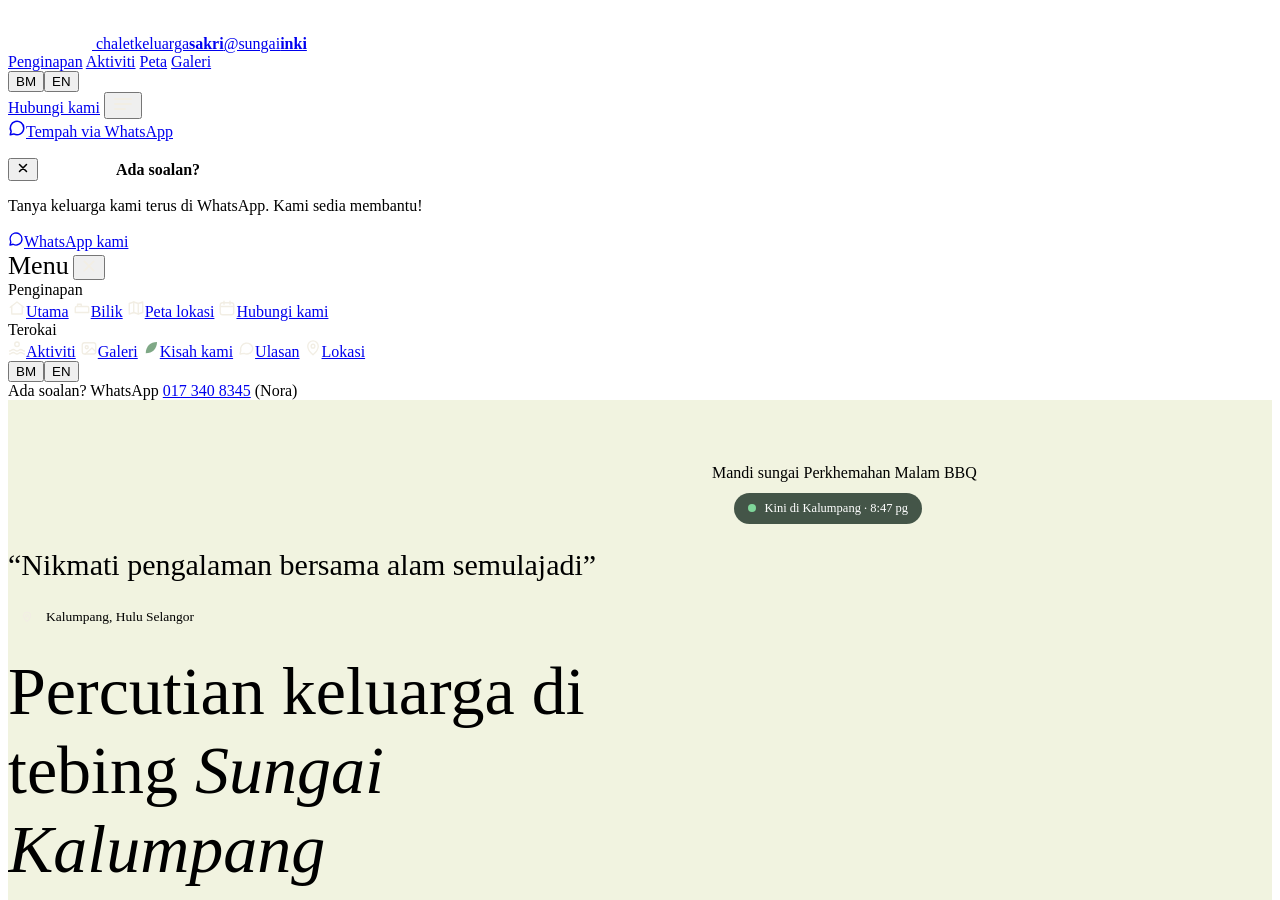
<file: index.html>
<!doctype html>
<html lang="ms">
<head>
<meta charset="utf-8">
<meta http-equiv="Content-Security-Policy" content="default-src 'self'; script-src 'self' 'unsafe-inline' 'unsafe-eval'; style-src 'self' 'unsafe-inline' https://fonts.googleapis.com; font-src https://fonts.gstatic.com; img-src 'self' data:; frame-src https://www.google.com; connect-src 'self'; object-src 'none'; base-uri 'self'; form-action 'none'">
<meta name="referrer" content="strict-origin-when-cross-origin">
<meta http-equiv="refresh" content="0; url=Main.dc.html">
<title>Chalet Keluarga Sakri</title>
<link rel="icon" href="brand/favicon.ico" sizes="any">
<link rel="icon" type="image/png" href="brand/favicon-64.png">
<link rel="apple-touch-icon" href="brand/apple-touch-icon.png">
<meta name="theme-color" content="#F1F3E0">
</head>
<body><a href="Main.dc.html">Chalet Keluarga Sakri</a></body>
</html>
</file>
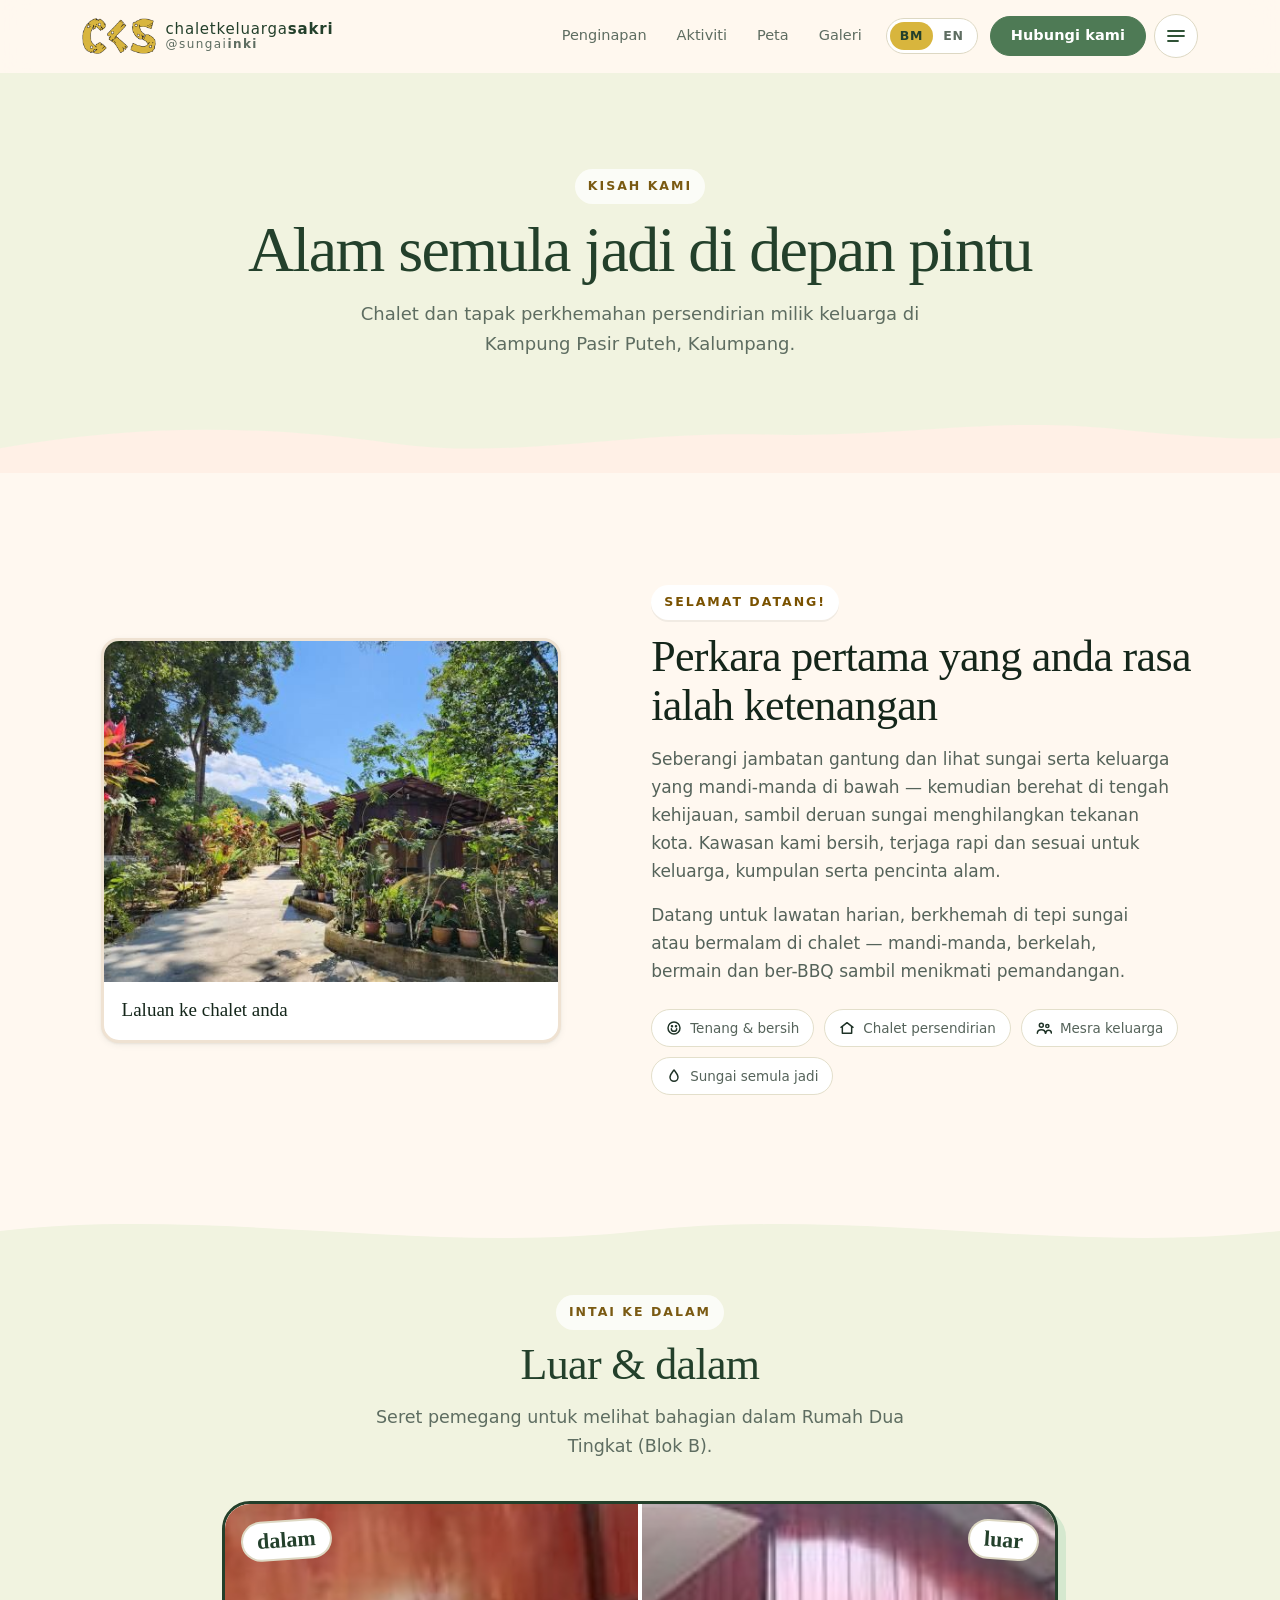
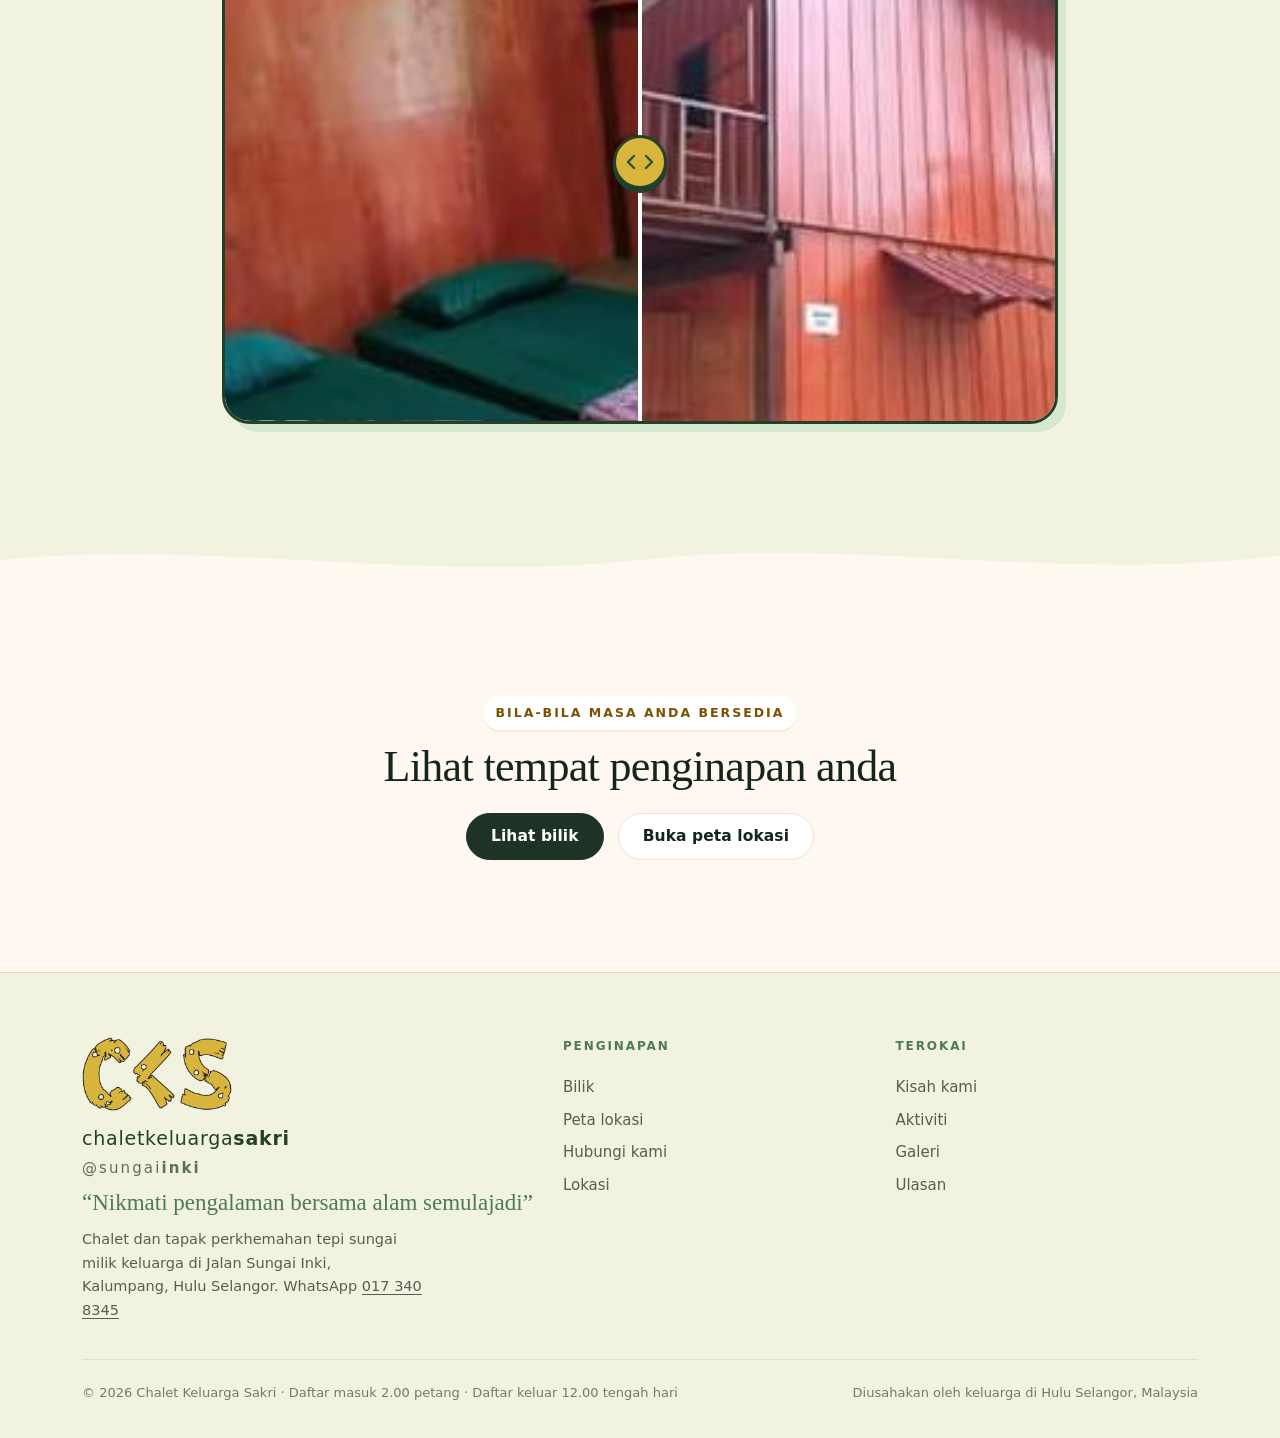
<file: About.dc.html>
<!doctype html>
<html lang="ms">
<head>
<meta charset="utf-8">
<meta http-equiv="Content-Security-Policy" content="default-src 'self'; script-src 'self' 'unsafe-inline' 'unsafe-eval'; style-src 'self' 'unsafe-inline' https://fonts.googleapis.com; font-src https://fonts.gstatic.com; img-src 'self' data:; frame-src https://www.google.com; connect-src 'self'; object-src 'none'; base-uri 'self'; form-action 'none'">
<meta name="referrer" content="strict-origin-when-cross-origin">
<meta name="viewport" content="width=device-width, initial-scale=1">
<title>Kisah Kami &mdash; Chalet Keluarga Sakri</title>
<link rel="icon" href="brand/favicon.ico" sizes="any">
<link rel="icon" type="image/png" href="brand/favicon-64.png">
<link rel="apple-touch-icon" href="brand/apple-touch-icon.png">
<meta name="theme-color" content="#F1F3E0">
<script src="./lang-en.js"></script>
<script src="./i18n.js"></script>
<script src="./support.js"></script>
</head>
<body>
<x-dc>
<helmet>
<link rel="preconnect" href="https://fonts.googleapis.com">
<link href="https://fonts.googleapis.com/css2?family=Allura&amp;family=Fraunces:ital,opsz,wght@0,9..144,300..600;1,9..144,300..500&amp;family=Inter:wght@400;500;600;700&amp;family=Quicksand:wght@400;700&amp;display=swap" rel="stylesheet">
<link rel="stylesheet" href="site.css">
<style>
  .story{display:grid; grid-template-columns:1fr 1.1fr; gap:clamp(30px,6vw,72px); align-items:center}
  .story .polaroid{max-width:460px; margin:0 auto}
  .story p{font-size:17px; color:var(--ink-2); margin:0 0 16px; max-width:520px}
  .story .pills{margin-top:24px}
  .pill svg{flex:0 0 auto}
  @media (max-width:860px){ .story{grid-template-columns:1fr} }

  #ba-track{position:relative; width:100%; aspect-ratio:16/10; border-radius:28px; overflow:hidden; cursor:ew-resize; user-select:none; -webkit-user-select:none; border:3px solid var(--forest); box-shadow:8px 8px 0 var(--leaf-3); touch-action:pan-y}
  #ba-track img{position:absolute; inset:0; width:100%; height:100%; object-fit:cover; pointer-events:none}
  #ba-after{position:absolute; inset:0; clip-path:inset(0 50% 0 0)}
  #ba-handle{position:absolute; top:0; bottom:0; left:50%; width:4px; background:var(--white); transform:translateX(-50%); cursor:ew-resize}
  #ba-knob{position:absolute; top:50%; left:50%; width:54px; height:54px; transform:translate(-50%,-50%); border-radius:50%; background:var(--sun); border:3px solid var(--forest); display:grid; place-items:center; box-shadow:0 4px 0 var(--forest); transition:transform .3s var(--bounce)}
  #ba-handle:hover #ba-knob{transform:translate(-50%,-50%) scale(1.1) rotate(-8deg)}
  .ba-tag{position:absolute; top:16px; padding:6px 14px; background:var(--white); border:2px solid var(--line); border-radius:999px; font-family:var(--hand); font-size:22px; font-weight:700; color:var(--forest); line-height:1.1}
  .ba-tag.in{left:16px; transform:rotate(-4deg)}
  .ba-tag.out{right:16px; transform:rotate(4deg)}
</style>
</helmet>

<div class="page">
  <dc-import name="Header" current="about"></dc-import>
  <dc-import name="PageHero" hills="#FFF0E6" kicker="kisah kami" title="Alam semula jadi di depan pintu" lede="Chalet dan tapak perkhemahan persendirian milik keluarga di Kampung Pasir Puteh, Kalumpang."></dc-import>

  <section class="theme-light p-peach">
    <div class="wrap story">
      <figure class="polaroid pop-in">
        <img src="./photos/path.jpg" alt="Laluan taman ke chalet">
        <figcaption>Laluan ke chalet anda</figcaption>
      </figure>
      <div>
        <div class="kicker pop-in">selamat datang!</div>
        <h2 class="pop-in">Perkara pertama yang anda rasa ialah ketenangan</h2>
        <p class="pop-in">Seberangi jambatan gantung dan lihat sungai serta keluarga yang mandi-manda di bawah &mdash; kemudian berehat di tengah kehijauan, sambil deruan sungai menghilangkan tekanan kota. Kawasan kami bersih, terjaga rapi dan sesuai untuk keluarga, kumpulan serta pencinta alam.</p>
        <p class="pop-in">Datang untuk lawatan harian, berkhemah di tepi sungai atau bermalam di chalet &mdash; mandi-manda, berkelah, bermain dan ber-BBQ sambil menikmati pemandangan.</p>
        <div class="pills pop-in">
          <span class="pill"><svg width="16" height="16" viewBox="0 0 24 24" fill="none" stroke="#F2EEE4" stroke-width="2.2" stroke-linecap="round"><circle cx="12" cy="12" r="9"/><path d="M8 13a4 4 0 0 0 8 0"/><circle cx="9" cy="9.5" r=".8" fill="#5E9A5C"/><circle cx="15" cy="9.5" r=".8" fill="#5E9A5C"/></svg>Tenang &amp; bersih</span>
          <span class="pill"><svg width="16" height="16" viewBox="0 0 24 24" fill="none" stroke="#F2EEE4" stroke-width="2.2" stroke-linecap="round" stroke-linejoin="round"><path d="M3 11 L12 4 L21 11"/><path d="M5 10v10h14V10"/></svg>Chalet persendirian</span>
          <span class="pill"><svg width="16" height="16" viewBox="0 0 24 24" fill="none" stroke="#F2EEE4" stroke-width="2.2" stroke-linecap="round"><circle cx="8" cy="8" r="3"/><circle cx="17" cy="9" r="2.4"/><path d="M2 20c0-3.3 2.7-5.5 6-5.5s6 2.2 6 5.5M14.5 20c.3-2.6 2-4.5 4.5-4.5 2.3 0 4 1.7 4 4"/></svg>Mesra keluarga</span>
          <span class="pill"><svg width="16" height="16" viewBox="0 0 24 24" fill="none" stroke="#F2EEE4" stroke-width="2.2" stroke-linecap="round" stroke-linejoin="round"><path d="M12 3C9 7 6 10 6 14a6 6 0 0 0 12 0c0-4-3-7-6-11z"/></svg>Sungai semula jadi</span>
        </div>
      </div>
    </div>
  </section>

  <svg class="divider" viewBox="0 0 1440 60" preserveAspectRatio="none" aria-hidden="true" style="background:#FFF8F0"><path d="M0 30 C240 0 480 60 720 30 C960 0 1200 60 1440 30 L1440 60 L0 60Z" fill="#F1F3E0"/></svg>
  <section class="bg-paper" style="padding-top:40px">
    <div class="wrap" style="max-width:900px">
      <div class="center">
        <div class="kicker pop-in">intai ke dalam</div>
        <h2 class="pop-in">Luar &amp; dalam</h2>
        <p class="lede pop-in">Seret pemegang untuk melihat bahagian dalam Rumah Dua Tingkat (Blok B).</p>
      </div>
      <div id="ba-track" class="pop-in" style="margin-top:40px" data-no-leaves>
        <img src="./photos/outside.jpg" alt="Rumah dua tingkat dari luar">
        <div id="ba-after">
          <img src="./photos/inside.jpg" alt="Bahagian dalam rumah dua tingkat">
          <span class="ba-tag in">dalam</span>
        </div>
        <span class="ba-tag out">luar</span>
        <div id="ba-handle" role="slider" tabindex="0" aria-label="Tunjuk bahagian dalam atau luar" aria-valuemin="0" aria-valuemax="100" aria-valuenow="50">
          <div id="ba-knob"><svg width="26" height="16" viewBox="0 0 26 16" fill="none" stroke="#F2EEE4" stroke-width="2.4" stroke-linecap="round" stroke-linejoin="round"><path d="M7 2 1 8l6 6M19 2l6 6-6 6"/></svg></div>
        </div>
      </div>
    </div>
  </section>
  <svg class="divider" viewBox="0 0 1440 60" preserveAspectRatio="none" aria-hidden="true" style="background:#FFF8F0"><path d="M0 0 L1440 0 L1440 24 C1200 60 960 0 720 30 C480 60 240 4 0 30Z" fill="#F1F3E0"/></svg>

  <section class="center theme-light p-butter">
    <div class="wrap">
      <div class="kicker pop-in">bila-bila masa anda bersedia</div>
      <h2 class="pop-in">Lihat tempat penginapan anda</h2>
      <div class="actions pop-in" style="margin-top:22px">
        <a href="Rooms.dc.html" class="btn btn-main">Lihat bilik</a>
        <a href="Map.dc.html" class="btn btn-soft">Buka peta lokasi</a>
      </div>
    </div>
  </section>

  <dc-import name="Footer"></dc-import>
</div>
</x-dc>
<script type="text/x-dc" data-dc-script data-props='{"$preview":{"width":1280,"height":2300}}'>
class Component extends DCLogic {
  renderVals() { return {}; }

  componentDidMount() {
    const track = document.getElementById('ba-track');
    const afterLayer = document.getElementById('ba-after');
    const handle = document.getElementById('ba-handle');
    if (!track || !afterLayer || !handle) return;

    let pos = 50, dragging = false;
    const apply = function (pct) {
      pos = Math.max(0, Math.min(100, pct));
      afterLayer.style.clipPath = 'inset(0 ' + (100 - pos) + '% 0 0)';
      handle.style.left = pos + '%';
      handle.setAttribute('aria-valuenow', String(Math.round(pos)));
    };
    const fromX = function (clientX) {
      const r = track.getBoundingClientRect();
      apply((clientX - r.left) / r.width * 100);
    };
    const onDown = function (e) { dragging = true; track.setPointerCapture && track.setPointerCapture(e.pointerId); fromX(e.clientX); };
    const onMove = function (e) { if (dragging) fromX(e.clientX); };
    const onUp = function () { dragging = false; };
    track.addEventListener('pointerdown', onDown);
    track.addEventListener('pointermove', onMove);
    track.addEventListener('pointerup', onUp);
    track.addEventListener('pointercancel', onUp);
    handle.addEventListener('keydown', function (e) {
      if (e.key === 'ArrowLeft') { apply(pos - 5); e.preventDefault(); }
      if (e.key === 'ArrowRight') { apply(pos + 5); e.preventDefault(); }
    });
  }
}
</script>
</body>
</html>
</file>
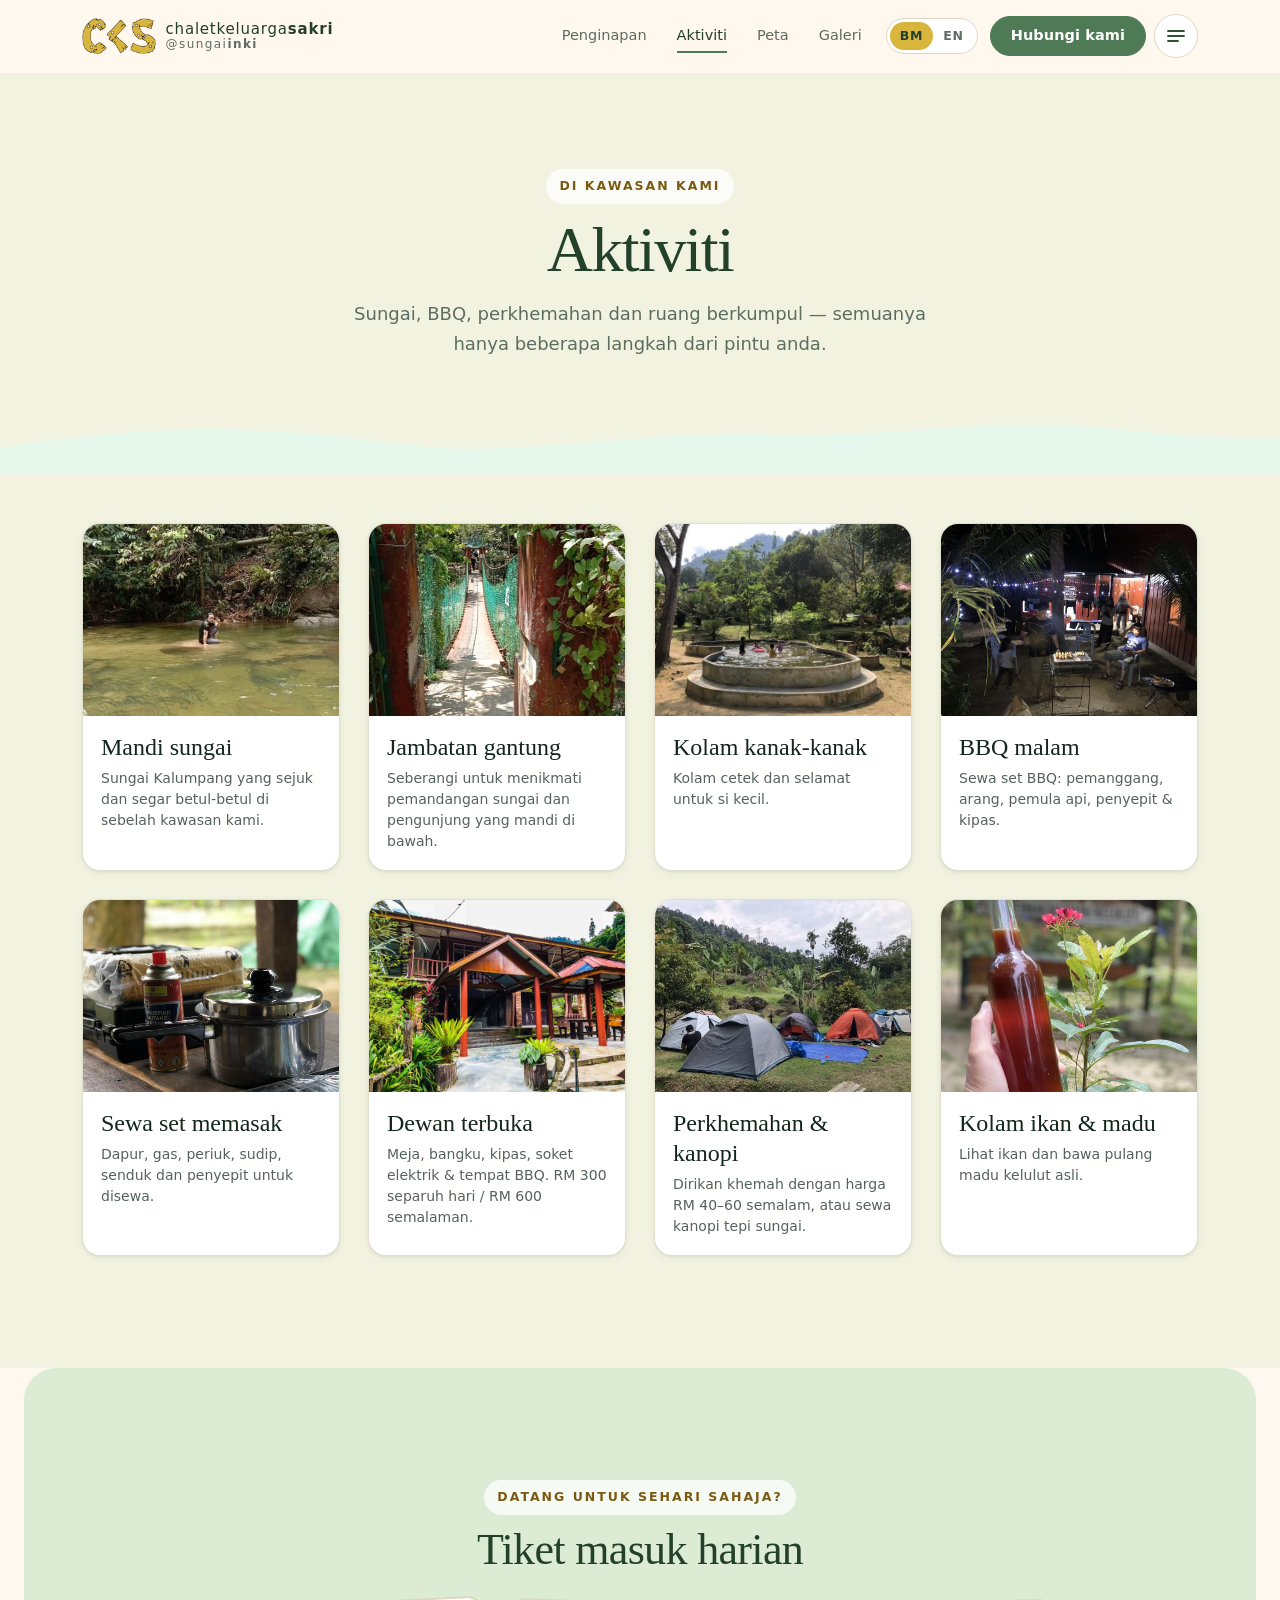
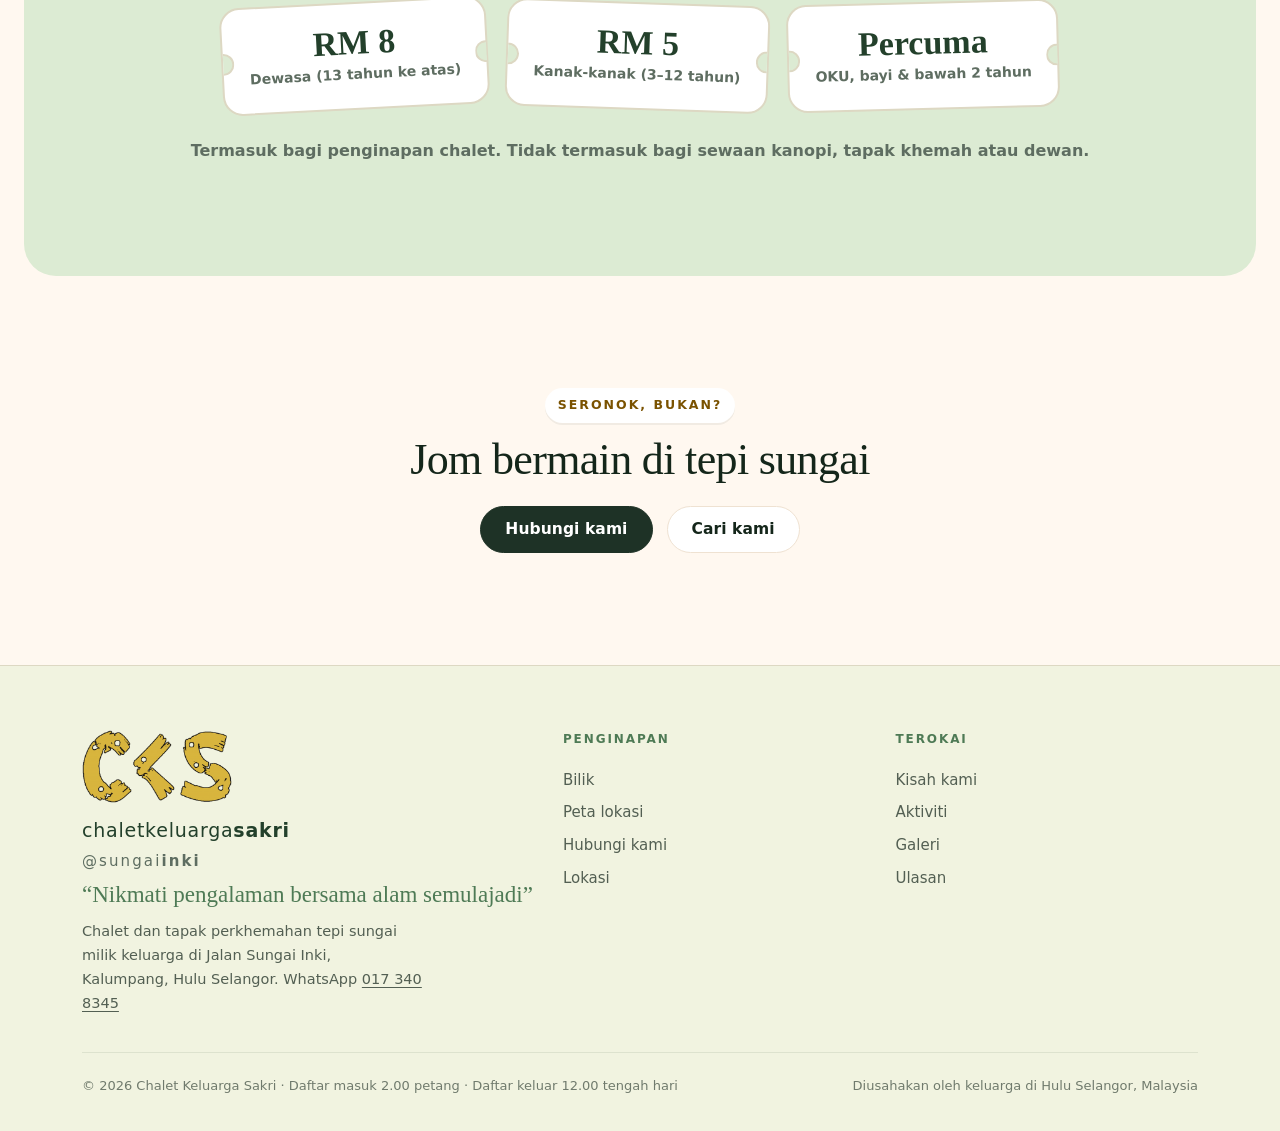
<file: Experience.dc.html>
<!doctype html>
<html lang="ms">
<head>
<meta charset="utf-8">
<meta http-equiv="Content-Security-Policy" content="default-src 'self'; script-src 'self' 'unsafe-inline' 'unsafe-eval'; style-src 'self' 'unsafe-inline' https://fonts.googleapis.com; font-src https://fonts.gstatic.com; img-src 'self' data:; frame-src https://www.google.com; connect-src 'self'; object-src 'none'; base-uri 'self'; form-action 'none'">
<meta name="referrer" content="strict-origin-when-cross-origin">
<meta name="viewport" content="width=device-width, initial-scale=1">
<title>Aktiviti &mdash; Chalet Keluarga Sakri</title>
<link rel="icon" href="brand/favicon.ico" sizes="any">
<link rel="icon" type="image/png" href="brand/favicon-64.png">
<link rel="apple-touch-icon" href="brand/apple-touch-icon.png">
<meta name="theme-color" content="#F1F3E0">
<script src="./lang-en.js"></script>
<script src="./i18n.js"></script>
<script src="./support.js"></script>
</head>
<body>
<x-dc>
<helmet>
<link rel="preconnect" href="https://fonts.googleapis.com">
<link href="https://fonts.googleapis.com/css2?family=Allura&amp;family=Fraunces:ital,opsz,wght@0,9..144,300..600;1,9..144,300..500&amp;family=Inter:wght@400;500;600;700&amp;family=Quicksand:wght@400;700&amp;display=swap" rel="stylesheet">
<link rel="stylesheet" href="site.css">
<style>
  .polaroids{margin-top:10px}
  .polaroid .cap{font-size:24px}
  .tickets{display:flex; flex-wrap:wrap; justify-content:center; gap:18px; margin-top:28px}
  .ticket{position:relative; min-width:180px; padding:20px 26px; background:var(--white); border:2px solid var(--line); border-radius:20px; text-align:center; transform:rotate(var(--t,0deg)); transition:transform .4s var(--bounce)}
  .ticket:nth-child(1){--t:-3deg}.ticket:nth-child(2){--t:2deg}.ticket:nth-child(3){--t:-1.5deg}
  .ticket:hover{transform:rotate(0) translateY(-4px)}
  .ticket::before,.ticket::after{content:''; position:absolute; top:50%; width:18px; height:18px; margin-top:-9px; border-radius:50%; background:var(--mint); border:2px solid var(--line)}
  .ticket::before{left:-11px; clip-path:inset(0 0 0 50%)}
  .ticket::after{right:-11px; clip-path:inset(0 50% 0 0)}
  .ticket b{display:block; font-family:var(--round); font-weight:600; font-size:34px; color:var(--forest); line-height:1.1}
  .ticket span{font-size:14px; font-weight:700; color:var(--ink-2)}
</style>
</helmet>

<div class="page">
  <dc-import name="Header" current="experience"></dc-import>
  <dc-import name="PageHero" hills="#E6F7EC" kicker="di kawasan kami" title="Aktiviti" lede="Sungai, BBQ, perkhemahan dan ruang berkumpul &mdash; semuanya hanya beberapa langkah dari pintu anda."></dc-import>

  <section class="theme-light p-mint" style="padding-top:40px">
    <div class="wrap">
      <div class="polaroids four">
        <figure class="polaroid pop-in"><img src="./photos/river.jpg" alt="Mandi sungai semula jadi" loading="lazy"><figcaption class="cap">mandi sungai<small>Sungai Kalumpang yang sejuk dan segar betul-betul di sebelah kawasan kami.</small></figcaption></figure>
        <figure class="polaroid pop-in"><img src="./photos/bridge.jpg" alt="Jambatan gantung" loading="lazy"><figcaption class="cap">jambatan gantung<small>Seberangi untuk menikmati pemandangan sungai dan pengunjung yang mandi di bawah.</small></figcaption></figure>
        <figure class="polaroid pop-in"><img src="./photos/pool.jpg" alt="Kolam kanak-kanak" loading="lazy"><figcaption class="cap">kolam kanak-kanak<small>Kolam cetek dan selamat untuk si kecil.</small></figcaption></figure>
        <figure class="polaroid pop-in"><img src="./photos/night.jpg" alt="BBQ waktu malam" loading="lazy"><figcaption class="cap">BBQ malam<small>Sewa set BBQ: pemanggang, arang, pemula api, penyepit &amp; kipas.</small></figcaption></figure>
        <figure class="polaroid pop-in"><img src="./photos/cook.jpg" alt="Set memasak" loading="lazy"><figcaption class="cap">sewa set memasak<small>Dapur, gas, periuk, sudip, senduk dan penyepit untuk disewa.</small></figcaption></figure>
        <figure class="polaroid pop-in"><img src="./photos/hall.jpg" alt="Dewan serbaguna terbuka" loading="lazy"><figcaption class="cap">dewan terbuka<small>Meja, bangku, kipas, soket elektrik &amp; tempat BBQ. RM 300 separuh hari / RM 600 semalaman.</small></figcaption></figure>
        <figure class="polaroid pop-in"><img src="./photos/tents.jpg" alt="Perkhemahan dan kanopi" loading="lazy"><figcaption class="cap">perkhemahan &amp; kanopi<small>Dirikan khemah dengan harga RM 40–60 semalam, atau sewa kanopi tepi sungai.</small></figcaption></figure>
        <figure class="polaroid pop-in"><img src="./photos/honey.jpg" alt="Madu kelulut" loading="lazy"><figcaption class="cap">kolam ikan &amp; madu<small>Lihat ikan dan bawa pulang madu kelulut asli.</small></figcaption></figure>
      </div>
    </div>
  </section>

  <section class="bg-mint round-block center">
    <div class="wrap">
      <div class="kicker pop-in">datang untuk sehari sahaja?</div>
      <h2 class="pop-in">Tiket masuk harian</h2>
      <div class="tickets pop-in">
        <div class="ticket"><b>RM 8</b><span>Dewasa (13 tahun ke atas)</span></div>
        <div class="ticket"><b>RM 5</b><span>Kanak-kanak (3–12 tahun)</span></div>
        <div class="ticket"><b>Percuma</b><span>OKU, bayi &amp; bawah 2 tahun</span></div>
      </div>
      <p class="muted pop-in" style="margin:28px 0 0; font-weight:600">Termasuk bagi penginapan chalet. Tidak termasuk bagi sewaan kanopi, tapak khemah atau dewan.</p>
    </div>
  </section>

  <section class="center theme-light p-butter">
    <div class="wrap">
      <div class="kicker pop-in">seronok, bukan?</div>
      <h2 class="pop-in">Jom bermain di tepi sungai</h2>
      <div class="actions pop-in" style="margin-top:22px">
        <a href="Booking.dc.html" class="btn btn-main">Hubungi kami</a>
        <a href="Location.dc.html" class="btn btn-soft">Cari kami</a>
      </div>
    </div>
  </section>

  <dc-import name="Footer"></dc-import>
</div>
</x-dc>
<script type="text/x-dc" data-dc-script data-props='{"$preview":{"width":1280,"height":1800}}'>
class Component extends DCLogic {
  renderVals() { return {}; }
}
</script>
</body>
</html>
</file>
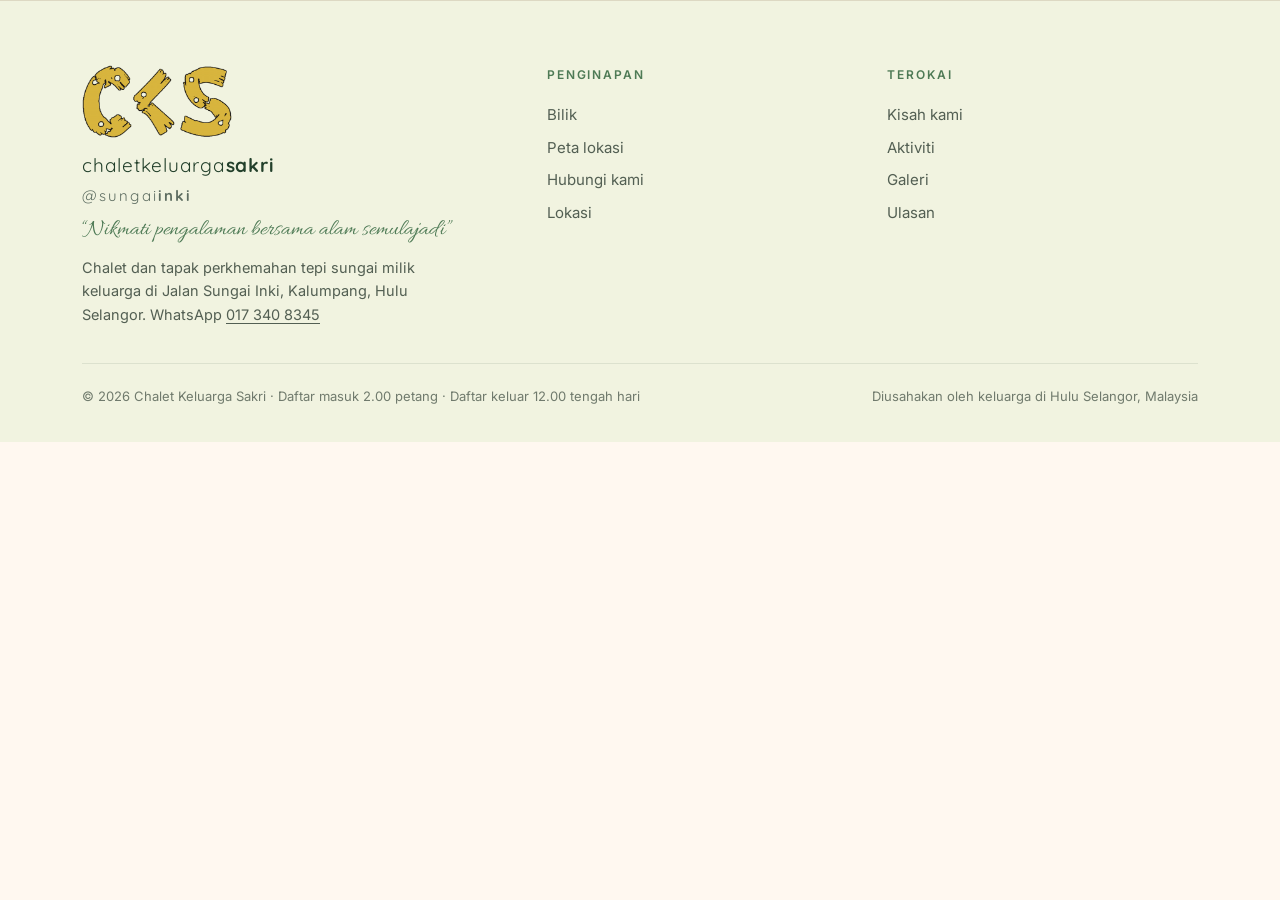
<file: Footer.dc.html>
<!doctype html>
<html lang="ms">
<head>
<meta charset="utf-8">
<title>Site Footer</title>
<script src="./lang-en.js"></script>
<script src="./i18n.js"></script>
<script src="./support.js"></script>
</head>
<body>
<x-dc>
<helmet>
<link rel="preconnect" href="https://fonts.googleapis.com">
<link href="https://fonts.googleapis.com/css2?family=Allura&amp;family=Fraunces:ital,opsz,wght@0,9..144,300..600;1,9..144,300..500&amp;family=Inter:wght@400;500;600;700&amp;family=Quicksand:wght@400;700&amp;display=swap" rel="stylesheet">
<link rel="stylesheet" href="site.css">
</helmet>

<footer class="site-footer">
  <svg class="hills" viewBox="0 0 1440 70" preserveAspectRatio="none" aria-hidden="true"><path d="M0 70 L0 44 C120 16 240 16 360 38 C480 58 600 14 760 26 C920 38 1040 8 1200 26 C1300 36 1380 34 1440 30 L1440 70Z" fill="#2F4A33"/></svg>
  <div class="foot-body">
    <div class="wrap">
      <div class="foot-top">
        <div>
          <div class="foot-brand">
            <img src="brand/cks-mark-sm.png" alt="Logo CKS, Chalet Keluarga Sakri" width="150" height="73">
            <div class="lw-1">chaletkeluarga<b>sakri</b></div>
            <div class="lw-2">@sungai<b>inki</b></div>
            <div class="tagline">&ldquo;Nikmati pengalaman bersama alam semulajadi&rdquo;</div>
          </div>
          <p class="foot-about">Chalet dan tapak perkhemahan tepi sungai milik keluarga di Jalan Sungai Inki, Kalumpang, Hulu Selangor. WhatsApp <a href="https://wa.me/60173408345" target="_blank" rel="noopener" style="text-decoration:underline; text-underline-offset:3px">017 340 8345</a></p>
        </div>
        <nav class="foot-col" aria-label="Penginapan">
          <h4>Penginapan</h4>
          <a href="Rooms.dc.html">Bilik</a>
          <a href="Map.dc.html">Peta lokasi</a>
          <a href="Booking.dc.html">Hubungi kami</a>
          <a href="Location.dc.html">Lokasi</a>
        </nav>
        <nav class="foot-col" aria-label="Terokai">
          <h4>Terokai</h4>
          <a href="About.dc.html">Kisah kami</a>
          <a href="Experience.dc.html">Aktiviti</a>
          <a href="Gallery.dc.html">Galeri</a>
          <a href="Reviews.dc.html">Ulasan</a>
        </nav>
      </div>
      <div class="foot-bottom">
        <span>&copy; 2026 Chalet Keluarga Sakri · Daftar masuk 2.00 petang · Daftar keluar 12.00 tengah hari</span>
        <span>Diusahakan oleh keluarga di Hulu Selangor, Malaysia</span>
      </div>
    </div>
  </div>
</footer>
</x-dc>
<script type="text/x-dc" data-dc-script data-props='{"$preview":{"width":1280,"height":320}}'>
class Component extends DCLogic {
  renderVals() { return {}; }
}
</script>
</body>
</html>
</file>
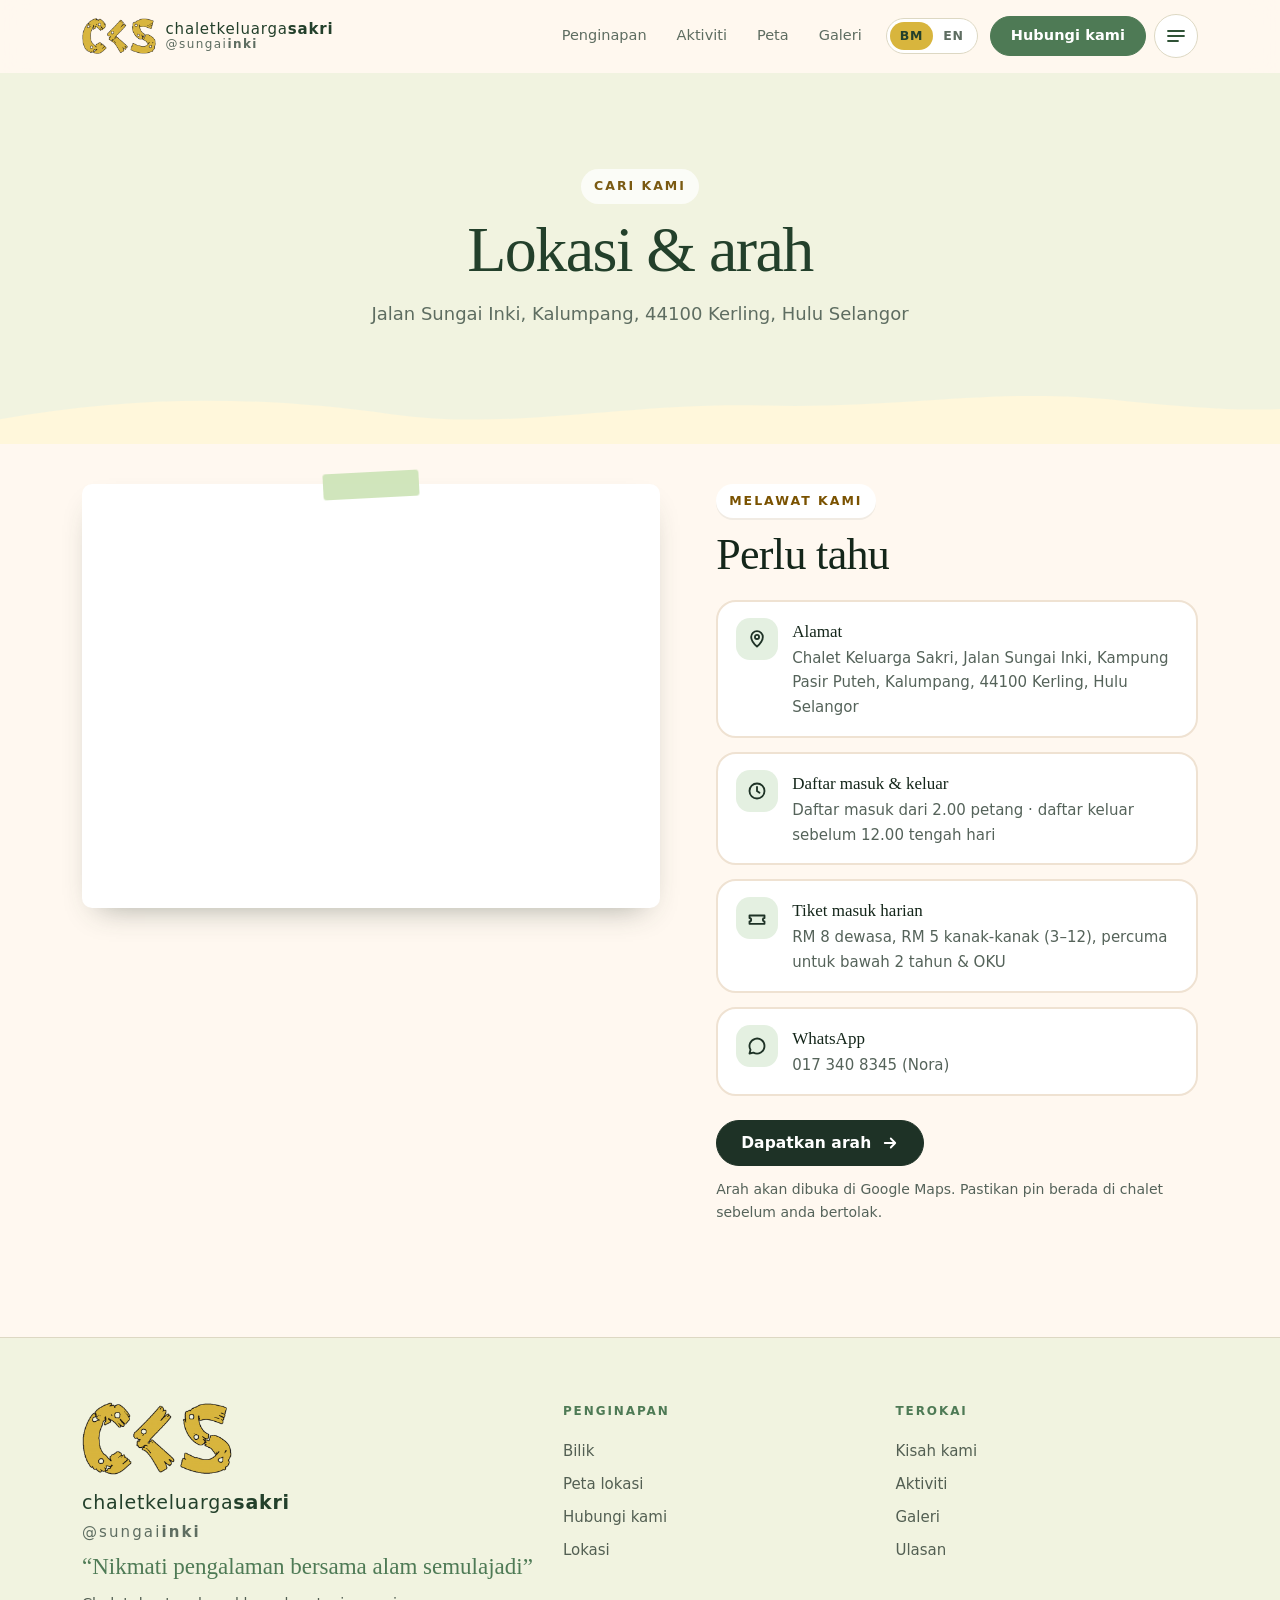
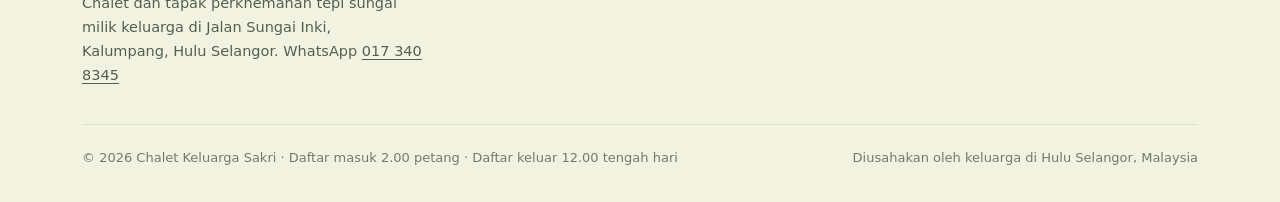
<file: Location.dc.html>
<!doctype html>
<html lang="ms">
<head>
<meta charset="utf-8">
<meta http-equiv="Content-Security-Policy" content="default-src 'self'; script-src 'self' 'unsafe-inline' 'unsafe-eval'; style-src 'self' 'unsafe-inline' https://fonts.googleapis.com; font-src https://fonts.gstatic.com; img-src 'self' data:; frame-src https://www.google.com; connect-src 'self'; object-src 'none'; base-uri 'self'; form-action 'none'">
<meta name="referrer" content="strict-origin-when-cross-origin">
<meta name="viewport" content="width=device-width, initial-scale=1">
<title>Lokasi &mdash; Chalet Keluarga Sakri</title>
<link rel="icon" href="brand/favicon.ico" sizes="any">
<link rel="icon" type="image/png" href="brand/favicon-64.png">
<link rel="apple-touch-icon" href="brand/apple-touch-icon.png">
<meta name="theme-color" content="#F1F3E0">
<script src="./lang-en.js"></script>
<script src="./i18n.js"></script>
<script src="./support.js"></script>
</head>
<body>
<x-dc>
<helmet>
<link rel="preconnect" href="https://fonts.googleapis.com">
<link href="https://fonts.googleapis.com/css2?family=Allura&amp;family=Fraunces:ital,opsz,wght@0,9..144,300..600;1,9..144,300..500&amp;family=Inter:wght@400;500;600;700&amp;family=Quicksand:wght@400;700&amp;display=swap" rel="stylesheet">
<link rel="stylesheet" href="site.css">
<style>
  .loc{display:grid; grid-template-columns:1.2fr 1fr; gap:clamp(24px,5vw,56px); align-items:start}
  .map-frame{position:relative; background:var(--white); padding:12px; border-radius:10px; box-shadow:0 14px 30px -16px rgba(44,58,46,.45); transform:rotate(-1.2deg)}
  .map-frame::before{content:''; position:absolute; top:-12px; left:50%; width:96px; height:26px; transform:translateX(-50%) rotate(-3deg); background:rgba(203,227,181,.9); border-radius:3px; z-index:1}
  .map-frame iframe{display:block; width:100%; height:400px; border:0; border-radius:4px}
  .info{display:grid; gap:14px}
  .info-row{display:flex; gap:14px; align-items:flex-start; background:var(--white); border:2px solid var(--line); border-radius:20px; padding:16px 18px}
  .info-ic{width:42px; height:42px; flex:0 0 auto; border-radius:14px; background:var(--mint); display:grid; place-items:center}
  .info-k{font-family:var(--round); font-weight:500; color:var(--forest); font-size:17px}
  .info-v{font-size:15px; color:var(--ink-2)}
  @media (max-width:860px){ .loc{grid-template-columns:1fr} .map-frame{transform:none} }
</style>
</helmet>

<div class="page">
  <dc-import name="Header" current="location"></dc-import>
  <dc-import name="PageHero" hills="#FFF7DB" kicker="cari kami" title="Lokasi &amp; arah" lede="Jalan Sungai Inki, Kalumpang, 44100 Kerling, Hulu Selangor"></dc-import>

  <section class="theme-light p-butter" style="padding-top:40px">
    <div class="wrap loc">
      <div class="map-frame pop-in">
        <iframe title="Peta ke Chalet Keluarga Sakri" src="https://www.google.com/maps?q=Chalet+Keluarga+Sakri,+Jalan+Sungai+Inki,+Kalumpang,+44100+Kerling,+Selangor,+Malaysia&amp;output=embed" loading="lazy" referrerpolicy="no-referrer-when-downgrade"></iframe>
      </div>
      <div>
        <div class="kicker pop-in">melawat kami</div>
        <h2 class="pop-in" style="margin-bottom:20px">Perlu tahu</h2>
        <div class="info">
          <div class="info-row pop-in">
            <span class="info-ic"><svg width="20" height="20" viewBox="0 0 24 24" fill="none" stroke="#F2EEE4" stroke-width="2.2" stroke-linecap="round" stroke-linejoin="round"><path d="M12 21s-7-6.1-7-11.5A7 7 0 0 1 19 9.5C19 14.9 12 21 12 21z"/><circle cx="12" cy="9.5" r="2.5"/></svg></span>
            <div><div class="info-k">Alamat</div><div class="info-v">Chalet Keluarga Sakri, Jalan Sungai Inki, Kampung Pasir Puteh, Kalumpang, 44100 Kerling, Hulu Selangor</div></div>
          </div>
          <div class="info-row pop-in">
            <span class="info-ic"><svg width="20" height="20" viewBox="0 0 24 24" fill="none" stroke="#F2EEE4" stroke-width="2.2" stroke-linecap="round"><circle cx="12" cy="12" r="9"/><path d="M12 7v5l3 2"/></svg></span>
            <div><div class="info-k">Daftar masuk &amp; keluar</div><div class="info-v">Daftar masuk dari 2.00 petang &middot; daftar keluar sebelum 12.00 tengah hari</div></div>
          </div>
          <div class="info-row pop-in">
            <span class="info-ic"><svg width="20" height="20" viewBox="0 0 24 24" fill="none" stroke="#F2EEE4" stroke-width="2.2" stroke-linecap="round" stroke-linejoin="round"><path d="M3 9h18v3a2 2 0 0 0 0 4v3H3v-3a2 2 0 0 0 0-4z"/></svg></span>
            <div><div class="info-k">Tiket masuk harian</div><div class="info-v">RM 8 dewasa, RM 5 kanak-kanak (3&ndash;12), percuma untuk bawah 2 tahun &amp; OKU</div></div>
          </div>
          <div class="info-row pop-in">
            <span class="info-ic"><svg width="20" height="20" viewBox="0 0 24 24" fill="none" stroke="#F2EEE4" stroke-width="2.2" stroke-linecap="round" stroke-linejoin="round"><path d="M21 12a9 9 0 0 1-13.3 7.9L3 21l1.2-4.5A9 9 0 1 1 21 12z"/></svg></span>
            <div><div class="info-k">WhatsApp</div><div class="info-v">017 340 8345 (Nora)</div></div>
          </div>
        </div>
        <div class="pop-in" style="margin-top:24px">
          <a href="https://www.google.com/maps/dir/?api=1&amp;destination=Chalet+Keluarga+Sakri,+Jalan+Sungai+Inki,+Kalumpang,+44100+Kerling,+Selangor" target="_blank" rel="noopener" class="btn btn-main">Dapatkan arah
            <svg width="18" height="18" viewBox="0 0 24 24" fill="none" stroke="currentColor" stroke-width="2.4" stroke-linecap="round" stroke-linejoin="round" aria-hidden="true"><path d="M5 12h14M13 6l6 6-6 6"/></svg>
          </a>
          <p class="muted small" style="margin:12px 0 0">Arah akan dibuka di Google Maps. Pastikan pin berada di chalet sebelum anda bertolak.</p>
        </div>
      </div>
    </div>
  </section>

  <dc-import name="Footer"></dc-import>
</div>
</x-dc>
<script type="text/x-dc" data-dc-script data-props='{"$preview":{"width":1280,"height":1300}}'>
class Component extends DCLogic {
  renderVals() { return {}; }
}
</script>
</body>
</html>
</file>
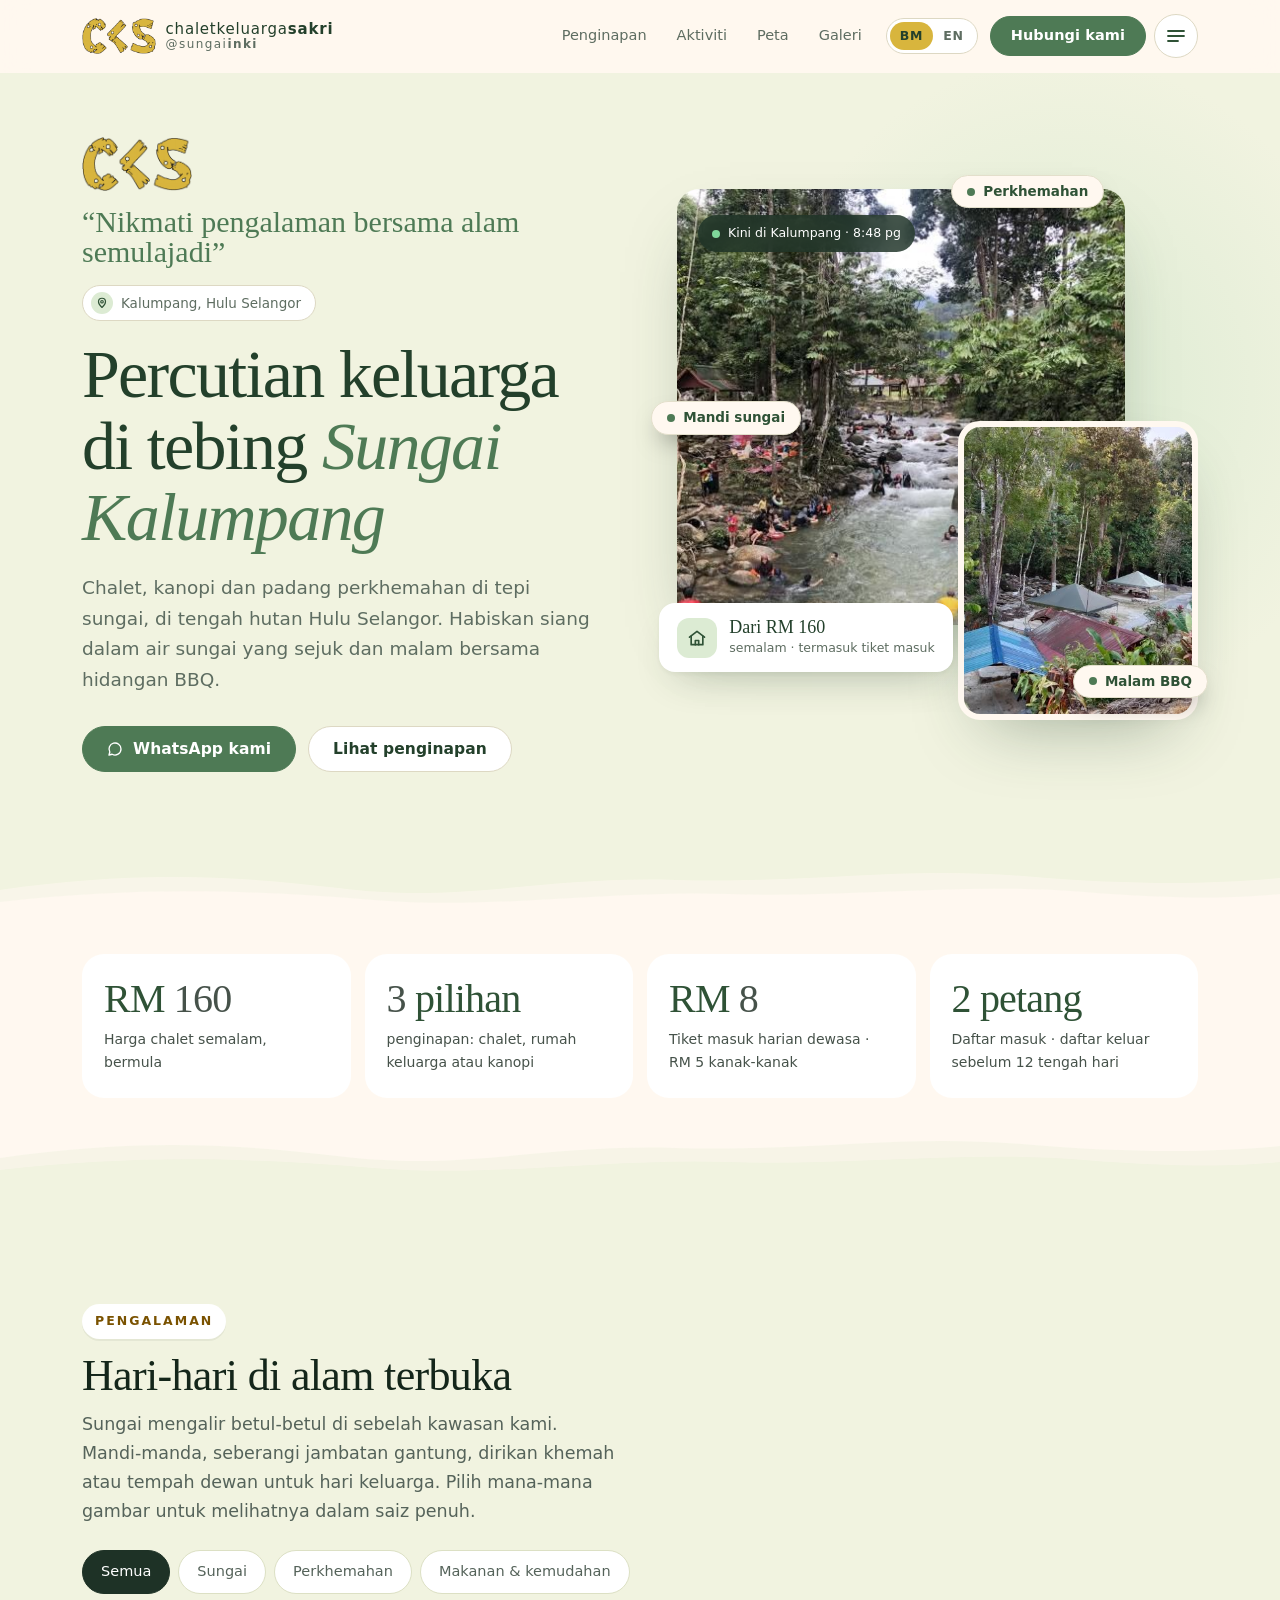
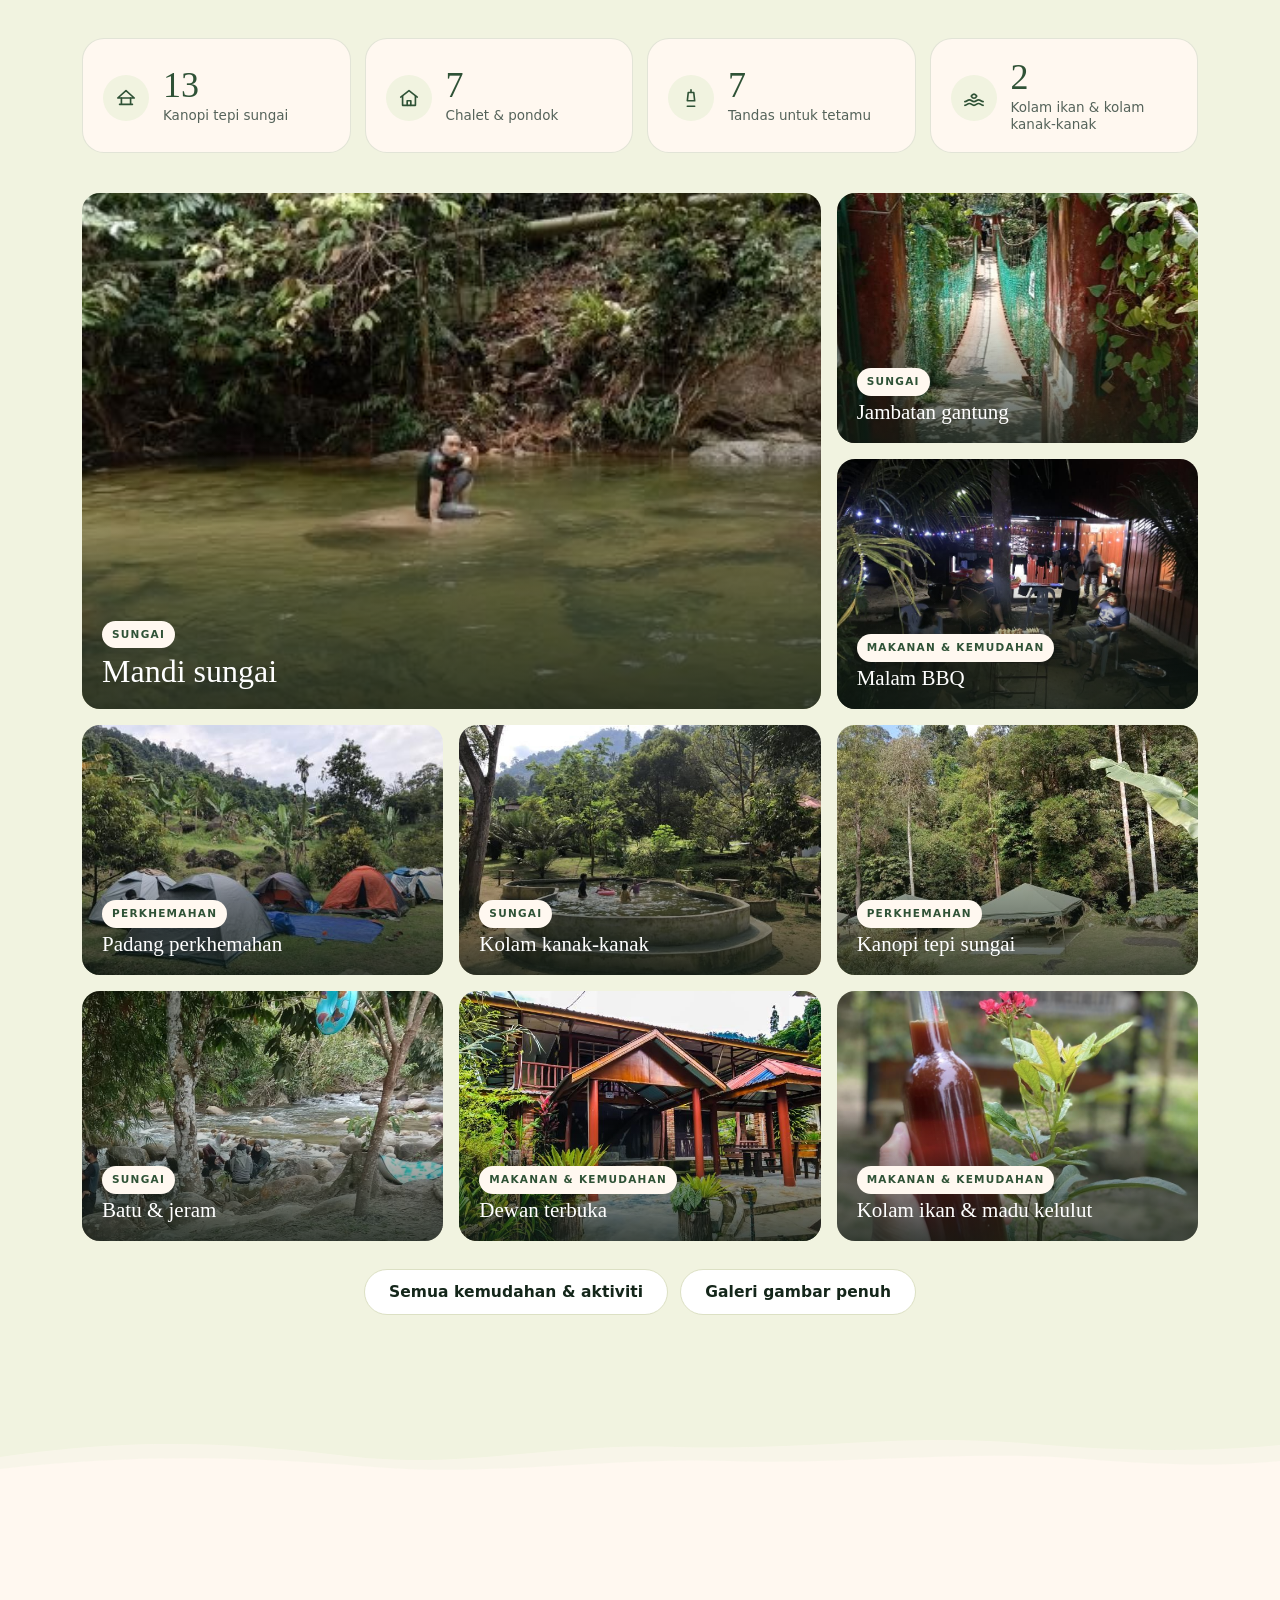
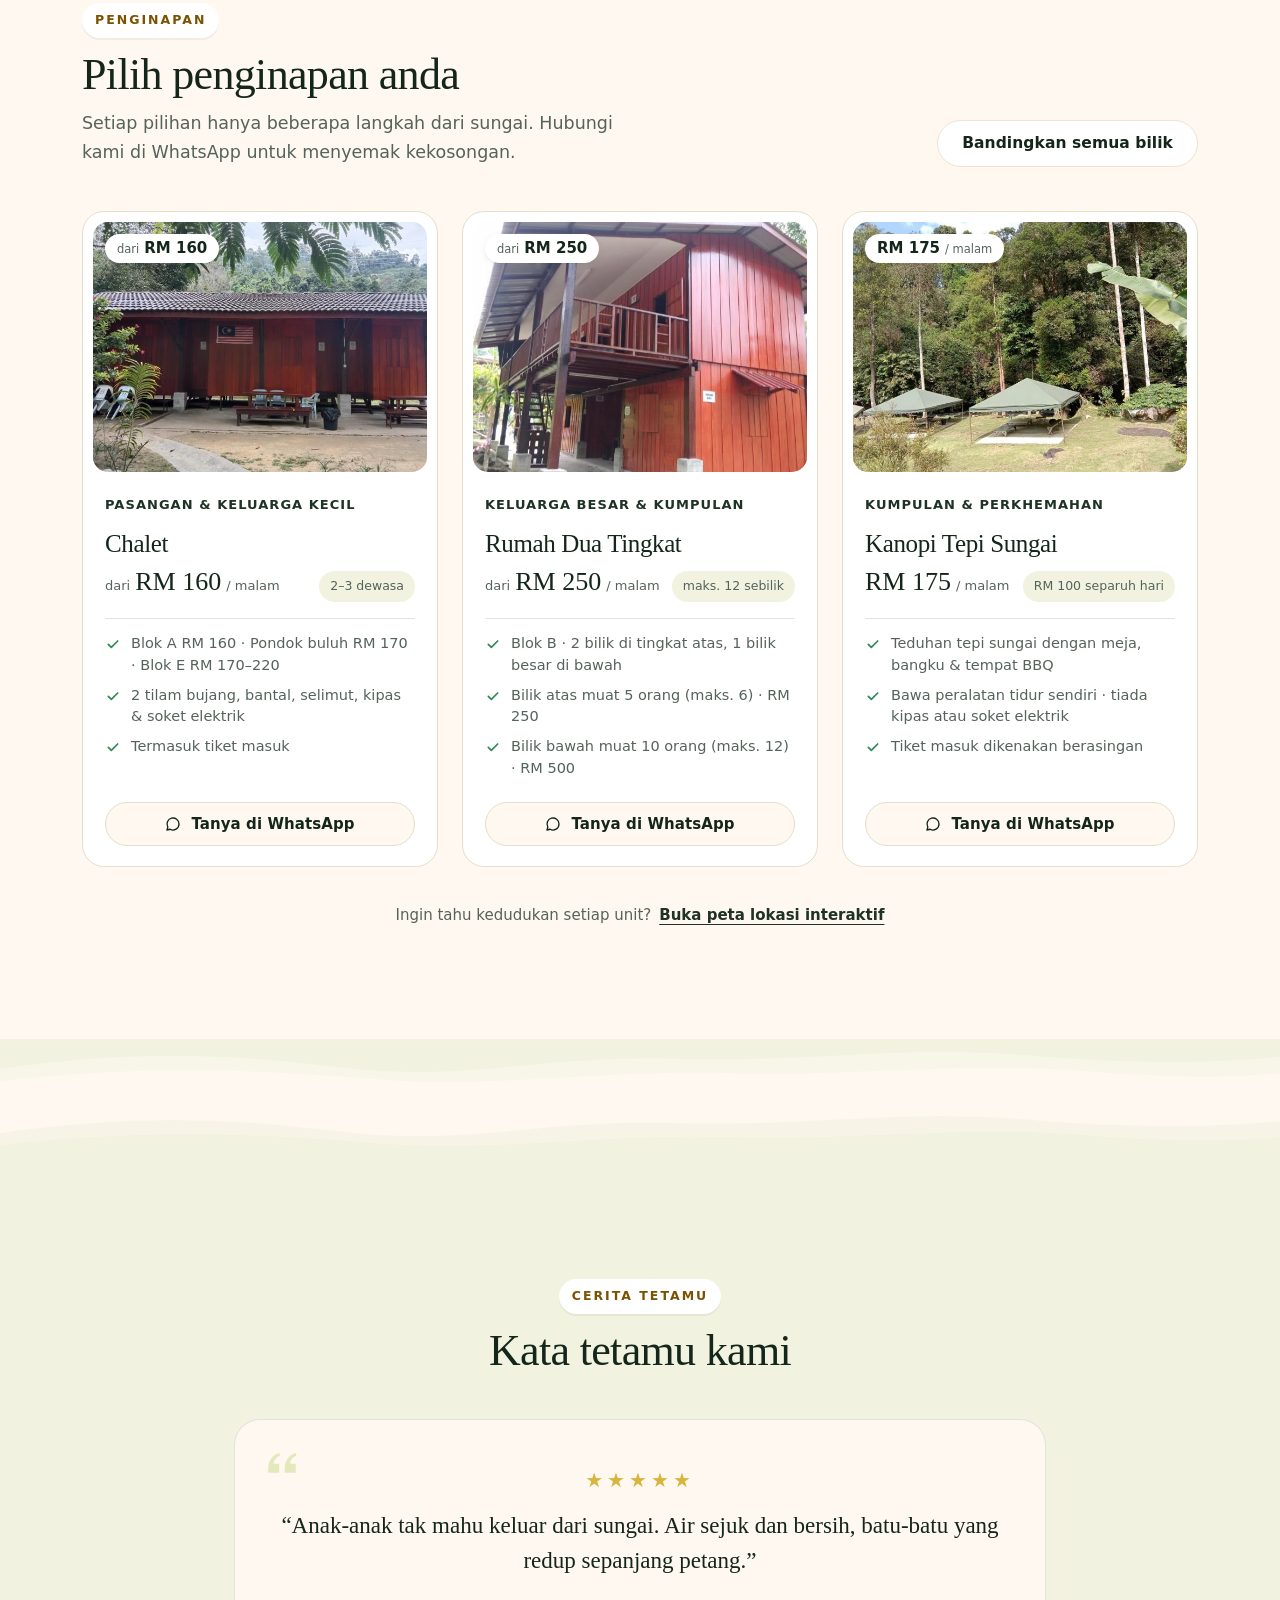
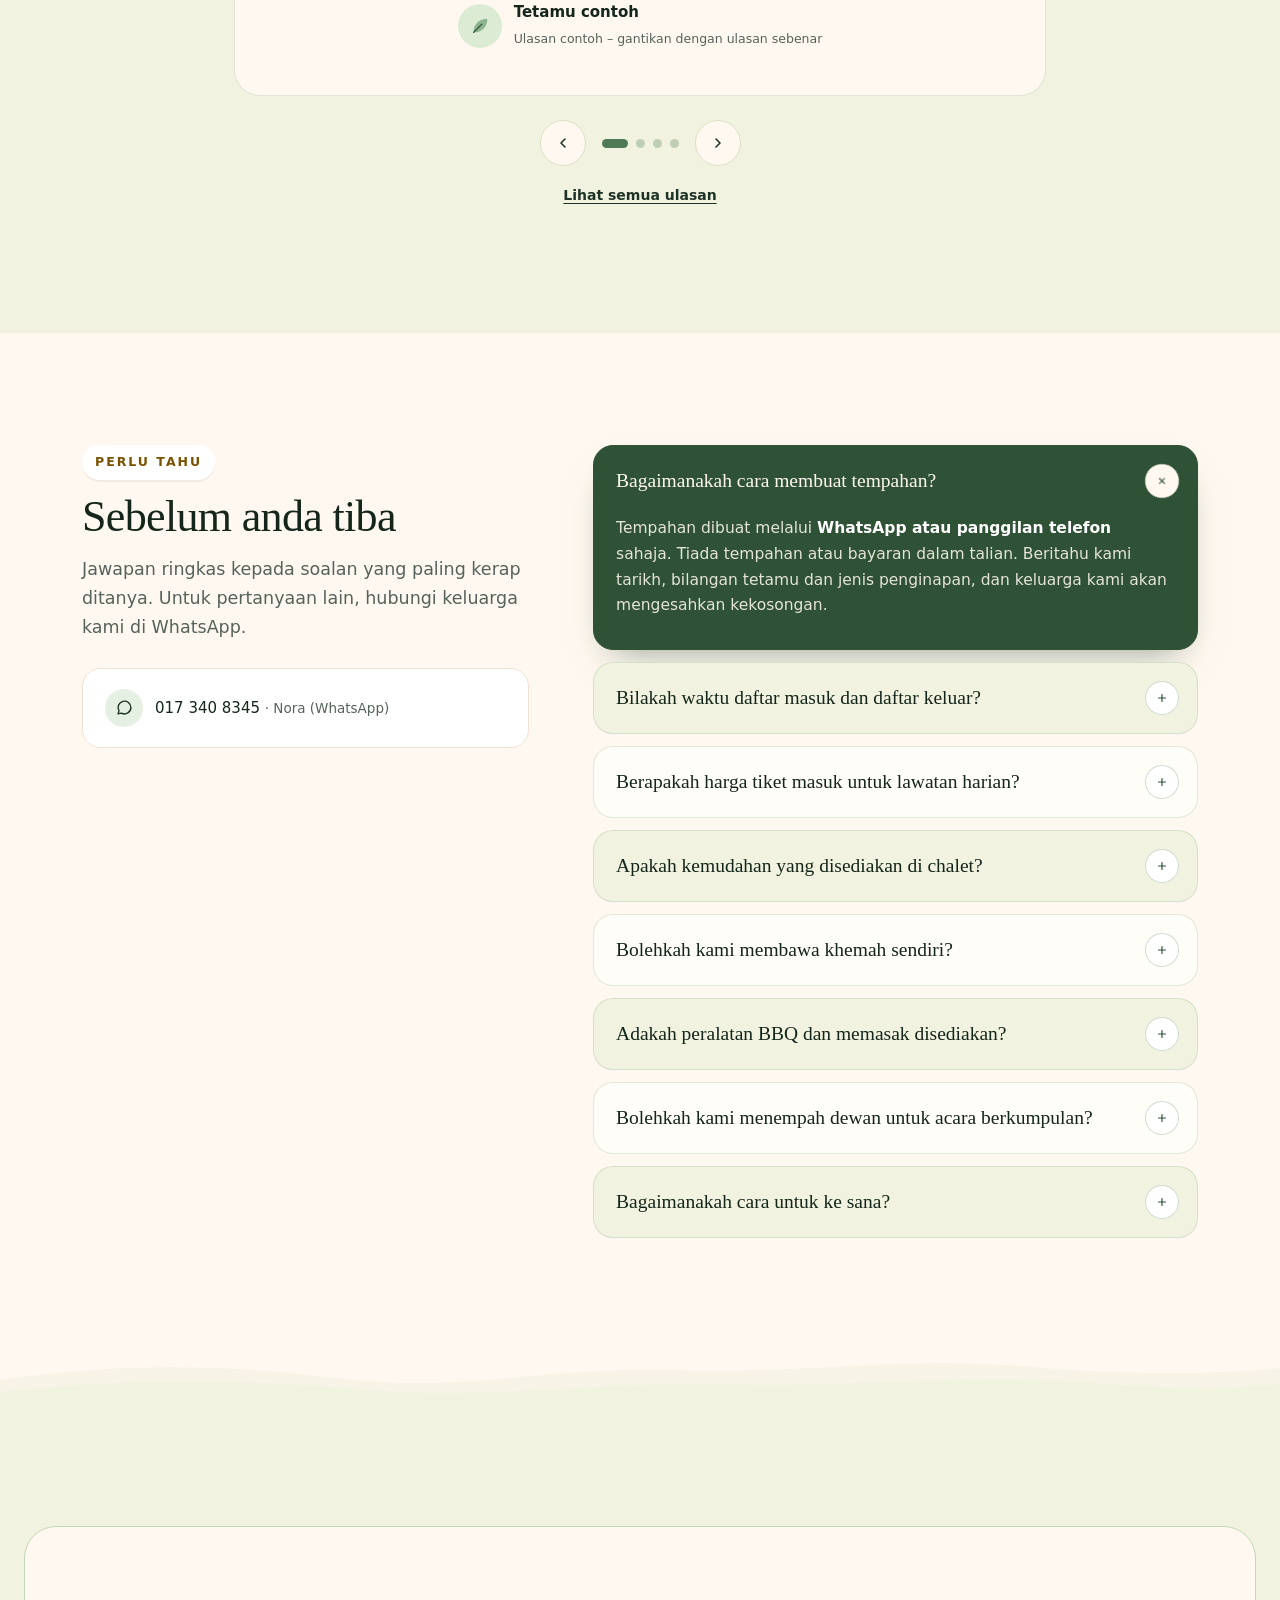
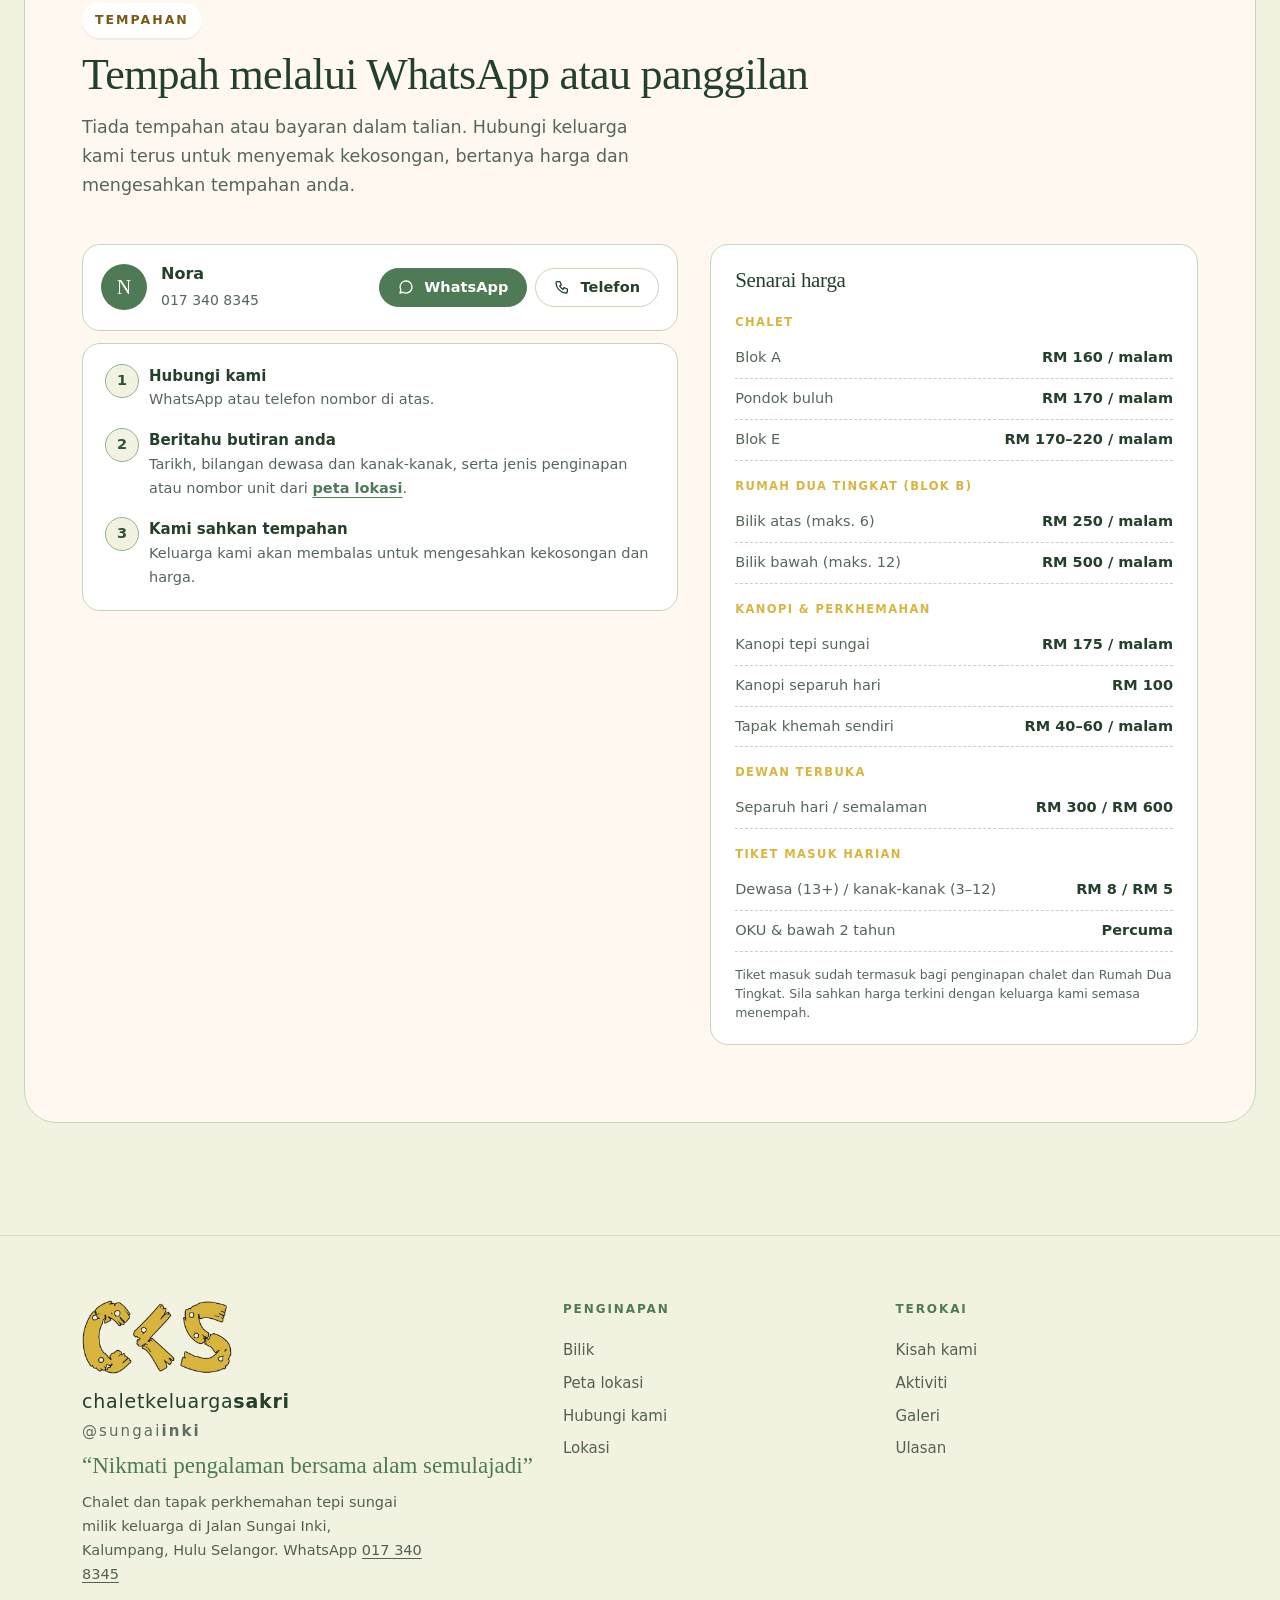
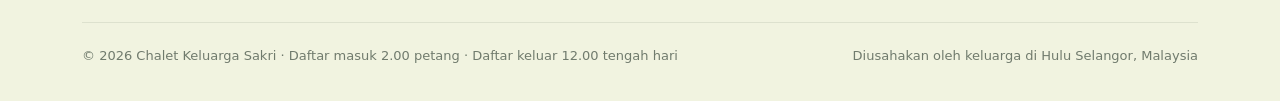
<file: Main.dc.html>
<!doctype html>
<html lang="ms">
<head>
<meta charset="utf-8">
<meta http-equiv="Content-Security-Policy" content="default-src 'self'; script-src 'self' 'unsafe-inline' 'unsafe-eval'; style-src 'self' 'unsafe-inline' https://fonts.googleapis.com; font-src https://fonts.gstatic.com; img-src 'self' data:; frame-src https://www.google.com; connect-src 'self'; object-src 'none'; base-uri 'self'; form-action 'none'">
<meta name="referrer" content="strict-origin-when-cross-origin">
<meta name="viewport" content="width=device-width, initial-scale=1">
<title>Chalet Keluarga Sakri &mdash; Chalet &amp; Perkhemahan Tepi Sungai di Hulu Selangor</title>
<meta name="description" content="Chalet dan tapak perkhemahan tepi sungai milik keluarga di Kalumpang, Hulu Selangor. Mandi sungai, kanopi tepi sungai, berkhemah dan malam BBQ. Chalet dari RM 160 semalam.">
<link rel="icon" href="brand/favicon.ico" sizes="any">
<link rel="icon" type="image/png" href="brand/favicon-64.png">
<link rel="apple-touch-icon" href="brand/apple-touch-icon.png">
<meta name="theme-color" content="#F1F3E0">
<script src="./lang-en.js"></script>
<script src="./i18n.js"></script>
<script src="./support.js"></script>
</head>
<body>
<x-dc>
<helmet>
<link rel="preconnect" href="https://fonts.googleapis.com">
<link href="https://fonts.googleapis.com/css2?family=Allura&amp;family=Fraunces:ital,opsz,wght@0,9..144,300..600;1,9..144,300..500&amp;family=Inter:wght@400;500;600;700&amp;family=Quicksand:wght@400;700&amp;display=swap" rel="stylesheet">
<link rel="stylesheet" href="site.css">
<style>
  /* ---------- hero ---------- */
  .nature-hero{background:#F1F3E0}
  .hero{padding:clamp(28px,5vw,64px) 0 clamp(56px,7vw,88px); position:relative; overflow:hidden}
  .hero::before{content:''; position:absolute; inset:0 0 auto auto; width:56%; height:100%; background:radial-gradient(60% 60% at 70% 40%, var(--mint) 0%, transparent 70%); pointer-events:none}
  .hero-grid{position:relative; display:grid; grid-template-columns:1.02fr 1fr; gap:clamp(28px,5vw,72px); align-items:center}
  .hero h1{font-size:clamp(40px,5.4vw,68px); margin:18px 0 20px; font-weight:400}
  .hero h1 em{font-style:italic; color:var(--leaf)}
  .hero .lede{font-size:18.5px; max-width:520px}
  .hero-actions{display:flex; flex-wrap:wrap; gap:12px; margin-top:30px}
  .hero-brand{display:flex; align-items:center; gap:16px; flex-wrap:wrap; margin-bottom:18px}
  .hero-brand img{height:54px; width:auto}
  .hero-brand .tagline{font-size:30px}
  .loc{display:inline-flex; align-items:center; gap:8px; font-size:13.5px; font-weight:500; color:var(--ink-2); padding:6px 14px 6px 8px; border:1px solid var(--line); border-radius:999px; background:var(--white)}
  .loc i{width:22px; height:22px; border-radius:50%; background:var(--mint); display:grid; place-items:center}

  .collage{position:relative; aspect-ratio:1/1.02; max-width:560px; margin-left:auto; width:100%}
  .collage figure{margin:0; position:absolute; overflow:hidden; border-radius:22px; box-shadow:var(--shadow-lg); background:var(--paper)}
  .collage img{width:100%; height:100%; object-fit:cover; transition:transform 1.2s var(--ease)}
  .collage figure:hover img{transform:scale(1.04)}
  .c-main{inset:0 14% 18% 0}
  .c-side{right:0; bottom:0; width:46%; aspect-ratio:4/5; border:6px solid var(--cream)}
  .c-badge{position:absolute; left:-18px; bottom:9%; background:var(--white); border-radius:16px; padding:14px 18px; box-shadow:var(--shadow-md); display:flex; align-items:center; gap:12px; z-index:2}
  .c-badge .ic{width:40px; height:40px; border-radius:12px; background:var(--mint); display:grid; place-items:center; flex:0 0 auto}
  .c-badge b{display:block; font-family:var(--round); font-weight:500; font-size:18px; color:var(--forest); line-height:1.15}
  .c-badge span{font-size:12.5px; color:var(--ink-2)}
  .c-time{position:absolute; top:5%; left:4%; z-index:2; background:rgba(30,50,38,.82); color:#fff; backdrop-filter:blur(8px); -webkit-backdrop-filter:blur(8px); border-radius:999px; padding:8px 14px; font-size:12.5px; font-weight:500; display:flex; align-items:center; gap:8px; font-variant-numeric:tabular-nums}
  .c-time .live{width:8px; height:8px; border-radius:50%; background:#7FD69A; box-shadow:0 0 0 0 rgba(127,214,154,.7); animation:pulse 2s infinite}
  @keyframes pulse{70%{box-shadow:0 0 0 8px rgba(127,214,154,0)}100%{box-shadow:0 0 0 0 rgba(127,214,154,0)}}

  @media (max-width:900px){
    .hero-grid{grid-template-columns:1fr}
    .hero::before{width:100%}
    .collage{margin:12px auto 0; max-width:520px}
    .c-badge{left:4px}
  }

  /* ---------- highlights ---------- */
  .facts{padding:clamp(18px,3vw,30px) 0}
  .facts-grid{display:grid; grid-template-columns:repeat(4,1fr); gap:14px}
  .facts .fact{border:none!important; border-radius:22px; padding:24px 22px; transition:transform .45s var(--pop)}
  .facts .fact:hover{transform:translateY(-4px)}
  .facts .fact:nth-child(1){background:var(--p-peach)} .facts .fact:nth-child(2){background:var(--p-mint)}
  .facts .fact:nth-child(3){background:var(--p-sky)} .facts .fact:nth-child(4){background:var(--p-lav)}
  .facts .fact b{color:#14261A} .facts .fact span{color:#46524A}
  .fact{padding:28px 24px; text-align:left}
  .fact + .fact{border-left:1px solid var(--line)}
  .fact b{display:block; font-family:var(--round); font-weight:400; font-size:clamp(30px,3.4vw,40px); color:var(--forest); line-height:1.05; font-variant-numeric:tabular-nums; letter-spacing:-.02em}
  .fact span{display:block; margin-top:8px; font-size:14px; color:var(--ink-2)}
  .fact b span{display:inline; margin:0; font-size:inherit; color:inherit}
  @media (max-width:760px){ .facts-grid{grid-template-columns:1fr 1fr} .fact:nth-child(3){border-left:none} .fact:nth-child(n+3){border-top:1px solid var(--line)} }

  /* ---------- section heads ---------- */
  .head{display:flex; align-items:flex-end; justify-content:space-between; gap:24px 40px; flex-wrap:wrap; margin-bottom:clamp(28px,4vw,44px)}
  .head .lede{max-width:540px}
  .head h2{margin-bottom:10px}

  /* ---------- experiences mosaic ---------- */
  .mosaic{display:grid; grid-template-columns:repeat(3,1fr); grid-auto-rows:clamp(180px,20vw,250px); gap:16px; grid-auto-flow:dense}
  .tile{position:relative; border:none; padding:0; margin:0; border-radius:18px; overflow:hidden; cursor:zoom-in; background:var(--paper); text-align:left; color:#fff; isolation:isolate; font:inherit; transition:opacity .45s var(--ease), transform .45s var(--ease), box-shadow .4s}
  .tile.feature{grid-column:span 2; grid-row:span 2}
  .tile img{position:absolute; inset:0; width:100%; height:100%; object-fit:cover; transition:transform 1s var(--ease); z-index:-2}
  .tile::after{content:''; position:absolute; inset:0; background:linear-gradient(180deg, rgba(15,26,19,0) 45%, rgba(15,26,19,.78) 100%); z-index:-1}
  .tile:hover img,.tile:focus-visible img{transform:scale(1.06)}
  .tile:hover{box-shadow:var(--shadow-md)}
  .tile .t-body{position:absolute; left:0; right:0; bottom:0; padding:18px 20px}
  .tile .t-cat{display:inline-block; font-size:10.5px; font-weight:700; letter-spacing:.12em; text-transform:uppercase; color:#14261A; background:var(--p-sky); padding:5px 10px; border-radius:999px}
  .tile[data-cat=camp] .t-cat{background:var(--p-mint)} .tile[data-cat=facilities] .t-cat{background:var(--p-peach)}
  .tile .t-title{display:block; font-family:var(--round); font-weight:400; font-size:21px; line-height:1.2; margin-top:4px}
  .tile.feature .t-title{font-size:clamp(24px,2.6vw,32px)}
  .tile .t-desc{display:block; font-size:14px; line-height:1.45; opacity:0; max-height:0; transition:opacity .4s, max-height .4s var(--ease), margin .4s; overflow:hidden}
  .tile:hover .t-desc,.tile:focus-visible .t-desc{opacity:.9; max-height:60px; margin-top:6px}
  .tile .zoom{position:absolute; top:14px; right:14px; width:34px; height:34px; border-radius:50%; background:rgba(255,255,255,.9); display:grid; place-items:center; opacity:0; transform:scale(.85); transition:opacity .3s, transform .3s var(--ease)}
  .tile:hover .zoom,.tile:focus-visible .zoom{opacity:1; transform:none}
  .tile.hide{display:none}
  .tile.enter{animation:tileIn .5s var(--ease) both}
  @keyframes tileIn{from{opacity:0; transform:translateY(12px) scale(.98)}}
  @media (max-width:760px){ .mosaic{grid-template-columns:1fr 1fr} .tile.feature{grid-row:span 1} .tile .t-desc{display:none} }
  @media (max-width:440px){ .mosaic{grid-template-columns:1fr; grid-auto-rows:220px} .tile.feature{grid-column:auto} }
  .see-more{margin-top:28px; display:flex; justify-content:center; gap:12px; flex-wrap:wrap}

  /* ---------- lightbox ---------- */
  .lb{position:fixed; inset:0; z-index:300; background:rgba(12,20,15,.94); display:flex; align-items:center; justify-content:center; padding:72px clamp(12px,6vw,96px) 96px; opacity:0; visibility:hidden; transition:opacity .3s, visibility 0s linear .3s}
  .lb.open{opacity:1; visibility:visible; transition:opacity .3s}
  .lb figure{margin:0; display:flex; flex-direction:column; align-items:center; max-width:100%; max-height:100%}
  .lb figure > img{max-width:100%; max-height:calc(100vh - 220px); width:auto; height:auto; border-radius:12px; box-shadow:0 30px 80px rgba(0,0,0,.5); transition:opacity .2s; touch-action:pan-y; user-select:none; -webkit-user-drag:none}
  .lb figure > img.fade{opacity:0}
  .lb figcaption{color:#E8EEE9; text-align:center; margin-top:18px; max-width:620px}
  .lb figcaption b{display:block; font-family:var(--round); font-weight:400; font-size:24px; color:#fff}
  .lb figcaption span{font-size:14.5px; opacity:.75}
  .lb-btn{position:absolute; width:50px; height:50px; border-radius:50%; border:1px solid rgba(255,255,255,.25); background:rgba(255,255,255,.08); color:#fff; display:grid; place-items:center; cursor:pointer; transition:background .2s, border-color .2s}
  .lb-btn:hover{background:rgba(255,255,255,.18); border-color:rgba(255,255,255,.5)}
  .lb :focus-visible{outline:2px solid #fff}
  .lb-close{top:18px; right:18px}
  .lb-prev{left:clamp(8px,2vw,28px); top:50%; margin-top:-25px}
  .lb-next{right:clamp(8px,2vw,28px); top:50%; margin-top:-25px}
  .lb-count{position:absolute; top:32px; left:28px; color:rgba(255,255,255,.7); font-size:13.5px; font-variant-numeric:tabular-nums; letter-spacing:.06em}
  .lb-thumbs{position:absolute; left:0; right:0; bottom:20px; display:flex; justify-content:center; gap:8px; padding:0 16px; overflow-x:auto}
  .lb-thumbs button{flex:0 0 auto; width:52px; height:40px; border-radius:8px; overflow:hidden; border:2px solid transparent; padding:0; cursor:pointer; opacity:.5; transition:opacity .2s, border-color .2s; background:#000}
  .lb-thumbs button[aria-current=true]{opacity:1; border-color:#fff}
  .lb-thumbs button:hover{opacity:.9}
  .lb-thumbs img{width:100%; height:100%; object-fit:cover}
  @media (max-width:640px){ .lb-prev,.lb-next{top:auto; bottom:28px; margin:0} .lb-thumbs{display:none} .lb{padding-bottom:110px} }

  /* ---------- stays ---------- */
  .stay .price-row{display:flex; align-items:baseline; justify-content:space-between; gap:12px; margin:2px 0 14px; padding-bottom:14px; border-bottom:1px solid var(--line)}
  .stay .price-row b{font-family:var(--round); font-weight:400; font-size:26px; color:var(--forest)}
  .stay .price-row small{font-size:13px; color:var(--ink-2)}
  .stay .price-row > span:first-child{white-space:nowrap}
  .stay .cap-tag{font-size:12.5px; font-weight:500; color:var(--ink-2); background:var(--cream); border:1px solid var(--line); border-radius:999px; padding:4px 10px; white-space:nowrap}
  .note{display:flex; align-items:center; justify-content:center; gap:8px; flex-wrap:wrap; margin:36px auto 0; font-size:15px; color:var(--ink-2)}
  .note a{color:var(--leaf); font-weight:600; text-decoration:underline; text-decoration-thickness:1px; text-underline-offset:4px}

  /* ---------- FAQ ---------- */
  .faq-grid{display:grid; grid-template-columns:.85fr 1.15fr; gap:clamp(28px,5vw,72px); align-items:start}
  .faq-aside{position:sticky; top:100px}
  .faq-aside .lede{margin-bottom:26px}
  .contact-card{background:var(--white); border:1px solid var(--line); border-radius:18px; padding:20px 22px; display:grid; gap:14px}
  .contact-card > a,.contact-card > div{display:flex; align-items:center; gap:12px; font-weight:500; font-size:15px; color:var(--forest)}
  .contact-card .dot{width:38px; height:38px; border-radius:50%; background:var(--mint); display:grid; place-items:center; flex:0 0 auto}
  .contact-card .sub{font-weight:400; color:var(--ink-2); font-size:13.5px}
  .contact-card a:hover .num{text-decoration:underline; text-underline-offset:3px}
  .faq{display:grid; gap:12px}
  .faq details{border-radius:20px; background:var(--fq, #FFFDF8); border:1px solid rgba(78,122,85,.16); transition:background .5s var(--ease), border-color .5s, box-shadow .5s var(--ease)}
  .faq details:nth-child(even){--fq:#F1F3E0}
  .faq details:hover{border-color:rgba(78,122,85,.38)}
  .faq details[open]{background:#2F5236; border-color:#2F5236; box-shadow:0 18px 36px -20px rgba(47,82,54,.6)}
  .faq summary{list-style:none; cursor:pointer; display:flex; align-items:center; justify-content:space-between; gap:16px; padding:18px 18px 18px 22px; font-family:var(--round); font-size:clamp(17px,1.7vw,19.5px); color:var(--forest); transition:color .4s}
  .faq summary::-webkit-details-marker{display:none}
  .faq details[open] summary{color:#FFF8F0}
  .faq summary .pm{flex:0 0 auto; width:34px; height:34px; border-radius:50%; background:#fff; border:1px solid rgba(78,122,85,.25); display:grid; place-items:center; transition:transform .5s var(--ease), background .4s, border-color .4s}
  .faq summary .pm .lf{display:none}
  .faq details[open] summary .pm{transform:rotate(135deg); background:#FFF8F0; border-color:#FFF8F0}
  .faq details[open] summary .pm path{stroke:#2F5236}
  .faq .ans{overflow:hidden}
  .faq .ans > div{padding:0 26px 22px 22px; color:var(--ink-2); font-size:15.5px; transition:color .4s}
  .faq details[open] .ans > div{color:rgba(255,248,240,.88)}
  .faq details[open] .ans strong{color:#fff}
  .faq .ans p{margin:0 0 8px}
  .faq .ans a{color:var(--leaf); font-weight:600; text-decoration:underline; text-underline-offset:3px}
  .faq details[open] .ans a{color:#E9D58F}
  .faq details[open] .fee-table td{border-bottom-color:rgba(255,248,240,.2)}
  .faq details[open] .fee-table td:last-child{color:#fff}
  .fee-table{width:100%; border-collapse:collapse; margin:6px 0 10px; font-size:14.5px}
  .fee-table td{padding:8px 0; border-bottom:1px dashed var(--line)}
  .fee-table td:last-child{text-align:right; font-weight:600; color:var(--forest); font-variant-numeric:tabular-nums}
  @media (max-width:900px){ .faq-grid{grid-template-columns:1fr} .faq-aside{position:static} .faq .ans > div{padding-right:8px} }

  /* ---------- contact / how to book ---------- */
  .plan-section{background:#FFF8F0; color:var(--ink); border:1px solid var(--line); border-radius:clamp(20px,3vw,32px); margin:0 clamp(8px,2vw,24px)}
  .plan-section > .wrap{padding-top:clamp(48px,6vw,80px); padding-bottom:clamp(48px,6vw,80px)}
  .plan-section h2{color:var(--forest)}
  .plan-section .kicker{color:#7A5A12}
  .plan-section .lede{color:var(--ink-2)}
  .contact-grid{display:grid; grid-template-columns:1.1fr .9fr; gap:clamp(18px,3vw,32px); margin-top:clamp(28px,4vw,44px); align-items:start}
  .people{display:grid; gap:12px}
  .person{display:flex; align-items:center; gap:14px; flex-wrap:wrap; background:var(--white); border:1px solid var(--line); border-radius:18px; padding:16px 18px}
  .person .avatar{width:46px; height:46px; border-radius:50%; background:var(--leaf); color:var(--on-accent); display:grid; place-items:center; font-family:var(--round); font-size:20px; flex:0 0 auto}
  .person .who{flex:1 1 140px}
  .person .who b{display:block; font-size:16px; color:var(--forest)}
  .person .who span{font-size:14px; color:var(--ink-2); font-variant-numeric:tabular-nums}
  .pacts{display:flex; gap:8px; flex-wrap:wrap}
  .steps{list-style:none; counter-reset:step; margin:12px 0 0; padding:20px 22px; background:var(--white); border:1px solid var(--line); border-radius:18px; display:grid; gap:16px}
  .steps li{counter-increment:step; display:grid; grid-template-columns:32px 1fr; gap:12px; font-size:14.5px; color:var(--ink-2)}
  .steps li::before{content:counter(step); width:32px; height:32px; border-radius:50%; border:1px solid var(--leaf-2); display:grid; place-items:center; font-weight:600; color:#2F5236; background:#F1F3E0}
  .steps b{display:block; color:var(--forest); font-size:15px}
  .prices{background:var(--white); border:1px solid var(--line); border-radius:18px; padding:22px 24px}
  .prices h3{font-size:21px; margin-bottom:4px}
  .prices table{width:100%; border-collapse:collapse; font-size:14.5px}
  .prices th{text-align:left; font-size:11.5px; letter-spacing:.12em; text-transform:uppercase; color:var(--sun); font-weight:600; padding:16px 0 6px}
  .prices td{padding:8px 0; border-bottom:1px dashed var(--line); color:var(--ink-2)}
  .prices td:last-child{text-align:right; color:var(--forest); font-weight:600; white-space:nowrap; font-variant-numeric:tabular-nums}
  .prices p{font-size:12.5px; color:var(--ink-2); margin:14px 0 0; line-height:1.5}
  @media (max-width:900px){ .contact-grid{grid-template-columns:1fr} }


  /* ---------- facility counters ---------- */
  .counters{display:grid; grid-template-columns:repeat(4,1fr); gap:14px; margin:0 0 clamp(28px,4vw,40px)}
  .counter{background:#FFF8F0; border:1px solid rgba(78,122,85,.16); border-radius:22px; padding:20px 20px 18px; display:flex; align-items:center; gap:14px}
  .counter:hover{transform:translateY(-4px); box-shadow:0 18px 34px -22px rgba(47,82,54,.45)}
  .counter .ic{width:46px; height:46px; border-radius:50%; background:#F1F3E0; display:grid; place-items:center; flex:0 0 auto}
  .counter b{display:block; font-family:var(--round); font-weight:500; font-size:clamp(28px,3vw,36px); line-height:1; color:#2F5236; font-variant-numeric:tabular-nums}
  .counter span{display:block; font-size:13.5px; color:var(--ink-2); margin-top:4px; line-height:1.3}
  @media (max-width:760px){ .counters{grid-template-columns:1fr 1fr} }
  @media (max-width:560px){ .counter{flex-direction:column; align-items:flex-start; gap:10px; padding:16px} .counter .ic{width:40px; height:40px} }

  /* ---------- guest testimonial slider ---------- */
  .tst{position:relative; max-width:820px; margin:clamp(24px,4vw,40px) auto 0}
  .tst-view{overflow:hidden; border-radius:28px}
  .tst-track{display:flex; transition:transform .8s var(--ease); touch-action:pan-y}
  .tst-slide{flex:0 0 100%; padding:4px}
  .tst-card{position:relative; background:#FFF8F0; border:1px solid rgba(78,122,85,.16); border-radius:26px; padding:clamp(28px,4vw,44px); text-align:center}
  .tst-card .q{position:absolute; top:18px; left:24px; width:44px; height:44px; opacity:.5}
  .tst-card .stars{font-size:20px; letter-spacing:4px; color:#D8B53D; margin-bottom:12px}
  .tst-card blockquote{margin:0; font-family:var(--round); font-size:clamp(18px,2.2vw,23px); line-height:1.5; color:var(--forest)}
  .tst-card .who{margin-top:22px; display:flex; align-items:center; justify-content:center; gap:12px; text-align:left}
  .tst-card .av{width:44px; height:44px; border-radius:50%; background:#DCEBD3; display:grid; place-items:center; flex:0 0 auto}
  .tst-card .who b{display:block; color:var(--forest); font-size:15px}
  .tst-card .who small{color:var(--ink-2); font-size:12.5px}
  .tst-nav{display:flex; align-items:center; justify-content:center; gap:16px; margin-top:20px}
  .tst-nav .round-btn{background:#FFF8F0}
  .tst-dots{display:flex; gap:8px}
  .tst-dots button{width:9px; height:9px; border-radius:999px; border:none; padding:0; background:rgba(78,122,85,.3); cursor:pointer; transition:width .4s var(--ease), background .4s}
  .tst-dots button[aria-current=true]{width:26px; background:#4E7A55}
  .tst-more{text-align:center; margin-top:18px; font-size:14px}
  .tst-more a{color:var(--leaf); font-weight:600; text-decoration:underline; text-underline-offset:3px}

  /* ---------- floating WhatsApp ---------- */
  .wa-fab{position:fixed; right:20px; bottom:20px; z-index:90; display:flex; align-items:center; gap:10px; background:#1F8F55; color:#fff; border-radius:999px; padding:12px 18px 12px 14px; font-weight:600; font-size:14.5px; box-shadow:0 14px 30px -10px rgba(20,60,35,.6); transform:translateY(120px); opacity:0; pointer-events:none; transition:transform .45s var(--ease), opacity .3s, background .2s}
  .wa-fab.show{transform:none; opacity:1; pointer-events:auto}
  .wa-fab:hover{background:#18784A}
  @media (max-width:560px){ .wa-fab span{display:none} .wa-fab{padding:14px} }
</style>
</helmet>

<div class="page">
  <dc-import name="Header" current="home"></dc-import>
  <main id="top">

  <!-- HERO -->
  <section class="hero nature-hero" aria-labelledby="hero-title">
    <div class="wrap">
      <div class="hero-grid">
        <div>
          <div class="hero-brand pop-in"><img src="brand/cks-mark-sm.png" alt="Logo CKS" width="110" height="54"><span class="tagline">&ldquo;Nikmati pengalaman bersama alam semulajadi&rdquo;</span></div>
          <span class="loc pop-in"><i><svg width="12" height="12" viewBox="0 0 24 24" fill="none" stroke="#F2EEE4" stroke-width="2.4" stroke-linecap="round" stroke-linejoin="round" aria-hidden="true"><path d="M12 21s-7-6.1-7-11.5A7 7 0 0 1 19 9.5C19 14.9 12 21 12 21z"/><circle cx="12" cy="9.5" r="2.5"/></svg></i>Kalumpang, Hulu Selangor</span>
          <h1 id="hero-title" class="pop-in">Percutian keluarga di tebing <em>Sungai Kalumpang</em></h1>
          <p class="lede pop-in">Chalet, kanopi dan padang perkhemahan di tepi sungai, di tengah hutan Hulu Selangor. Habiskan siang dalam air sungai yang sejuk dan malam bersama hidangan BBQ.</p>
          <div class="hero-actions pop-in">
            <a href="https://wa.me/60173408345?text=Salam%2C%20saya%20ingin%20bertanya%20tentang%20penginapan%20di%20Chalet%20Keluarga%20Sakri." target="_blank" rel="noopener" class="btn btn-main"><svg width="16" height="16" viewBox="0 0 24 24" fill="none" stroke="currentColor" stroke-width="2" stroke-linecap="round" stroke-linejoin="round" aria-hidden="true"><path d="M21 12a9 9 0 0 1-13.3 7.9L3 21l1.2-4.5A9 9 0 1 1 21 12z"/></svg>WhatsApp kami</a>
            <a href="#stays" class="btn btn-soft">Lihat penginapan</a>
          </div>
        </div>

        <div class="collage pop-in">
          <figure class="c-main"><img src="photos/hero.jpg" alt="Keluarga mandi di sungai berbatu di bawah chalet, dikelilingi hutan"></figure>
          <figure class="c-side"><img src="photos/canopyview.jpg" alt="Kanopi tepi sungai di bawah pepohon" loading="lazy"></figure>
          <span class="sticker-pop s-coral" style="--r:-6deg; top:40%; left:-26px"><i></i>Mandi sungai</span>
          <span class="sticker-pop s-teal" style="--r:5deg; top:-14px; right:18%; animation-delay:-1.3s"><i></i>Perkhemahan</span>
          <span class="sticker-pop s-pink" style="--r:-4deg; bottom:22px; right:-10px; animation-delay:-2.6s"><i></i>Malam BBQ</span>
          <div class="c-time"><span class="live" aria-hidden="true"></span><span id="kl-time">Kalumpang</span></div>
          <div class="c-badge">
            <span class="ic"><svg width="20" height="20" viewBox="0 0 24 24" fill="none" stroke="#F2EEE4" stroke-width="2" stroke-linecap="round" stroke-linejoin="round" aria-hidden="true"><path d="M3 11 L12 4 L21 11"/><path d="M5 10v10h14V10"/><path d="M10 20v-5h4v5"/></svg></span>
            <span><b>Dari RM 160</b><span>semalam · termasuk tiket masuk</span></span>
          </div>
        </div>
      </div>

    </div>
  </section>

  <svg class="nature-divider" viewBox="0 0 1440 64" preserveAspectRatio="none" aria-hidden="true" style="background:#F1F3E0"><path d="M0 64 V30 C140 12 250 14 380 28 C520 44 610 16 760 20 C910 24 1010 6 1150 16 C1280 26 1370 24 1440 18 V64Z" fill="#FFF8F0" opacity=".55"/><path d="M0 64 V42 C160 26 280 30 420 40 C560 50 680 30 820 34 C960 38 1080 22 1220 32 C1330 40 1400 38 1440 34 V64Z" fill="#FFF8F0"/></svg>
  <!-- HIGHLIGHTS -->
  <section class="facts" aria-label="Sekilas pandang">
    <div class="wrap">
      <div class="facts-grid pop-in">
        <div class="fact"><b>RM <span class="num" data-count="160">160</span></b><span>Harga chalet semalam, bermula</span></div>
        <div class="fact"><b><span class="num" data-count="3">3</span> pilihan</b><span>penginapan: chalet, rumah keluarga atau kanopi</span></div>
        <div class="fact"><b>RM <span class="num" data-count="8">8</span></b><span>Tiket masuk harian dewasa · RM 5 kanak-kanak</span></div>
        <div class="fact"><b>2 petang</b><span>Daftar masuk · daftar keluar sebelum 12 tengah hari</span></div>
      </div>
    </div>
  </section>

  <svg class="nature-divider" viewBox="0 0 1440 64" preserveAspectRatio="none" aria-hidden="true" style="background:#FFF8F0"><path d="M0 64 V30 C140 12 250 14 380 28 C520 44 610 16 760 20 C910 24 1010 6 1150 16 C1280 26 1370 24 1440 18 V64Z" fill="#F1F3E0" opacity=".55"/><path d="M0 64 V42 C160 26 280 30 420 40 C560 50 680 30 820 34 C960 38 1080 22 1220 32 C1330 40 1400 38 1440 34 V64Z" fill="#F1F3E0"/></svg>
  <!-- EXPERIENCES -->
  <section id="do" class="theme-light p-sky" aria-labelledby="do-title">
    <div class="wrap">
      <div class="head">
        <div>
          <div class="kicker pop-in">Pengalaman</div>
          <h2 id="do-title" class="pop-in">Hari-hari di alam terbuka</h2>
          <p class="lede pop-in">Sungai mengalir betul-betul di sebelah kawasan kami. Mandi-manda, seberangi jambatan gantung, dirikan khemah atau tempah dewan untuk hari keluarga. Pilih mana-mana gambar untuk melihatnya dalam saiz penuh.</p>
        </div>
        <div class="filters pop-in" role="tablist" aria-label="Tapis pengalaman">
          <button class="filter on" role="tab" aria-selected="true" aria-controls="mosaic" data-filter="all">Semua</button>
          <button class="filter" role="tab" aria-selected="false" aria-controls="mosaic" data-filter="river">Sungai</button>
          <button class="filter" role="tab" aria-selected="false" aria-controls="mosaic" data-filter="camp">Perkhemahan</button>
          <button class="filter" role="tab" aria-selected="false" aria-controls="mosaic" data-filter="facilities">Makanan &amp; kemudahan</button>
        </div>
      </div>

      <div class="counters" aria-label="Kemudahan di kawasan kami">
        <div class="counter pop-in"><span class="ic"><svg width="22" height="22" viewBox="0 0 24 24" fill="none" stroke="#2F5236" stroke-width="1.8" stroke-linecap="round" stroke-linejoin="round" aria-hidden="true"><path d="M3 12 L12 4 L21 12Z"/><path d="M7 12v7M17 12v7M5 19h14"/></svg></span><div><b class="num" data-count="13">13</b><span>Kanopi tepi sungai</span></div></div>
        <div class="counter pop-in"><span class="ic"><svg width="22" height="22" viewBox="0 0 24 24" fill="none" stroke="#2F5236" stroke-width="1.8" stroke-linecap="round" stroke-linejoin="round" aria-hidden="true"><path d="M3 11 L12 4 L21 11"/><path d="M5 10v10h14V10"/><path d="M10 20v-5h4v5"/></svg></span><div><b class="num" data-count="7">7</b><span>Chalet &amp; pondok</span></div></div>
        <div class="counter pop-in"><span class="ic"><svg width="22" height="22" viewBox="0 0 24 24" fill="none" stroke="#2F5236" stroke-width="1.8" stroke-linecap="round" stroke-linejoin="round" aria-hidden="true"><path d="M12 3v3M8 21h8M9 6h6l1 9H8z"/></svg></span><div><b class="num" data-count="7">7</b><span>Tandas untuk tetamu</span></div></div>
        <div class="counter pop-in"><span class="ic"><svg width="22" height="22" viewBox="0 0 24 24" fill="none" stroke="#2F5236" stroke-width="1.8" stroke-linecap="round" stroke-linejoin="round" aria-hidden="true"><path d="M2 16c2.5 0 2.5-2 5-2s2.5 2 5 2 2.5-2 5-2 2.5 2 5 2"/><path d="M2 20c2.5 0 2.5-2 5-2s2.5 2 5 2 2.5-2 5-2 2.5 2 5 2"/><path d="M9 10c1.5-3 4.5-3 6 0-1.5 3-4.5 3-6 0z"/></svg></span><div><b class="num" data-count="2">2</b><span>Kolam ikan &amp; kolam kanak-kanak</span></div></div>
      </div>

      <div class="mosaic" id="mosaic" role="tabpanel" aria-label="Gambar pengalaman"></div>

      <div class="see-more pop-in">
        <a href="Experience.dc.html" class="btn btn-soft">Semua kemudahan &amp; aktiviti</a>
        <a href="Gallery.dc.html" class="btn btn-soft">Galeri gambar penuh</a>
      </div>
    </div>
  </section>

  <svg class="nature-divider" viewBox="0 0 1440 64" preserveAspectRatio="none" aria-hidden="true" style="background:#F1F3E0"><path d="M0 64 V30 C140 12 250 14 380 28 C520 44 610 16 760 20 C910 24 1010 6 1150 16 C1280 26 1370 24 1440 18 V64Z" fill="#FFF8F0" opacity=".55"/><path d="M0 64 V42 C160 26 280 30 420 40 C560 50 680 30 820 34 C960 38 1080 22 1220 32 C1330 40 1400 38 1440 34 V64Z" fill="#FFF8F0"/></svg>
  <!-- STAYS -->
  <section id="stays" class="theme-light p-peach" aria-labelledby="stays-title">
    <div class="wrap">
      <div class="head">
        <div>
          <div class="kicker pop-in">Penginapan</div>
          <h2 id="stays-title" class="pop-in">Pilih penginapan anda</h2>
          <p class="lede pop-in">Setiap pilihan hanya beberapa langkah dari sungai. Hubungi kami di WhatsApp untuk menyemak kekosongan.</p>
        </div>
        <a href="Rooms.dc.html" class="btn btn-soft pop-in">Bandingkan semua bilik</a>
      </div>
    </div>
    <div class="wrap stays">
      <article class="stay pop-in" data-stay="Chalet">
        <div class="sticker"><div><small>dari</small><b>RM 160</b></div></div>
        <div class="stay-img"><img src="photos/chalet.jpg" alt="Chalet Blok A, chalet kayu berwarna merah" loading="lazy"></div>
        <div class="stay-body">
          <div class="stay-who">Pasangan &amp; keluarga kecil</div>
          <h3>Chalet</h3>
          <div class="price-row"><span><small>dari</small> <b>RM 160</b> <small>/ malam</small></span><span class="cap-tag">2–3 dewasa</span></div>
          <ul class="ticks">
            <li>Blok A RM 160 · Pondok buluh RM 170 · Blok E RM 170–220</li>
            <li>2 tilam bujang, bantal, selimut, kipas &amp; soket elektrik</li>
            <li>Termasuk tiket masuk</li>
          </ul>
          <a href="https://wa.me/60173408345?text=Salam%2C%20saya%20berminat%20dengan%20chalet%20di%20Chalet%20Keluarga%20Sakri.%20Boleh%20saya%20semak%20kekosongan%3F" target="_blank" rel="noopener" class="btn btn-soft"><svg width="16" height="16" viewBox="0 0 24 24" fill="none" stroke="currentColor" stroke-width="2" stroke-linecap="round" stroke-linejoin="round" aria-hidden="true"><path d="M21 12a9 9 0 0 1-13.3 7.9L3 21l1.2-4.5A9 9 0 1 1 21 12z"/></svg>Tanya di WhatsApp</a>
        </div>
      </article>
      <article class="stay pop-in" data-stay="Double Storey">
        <div class="sticker"><div><small>dari</small><b>RM 250</b></div></div>
        <div class="stay-img"><img src="photos/double.jpg" alt="Rumah Dua Tingkat Blok B" loading="lazy"></div>
        <div class="stay-body">
          <div class="stay-who">Keluarga besar &amp; kumpulan</div>
          <h3>Rumah Dua Tingkat</h3>
          <div class="price-row"><span><small>dari</small> <b>RM 250</b> <small>/ malam</small></span><span class="cap-tag">maks. 12 sebilik</span></div>
          <ul class="ticks">
            <li>Blok B · 2 bilik di tingkat atas, 1 bilik besar di bawah</li>
            <li>Bilik atas muat 5 orang (maks. 6) · RM 250</li>
            <li>Bilik bawah muat 10 orang (maks. 12) · RM 500</li>
          </ul>
          <a href="https://wa.me/60173408345?text=Salam%2C%20saya%20berminat%20dengan%20Rumah%20Dua%20Tingkat%20di%20Chalet%20Keluarga%20Sakri.%20Boleh%20saya%20semak%20kekosongan%3F" target="_blank" rel="noopener" class="btn btn-soft"><svg width="16" height="16" viewBox="0 0 24 24" fill="none" stroke="currentColor" stroke-width="2" stroke-linecap="round" stroke-linejoin="round" aria-hidden="true"><path d="M21 12a9 9 0 0 1-13.3 7.9L3 21l1.2-4.5A9 9 0 1 1 21 12z"/></svg>Tanya di WhatsApp</a>
        </div>
      </article>
      <article class="stay pop-in" data-stay="Canopy">
        <div class="sticker"><div><b>RM 175</b><small>/ malam</small></div></div>
        <div class="stay-img"><img src="photos/canopy.jpg" alt="Kanopi tepi sungai dengan meja dan bangku" loading="lazy"></div>
        <div class="stay-body">
          <div class="stay-who">Kumpulan &amp; perkhemahan</div>
          <h3>Kanopi Tepi Sungai</h3>
          <div class="price-row"><span><b>RM 175</b> <small>/ malam</small></span><span class="cap-tag">RM 100 separuh hari</span></div>
          <ul class="ticks">
            <li>Teduhan tepi sungai dengan meja, bangku &amp; tempat BBQ</li>
            <li>Bawa peralatan tidur sendiri · tiada kipas atau soket elektrik</li>
            <li>Tiket masuk dikenakan berasingan</li>
          </ul>
          <a href="https://wa.me/60173408345?text=Salam%2C%20saya%20berminat%20dengan%20kanopi%20tepi%20sungai%20di%20Chalet%20Keluarga%20Sakri.%20Boleh%20saya%20semak%20kekosongan%3F" target="_blank" rel="noopener" class="btn btn-soft"><svg width="16" height="16" viewBox="0 0 24 24" fill="none" stroke="currentColor" stroke-width="2" stroke-linecap="round" stroke-linejoin="round" aria-hidden="true"><path d="M21 12a9 9 0 0 1-13.3 7.9L3 21l1.2-4.5A9 9 0 1 1 21 12z"/></svg>Tanya di WhatsApp</a>
        </div>
      </article>
    </div>
    <p class="note wrap pop-in">Ingin tahu kedudukan setiap unit? <a href="Map.dc.html">Buka peta lokasi interaktif</a></p>
  </section>

  <svg class="nature-divider" viewBox="0 0 1440 64" preserveAspectRatio="none" aria-hidden="true" style="background:#F1F3E0"><path d="M0 64 V30 C140 12 250 14 380 28 C520 44 610 16 760 20 C910 24 1010 6 1150 16 C1280 26 1370 24 1440 18 V64Z" fill="#FFF8F0" opacity=".55"/><path d="M0 64 V42 C160 26 280 30 420 40 C560 50 680 30 820 34 C960 38 1080 22 1220 32 C1330 40 1400 38 1440 34 V64Z" fill="#FFF8F0"/></svg>
  <!-- FAQ -->
  <svg class="nature-divider" viewBox="0 0 1440 64" preserveAspectRatio="none" aria-hidden="true" style="background:#FFF8F0"><path d="M0 64 V30 C140 12 250 14 380 28 C520 44 610 16 760 20 C910 24 1010 6 1150 16 C1280 26 1370 24 1440 18 V64Z" fill="#F1F3E0" opacity=".55"/><path d="M0 64 V42 C160 26 280 30 420 40 C560 50 680 30 820 34 C960 38 1080 22 1220 32 C1330 40 1400 38 1440 34 V64Z" fill="#F1F3E0"/></svg>
  <!-- TESTIMONIALS -->
  <section class="theme-light p-mint" aria-labelledby="tst-title">
    <div class="wrap">
      <div class="center">
        <div class="kicker pop-in">cerita tetamu</div>
        <h2 id="tst-title" class="pop-in">Kata tetamu kami</h2>
      </div>
      <div class="tst pop-in" id="tst" aria-roledescription="carousel" aria-label="Kata tetamu kami">
        <div class="tst-view">
          <div class="tst-track" id="tst-track">
            <div class="tst-slide" role="group" aria-roledescription="slide" aria-label="Papar ulasan 1">
              <div class="tst-card"><svg class="q" viewBox="0 0 48 48" aria-hidden="true"><path d="M10 34c0-9 4-15 12-18l1 3c-5 2-7 6-7 9h6v10H10zm18 0c0-9 4-15 12-18l1 3c-5 2-7 6-7 9h6v10H28z" fill="#C9D98C"/></svg><div class="stars" aria-label="5 daripada 5 bintang">★★★★★</div>
                <blockquote>&ldquo;Anak-anak tak mahu keluar dari sungai. Air sejuk dan bersih, batu-batu yang redup sepanjang petang.&rdquo;</blockquote>
                <div class="who"><span class="av"><svg width="22" height="22" viewBox="0 0 24 24" aria-hidden="true"><path d="M5 19C5 10 11 4 20 4c0 9-6 15-15 15z" fill="#8DB48F"/><path d="M5 19L14 10" stroke="#2F5236" stroke-width="1.4" stroke-linecap="round"/></svg></span><span><b>Tetamu contoh</b><small>Ulasan contoh – gantikan dengan ulasan sebenar</small></span></div>
              </div>
            </div>
            <div class="tst-slide" role="group" aria-roledescription="slide" aria-label="Papar ulasan 2">
              <div class="tst-card"><svg class="q" viewBox="0 0 48 48" aria-hidden="true"><path d="M10 34c0-9 4-15 12-18l1 3c-5 2-7 6-7 9h6v10H10zm18 0c0-9 4-15 12-18l1 3c-5 2-7 6-7 9h6v10H28z" fill="#C9D98C"/></svg><div class="stars" aria-label="5 daripada 5 bintang">★★★★★</div>
                <blockquote>&ldquo;Kami tempah kanopi tepi sungai dan ber-BBQ ketika matahari terbenam. Ringkas, tenang dan memang seperti yang kami mahukan.&rdquo;</blockquote>
                <div class="who"><span class="av"><svg width="22" height="22" viewBox="0 0 24 24" aria-hidden="true"><path d="M5 19C5 10 11 4 20 4c0 9-6 15-15 15z" fill="#8DB48F"/><path d="M5 19L14 10" stroke="#2F5236" stroke-width="1.4" stroke-linecap="round"/></svg></span><span><b>Tetamu contoh</b><small>Ulasan contoh – gantikan dengan ulasan sebenar</small></span></div>
              </div>
            </div>
            <div class="tst-slide" role="group" aria-roledescription="slide" aria-label="Papar ulasan 3">
              <div class="tst-card"><svg class="q" viewBox="0 0 48 48" aria-hidden="true"><path d="M10 34c0-9 4-15 12-18l1 3c-5 2-7 6-7 9h6v10H10zm18 0c0-9 4-15 12-18l1 3c-5 2-7 6-7 9h6v10H28z" fill="#C9D98C"/></svg><div class="stars" aria-label="5 daripada 5 bintang">★★★★★</div>
                <blockquote>&ldquo;Kawasan bersih dan jambatan gantung yang cantik. Seluruh kumpulan kami ada ruang untuk berehat dan bermain.&rdquo;</blockquote>
                <div class="who"><span class="av"><svg width="22" height="22" viewBox="0 0 24 24" aria-hidden="true"><path d="M5 19C5 10 11 4 20 4c0 9-6 15-15 15z" fill="#8DB48F"/><path d="M5 19L14 10" stroke="#2F5236" stroke-width="1.4" stroke-linecap="round"/></svg></span><span><b>Tetamu contoh</b><small>Ulasan contoh – gantikan dengan ulasan sebenar</small></span></div>
              </div>
            </div>
            <div class="tst-slide" role="group" aria-roledescription="slide" aria-label="Papar ulasan 4">
              <div class="tst-card"><svg class="q" viewBox="0 0 48 48" aria-hidden="true"><path d="M10 34c0-9 4-15 12-18l1 3c-5 2-7 6-7 9h6v10H10zm18 0c0-9 4-15 12-18l1 3c-5 2-7 6-7 9h6v10H28z" fill="#C9D98C"/></svg><div class="stars" aria-label="4 daripada 5 bintang">★★★★☆</div>
                <blockquote>&ldquo;Chalet ringkas tetapi selesa, dan bangun pagi dengan bunyi deruan sungai memang berbaloi.&rdquo;</blockquote>
                <div class="who"><span class="av"><svg width="22" height="22" viewBox="0 0 24 24" aria-hidden="true"><path d="M5 19C5 10 11 4 20 4c0 9-6 15-15 15z" fill="#8DB48F"/><path d="M5 19L14 10" stroke="#2F5236" stroke-width="1.4" stroke-linecap="round"/></svg></span><span><b>Tetamu contoh</b><small>Ulasan contoh – gantikan dengan ulasan sebenar</small></span></div>
              </div>
            </div>
          </div>
        </div>
        <div class="tst-nav">
          <button type="button" class="round-btn" id="tst-prev" aria-label="Ulasan sebelumnya"><svg width="16" height="16" viewBox="0 0 24 24" fill="none" stroke="#F2EEE4" stroke-width="2.4" stroke-linecap="round" stroke-linejoin="round"><path d="M15 18l-6-6 6-6"/></svg></button>
          <div class="tst-dots" id="tst-dots"></div>
          <button type="button" class="round-btn" id="tst-next" aria-label="Ulasan seterusnya"><svg width="16" height="16" viewBox="0 0 24 24" fill="none" stroke="#F2EEE4" stroke-width="2.4" stroke-linecap="round" stroke-linejoin="round"><path d="M9 18l6-6-6-6"/></svg></button>
        </div>
        <p class="tst-more"><a href="Reviews.dc.html">Lihat semua ulasan</a></p>
      </div>
    </div>
  </section>

  <section class="theme-light p-peach" aria-labelledby="faq-title">
    <div class="wrap faq-grid">
      <div class="faq-aside">
        <div class="kicker pop-in">Perlu tahu</div>
        <h2 id="faq-title" class="pop-in">Sebelum anda tiba</h2>
        <p class="lede pop-in">Jawapan ringkas kepada soalan yang paling kerap ditanya. Untuk pertanyaan lain, hubungi keluarga kami di WhatsApp.</p>
        <div class="contact-card pop-in">
          <a href="https://wa.me/60173408345" target="_blank" rel="noopener"><span class="dot"><svg width="17" height="17" viewBox="0 0 24 24" fill="none" stroke="#F2EEE4" stroke-width="2" stroke-linecap="round" stroke-linejoin="round" aria-hidden="true"><path d="M21 12a9 9 0 0 1-13.3 7.9L3 21l1.2-4.5A9 9 0 1 1 21 12z"/></svg></span><span><span class="num">017 340 8345</span> <span class="sub">· Nora (WhatsApp)</span></span></a>
        </div>
      </div>

      <div class="faq pop-in" id="faq">
        <details open>
          <summary>Bagaimanakah cara membuat tempahan?<span class="pm" aria-hidden="true"><svg width="12" height="12" viewBox="0 0 24 24" fill="none" stroke="#2F5236" stroke-width="2.4" stroke-linecap="round"><path d="M12 5v14M5 12h14"/></svg></span></summary>
          <div class="ans"><div><p>Tempahan dibuat melalui <strong>WhatsApp atau panggilan telefon</strong> sahaja. Tiada tempahan atau bayaran dalam talian. Beritahu kami tarikh, bilangan tetamu dan jenis penginapan, dan keluarga kami akan mengesahkan kekosongan.</p></div></div>
        </details>
        <details>
          <summary>Bilakah waktu daftar masuk dan daftar keluar?<span class="pm" aria-hidden="true"><svg width="12" height="12" viewBox="0 0 24 24" fill="none" stroke="#2F5236" stroke-width="2.4" stroke-linecap="round"><path d="M12 5v14M5 12h14"/></svg></span></summary>
          <div class="ans"><div><p>Daftar masuk bermula <strong>2.00 petang</strong> dan daftar keluar sebelum <strong>12.00 tengah hari</strong>. Tempahan kanopi separuh hari diatur terus dengan keluarga kami.</p></div></div>
        </details>
        <details>
          <summary>Berapakah harga tiket masuk untuk lawatan harian?<span class="pm" aria-hidden="true"><svg width="12" height="12" viewBox="0 0 24 24" fill="none" stroke="#2F5236" stroke-width="2.4" stroke-linecap="round"><path d="M12 5v14M5 12h14"/></svg></span></summary>
          <div class="ans"><div>
            <table class="fee-table">
              <tr><td>Dewasa (13 tahun ke atas)</td><td>RM 8</td></tr>
              <tr><td>Kanak-kanak (3–12 tahun)</td><td>RM 5</td></tr>
              <tr><td>OKU &amp; kanak-kanak bawah 2 tahun</td><td>Percuma</td></tr>
            </table>
            <p>Tiket masuk sudah termasuk bagi penginapan chalet dan Rumah Dua Tingkat. Tetamu kanopi perlu membayarnya secara berasingan.</p>
          </div></div>
        </details>
        <details>
          <summary>Apakah kemudahan yang disediakan di chalet?<span class="pm" aria-hidden="true"><svg width="12" height="12" viewBox="0 0 24 24" fill="none" stroke="#2F5236" stroke-width="2.4" stroke-linecap="round"><path d="M12 5v14M5 12h14"/></svg></span></summary>
          <div class="ans"><div><p>Setiap chalet dilengkapi dua tilam bujang, bantal, selimut, kipas dan soket elektrik. Kanopi ialah teduhan terbuka dengan meja, bangku dan tempat BBQ, jadi sila bawa peralatan tidur sendiri. Kanopi tidak mempunyai kipas atau soket elektrik.</p></div></div>
        </details>
        <details>
          <summary>Bolehkah kami membawa khemah sendiri?<span class="pm" aria-hidden="true"><svg width="12" height="12" viewBox="0 0 24 24" fill="none" stroke="#2F5236" stroke-width="2.4" stroke-linecap="round"><path d="M12 5v14M5 12h14"/></svg></span></summary>
          <div class="ans"><div><p>Boleh. Anda boleh mendirikan khemah sendiri di padang perkhemahan tepi anak sungai dengan harga <strong>RM 40–60 semalam</strong>.</p></div></div>
        </details>
        <details>
          <summary>Adakah peralatan BBQ dan memasak disediakan?<span class="pm" aria-hidden="true"><svg width="12" height="12" viewBox="0 0 24 24" fill="none" stroke="#2F5236" stroke-width="2.4" stroke-linecap="round"><path d="M12 5v14M5 12h14"/></svg></span></summary>
          <div class="ans"><div><p>Set BBQ (pemanggang, arang, pemula api, penyepit dan kipas) dan set memasak (dapur, gas, periuk, sudip, senduk dan penyepit) boleh disewa. Maklumkan kepada kami semasa membuat tempahan.</p></div></div>
        </details>
        <details>
          <summary>Bolehkah kami menempah dewan untuk acara berkumpulan?<span class="pm" aria-hidden="true"><svg width="12" height="12" viewBox="0 0 24 24" fill="none" stroke="#2F5236" stroke-width="2.4" stroke-linecap="round"><path d="M12 5v14M5 12h14"/></svg></span></summary>
          <div class="ans"><div><p>Boleh. Dewan terbuka dilengkapi meja, bangku, kipas, soket elektrik dan tempat BBQ. Sewaannya <strong>RM 300 untuk separuh hari</strong> atau <strong>RM 600 semalaman</strong>.</p></div></div>
        </details>
        <details>
          <summary>Bagaimanakah cara untuk ke sana?<span class="pm" aria-hidden="true"><svg width="12" height="12" viewBox="0 0 24 24" fill="none" stroke="#2F5236" stroke-width="2.4" stroke-linecap="round"><path d="M12 5v14M5 12h14"/></svg></span></summary>
          <div class="ans"><div><p>Jalan Sungai Inki, Kampung Pasir Puteh, Kalumpang, 44100 Kerling, Selangor.</p><p><a href="https://www.google.com/maps/dir/?api=1&amp;destination=Chalet+Keluarga+Sakri,+Jalan+Sungai+Inki,+Kalumpang,+44100+Kerling,+Selangor" target="_blank" rel="noopener">Dapatkan arah di Google Maps</a> · <a href="Location.dc.html">Maklumat lokasi</a></p></div></div>
        </details>
      </div>
    </div>
  </section>

  <svg class="nature-divider" viewBox="0 0 1440 64" preserveAspectRatio="none" aria-hidden="true" style="background:#FFF8F0"><path d="M0 64 V30 C140 12 250 14 380 28 C520 44 610 16 760 20 C910 24 1010 6 1150 16 C1280 26 1370 24 1440 18 V64Z" fill="#F1F3E0" opacity=".55"/><path d="M0 64 V42 C160 26 280 30 420 40 C560 50 680 30 820 34 C960 38 1080 22 1220 32 C1330 40 1400 38 1440 34 V64Z" fill="#F1F3E0"/></svg>
  <!-- HOW TO BOOK -->
  <section id="hubungi" class="theme-light p-mint" aria-labelledby="contact-title" style="padding-top:clamp(64px,9vw,112px)">
    <div class="plan-section theme-dark">
      <div class="wrap">
        <div class="kicker pop-in">Tempahan</div>
        <h2 id="contact-title" class="pop-in">Tempah melalui WhatsApp atau panggilan</h2>
        <p class="lede pop-in">Tiada tempahan atau bayaran dalam talian. Hubungi keluarga kami terus untuk menyemak kekosongan, bertanya harga dan mengesahkan tempahan anda.</p>

        <div class="contact-grid">
          <div class="pop-in">
            <div class="people">
            <div class="person">
              <span class="avatar" aria-hidden="true">N</span>
              <div class="who"><b>Nora</b><span>017 340 8345</span></div>
              <div class="pacts">
                <a class="btn btn-main btn-small" href="https://wa.me/60173408345?text=Salam%2C%20saya%20ingin%20bertanya%20tentang%20penginapan%20di%20Chalet%20Keluarga%20Sakri." target="_blank" rel="noopener" aria-label="WhatsApp Nora"><svg width="16" height="16" viewBox="0 0 24 24" fill="none" stroke="currentColor" stroke-width="2" stroke-linecap="round" stroke-linejoin="round" aria-hidden="true"><path d="M21 12a9 9 0 0 1-13.3 7.9L3 21l1.2-4.5A9 9 0 1 1 21 12z"/></svg>WhatsApp</a>
                <a class="btn btn-soft btn-small" href="tel:+60173408345" aria-label="Telefon Nora"><svg width="16" height="16" viewBox="0 0 24 24" fill="none" stroke="currentColor" stroke-width="2" stroke-linecap="round" stroke-linejoin="round" aria-hidden="true"><path d="M5 4h4l2 5-2.5 1.5a11 11 0 0 0 5 5L15 13l5 2v4a2 2 0 0 1-2 2A16 16 0 0 1 3 6a2 2 0 0 1 2-2"/></svg>Telefon</a>
              </div>
            </div>
            </div>
            <ol class="steps">
              <li><span><b>Hubungi kami</b>WhatsApp atau telefon nombor di atas.</span></li>
              <li><span><b>Beritahu butiran anda</b>Tarikh, bilangan dewasa dan kanak-kanak, serta jenis penginapan atau nombor unit dari <a class="link" href="Map.dc.html">peta lokasi</a>.</span></li>
              <li><span><b>Kami sahkan tempahan</b>Keluarga kami akan membalas untuk mengesahkan kekosongan dan harga.</span></li>
            </ol>
          </div>

          <div class="prices pop-in">
            <h3>Senarai harga</h3>
            <table>
              <tr><th colspan="2">Chalet</th></tr>
              <tr><td>Blok A</td><td>RM 160 / malam</td></tr>
              <tr><td>Pondok buluh</td><td>RM 170 / malam</td></tr>
              <tr><td>Blok E</td><td>RM 170–220 / malam</td></tr>
              <tr><th colspan="2">Rumah Dua Tingkat (Blok B)</th></tr>
              <tr><td>Bilik atas (maks. 6)</td><td>RM 250 / malam</td></tr>
              <tr><td>Bilik bawah (maks. 12)</td><td>RM 500 / malam</td></tr>
              <tr><th colspan="2">Kanopi &amp; perkhemahan</th></tr>
              <tr><td>Kanopi tepi sungai</td><td>RM 175 / malam</td></tr>
              <tr><td>Kanopi separuh hari</td><td>RM 100</td></tr>
              <tr><td>Tapak khemah sendiri</td><td>RM 40–60 / malam</td></tr>
              <tr><th colspan="2">Dewan terbuka</th></tr>
              <tr><td>Separuh hari / semalaman</td><td>RM 300 / RM 600</td></tr>
              <tr><th colspan="2">Tiket masuk harian</th></tr>
              <tr><td>Dewasa (13+) / kanak-kanak (3–12)</td><td>RM 8 / RM 5</td></tr>
              <tr><td>OKU &amp; bawah 2 tahun</td><td>Percuma</td></tr>
            </table>
            <p>Tiket masuk sudah termasuk bagi penginapan chalet dan Rumah Dua Tingkat. Sila sahkan harga terkini dengan keluarga kami semasa menempah.</p>
          </div>
        </div>
      </div>
    </div>
  </section>
</main>
  <dc-import name="Footer"></dc-import>

  <!-- lightbox -->
  <div class="lb" id="lb" role="dialog" aria-modal="true" aria-label="Paparan gambar" aria-hidden="true">
    <span class="lb-count" id="lb-count"></span>
    <button class="lb-btn lb-close" id="lb-close" aria-label="Tutup paparan gambar"><svg width="18" height="18" viewBox="0 0 24 24" fill="none" stroke="currentColor" stroke-width="2" stroke-linecap="round" aria-hidden="true"><path d="M6 6l12 12M18 6L6 18"/></svg></button>
    <button class="lb-btn lb-prev" id="lb-prev" aria-label="Gambar sebelumnya"><svg width="18" height="18" viewBox="0 0 24 24" fill="none" stroke="currentColor" stroke-width="2" stroke-linecap="round" stroke-linejoin="round" aria-hidden="true"><path d="M15 18l-6-6 6-6"/></svg></button>
    <figure>
      <img id="lb-img" src="photos/hero.jpg" alt="" draggable="false">
      <figcaption><b id="lb-title"></b><span id="lb-desc"></span></figcaption>
    </figure>
    <button class="lb-btn lb-next" id="lb-next" aria-label="Gambar seterusnya"><svg width="18" height="18" viewBox="0 0 24 24" fill="none" stroke="currentColor" stroke-width="2" stroke-linecap="round" stroke-linejoin="round" aria-hidden="true"><path d="M9 18l6-6-6-6"/></svg></button>
    <div class="lb-thumbs" id="lb-thumbs"></div>
  </div>

</div>
</x-dc>
<script type="text/x-dc" data-dc-script data-props='{"$preview":{"width":1280,"height":4200}}'>
class Component extends DCLogic {
  renderVals() { return {}; }

  componentDidMount() {
    (function () {
      'use strict';
      const reduceMotion = window.matchMedia('(prefers-reduced-motion: reduce)').matches;
      const $ = (s, r) => (r || document).querySelector(s);
      const $$ = (s, r) => Array.from((r || document).querySelectorAll(s));
      const TZ = 'Asia/Kuala_Lumpur';
      const esc = (s) => String(s).replace(/&/g, '&amp;').replace(/</g, '&lt;').replace(/"/g, '&quot;');

      /* ---------- live local time in Kalumpang ---------- */
      const klTime = $('#kl-time');
      function tickTime() {
        const t = new Intl.DateTimeFormat('ms-MY', { timeZone: TZ, hour: 'numeric', minute: '2-digit', hour12: true }).format(new Date());
        klTime.textContent = 'Kini di Kalumpang · ' + t.toLowerCase();
      }
      tickTime();
      setInterval(tickTime, 30000);

      /* ---------- count-up stats ---------- */
      const nums = $$('.num[data-count]');
      if (!reduceMotion && 'IntersectionObserver' in window) {
        nums.forEach((n) => { n.textContent = '0'; });
        const io = new IntersectionObserver((entries) => {
          entries.forEach((e) => {
            if (!e.isIntersecting) return;
            io.unobserve(e.target);
            const el = e.target, to = +el.dataset.count, start = performance.now(), dur = 1100;
            const step = (now) => {
              const p = Math.min(1, (now - start) / dur);
              el.textContent = Math.round(to * (1 - Math.pow(1 - p, 3)));
              if (p < 1) requestAnimationFrame(step);
            };
            requestAnimationFrame(step);
          });
        }, { threshold: 0.6 });
        nums.forEach((n) => io.observe(n));
      }

      /* ---------- experiences mosaic + lightbox ---------- */
      const PHOTOS = [
        { src: 'photos/river.jpg', title: 'Mandi sungai', cat: 'river', catLabel: 'Sungai', desc: 'Sungai Kalumpang yang sejuk dan segar mengalir betul-betul di sebelah kawasan kami.' },
        { src: 'photos/bridge.jpg', title: 'Jambatan gantung', cat: 'river', catLabel: 'Sungai', desc: 'Seberangi jambatan untuk menikmati pemandangan sungai dan pengunjung yang mandi di bawah.' },
        { src: 'photos/night.jpg', title: 'Malam BBQ', cat: 'facilities', catLabel: 'Makanan & kemudahan', desc: 'Set BBQ untuk disewa: pemanggang, arang, pemula api, penyepit dan kipas.' },
        { src: 'photos/tents.jpg', title: 'Padang perkhemahan', cat: 'camp', catLabel: 'Perkhemahan', desc: 'Dirikan khemah sendiri di tepi anak sungai dengan harga RM 40–60 semalam.' },
        { src: 'photos/pool.jpg', title: 'Kolam kanak-kanak', cat: 'river', catLabel: 'Sungai', desc: 'Kolam cetek dan selamat untuk si kecil bermain air.' },
        { src: 'photos/canopy.jpg', title: 'Kanopi tepi sungai', cat: 'camp', catLabel: 'Perkhemahan', desc: 'Teduhan terbuka dengan meja, bangku dan tempat BBQ. RM 175 semalam.' },
        { src: 'photos/rapids.jpg', title: 'Batu & jeram', cat: 'river', catLabel: 'Sungai', desc: 'Batu-batu yang redup dan lubuk cetek di sepanjang Sungai Kalumpang.' },
        { src: 'photos/hall.jpg', title: 'Dewan terbuka', cat: 'facilities', catLabel: 'Makanan & kemudahan', desc: 'Meja, bangku, kipas dan soket elektrik. RM 300 separuh hari, RM 600 semalaman.' },
        { src: 'photos/honey.jpg', title: 'Kolam ikan & madu kelulut', cat: 'facilities', catLabel: 'Makanan & kemudahan', desc: 'Lawati kolam ikan dan bawa pulang madu kelulut asli.' }
      ];
      const mosaic = $('#mosaic');
      const zoomIcon = '<span class="zoom" aria-hidden="true"><svg width="15" height="15" viewBox="0 0 24 24" fill="none" stroke="#1E3226" stroke-width="2.2" stroke-linecap="round"><circle cx="11" cy="11" r="6.5"/><path d="M20 20l-4.2-4.2M11 8.5v5M8.5 11h5"/></svg></span>';
      PHOTOS.forEach((p, i) => {
        const b = document.createElement('button');
        b.type = 'button';
        b.className = 'tile pop-in';
        b.dataset.cat = p.cat;
        b.dataset.i = i;
        b.setAttribute('aria-label', 'Lihat gambar: ' + p.title);
        b.innerHTML = '<img src="' + esc(p.src) + '" alt="" loading="lazy">' + zoomIcon +
          '<span class="t-body"><span class="t-cat">' + esc(p.catLabel) + '</span><span class="t-title">' + esc(p.title) + '</span><span class="t-desc">' + esc(p.desc) + '</span></span>';
        mosaic.appendChild(b);
      });
      const tiles = $$('.tile', mosaic);
      tiles[0].classList.add('feature');
      let visible = PHOTOS.map((_, i) => i);
      function applyFilter(f) {
        visible = [];
        tiles.forEach((t) => {
          const show = f === 'all' || t.dataset.cat === f;
          t.classList.toggle('hide', !show);
          t.classList.remove('feature', 'enter');
          if (show) {
            visible.push(+t.dataset.i);
            t.classList.add('in');
            if (!reduceMotion) { void t.offsetWidth; t.style.animationDelay = (visible.length - 1) * 0.04 + 's'; t.classList.add('enter'); }
          }
        });
        if (f === 'all') tiles[0].classList.add('feature');
      }
      const filters = $$('.filter');
      filters.forEach((btn, idx) => {
        btn.tabIndex = idx === 0 ? 0 : -1;
        btn.addEventListener('click', () => {
          filters.forEach((b) => { const on = b === btn; b.classList.toggle('on', on); b.setAttribute('aria-selected', String(on)); b.tabIndex = on ? 0 : -1; });
          applyFilter(btn.dataset.filter);
        });
        btn.addEventListener('keydown', (e) => {
          if (e.key !== 'ArrowRight' && e.key !== 'ArrowLeft') return;
          const n = filters[(idx + (e.key === 'ArrowRight' ? 1 : filters.length - 1)) % filters.length];
          n.focus(); n.click();
        });
      });

      const lb = $('#lb'), lbImg = $('#lb-img'), lbTitle = $('#lb-title'), lbDesc = $('#lb-desc'), lbCount = $('#lb-count'), lbThumbs = $('#lb-thumbs');
      let cur = 0, lastFocus = null, swapT;
      function renderThumbs() {
        lbThumbs.innerHTML = '';
        visible.forEach((pi, k) => {
          const t = document.createElement('button');
          t.type = 'button';
          t.setAttribute('aria-label', 'Papar gambar ' + (k + 1) + ': ' + PHOTOS[pi].title);
          t.innerHTML = '<img src="' + esc(PHOTOS[pi].src) + '" alt="">';
          t.addEventListener('click', () => show(k));
          lbThumbs.appendChild(t);
        });
      }
      function show(k) {
        cur = (k + visible.length) % visible.length;
        const p = PHOTOS[visible[cur]];
        const swap = () => {
          lbImg.src = p.src; lbImg.alt = p.title;
          lbTitle.textContent = p.title; lbDesc.textContent = p.desc;
          lbCount.textContent = (cur + 1) + ' / ' + visible.length;
          $$('button', lbThumbs).forEach((t, i) => t.setAttribute('aria-current', String(i === cur)));
          lbImg.classList.remove('fade');
        };
        clearTimeout(swapT);
        if (reduceMotion || !lb.classList.contains('open')) swap();
        else { lbImg.classList.add('fade'); swapT = setTimeout(swap, 160); }
      }
      function openLb(photoIndex) {
        lastFocus = document.activeElement;
        renderThumbs();
        show(Math.max(0, visible.indexOf(photoIndex)));
        lb.classList.add('open');
        lb.setAttribute('aria-hidden', 'false');
        document.documentElement.style.overflow = 'hidden';
        setTimeout(() => $('#lb-close').focus(), 50);
      }
      function closeLb() {
        if (!lb.classList.contains('open')) return;
        lb.classList.remove('open');
        lb.setAttribute('aria-hidden', 'true');
        document.documentElement.style.overflow = '';
        if (lastFocus) lastFocus.focus({ preventScroll: true });
      }
      tiles.forEach((t) => t.addEventListener('click', () => openLb(+t.dataset.i)));
      $('#lb-close').addEventListener('click', closeLb);
      $('#lb-prev').addEventListener('click', () => show(cur - 1));
      $('#lb-next').addEventListener('click', () => show(cur + 1));
      lb.addEventListener('click', (e) => { if (e.target === lb || e.target.tagName === 'FIGURE') closeLb(); });
      document.addEventListener('keydown', (e) => {
        if (!lb.classList.contains('open')) return;
        if (e.key === 'Escape') { e.stopPropagation(); closeLb(); }
        else if (e.key === 'ArrowRight') show(cur + 1);
        else if (e.key === 'ArrowLeft') show(cur - 1);
        else if (e.key === 'Tab') {
          const f = $$('button', lb).filter((b) => b.offsetParent !== null);
          const i = f.indexOf(document.activeElement);
          if (e.shiftKey && i <= 0) { e.preventDefault(); f[f.length - 1].focus(); }
          else if (!e.shiftKey && i === f.length - 1) { e.preventDefault(); f[0].focus(); }
        }
      });
      let touchX = null;
      lbImg.addEventListener('pointerdown', (e) => { touchX = e.clientX; });
      lbImg.addEventListener('pointerup', (e) => {
        if (touchX == null) return;
        const dx = e.clientX - touchX; touchX = null;
        if (Math.abs(dx) > 40) show(cur + (dx < 0 ? 1 : -1));
      });

      /* ---------- FAQ: one open at a time, animated height ---------- */
      const faqs = $$('#faq details');
      const ease = 'cubic-bezier(.2,.7,.2,1)';
      function expand(d) {
        d.open = true;
        if (reduceMotion) return;
        const a = $('.ans', d);
        a.animate([{ height: '0px', opacity: 0 }, { height: a.scrollHeight + 'px', opacity: 1 }], { duration: 320, easing: ease });
      }
      function collapse(d) {
        if (reduceMotion) { d.open = false; return; }
        const a = $('.ans', d);
        a.animate([{ height: a.scrollHeight + 'px', opacity: 1 }, { height: '0px', opacity: 0 }], { duration: 240, easing: ease }).onfinish = () => { d.open = false; };
      }
      faqs.forEach((d) => {
        $('summary', d).addEventListener('click', (e) => {
          e.preventDefault();
          if (d.open) { collapse(d); return; }
          faqs.forEach((o) => { if (o !== d && o.open) collapse(o); });
          expand(d);
        });
      });


      /* ---------- testimonial slider ---------- */
      const track = $('#tst-track');
      if (track) {
        const slides = $$('.tst-slide', track), dots = $('#tst-dots');
        let at = 0, timer = null, paused = false;
        slides.forEach((s, k) => {
          const b = document.createElement('button');
          b.type = 'button';
          b.setAttribute('aria-label', 'Papar ulasan ' + (k + 1));
          b.addEventListener('click', () => { go(k); restart(); });
          dots.appendChild(b);
        });
        function go(k) {
          at = (k + slides.length) % slides.length;
          track.style.transform = 'translateX(' + (-100 * at) + '%)';
          slides.forEach((s, i) => s.setAttribute('aria-hidden', String(i !== at)));
          $$('button', dots).forEach((b, i) => b.setAttribute('aria-current', String(i === at)));
        }
        function restart() {
          clearInterval(timer);
          if (!reduceMotion && !paused) timer = setInterval(() => go(at + 1), 7000);
        }
        $('#tst-prev').addEventListener('click', () => { go(at - 1); restart(); });
        $('#tst-next').addEventListener('click', () => { go(at + 1); restart(); });
        const box = $('#tst');
        box.addEventListener('mouseenter', () => { paused = true; clearInterval(timer); });
        box.addEventListener('mouseleave', () => { paused = false; restart(); });
        box.addEventListener('focusin', () => { paused = true; clearInterval(timer); });
        box.addEventListener('focusout', () => { paused = false; restart(); });
        let sx = null;
        track.addEventListener('pointerdown', (e) => { sx = e.clientX; });
        track.addEventListener('pointerup', (e) => {
          if (sx == null) return;
          const dx = e.clientX - sx; sx = null;
          if (Math.abs(dx) > 40) { go(at + (dx < 0 ? 1 : -1)); restart(); }
        });
        go(0);
        restart();
      }
    })();
  }
}
</script>
</body>
</html>
</file>
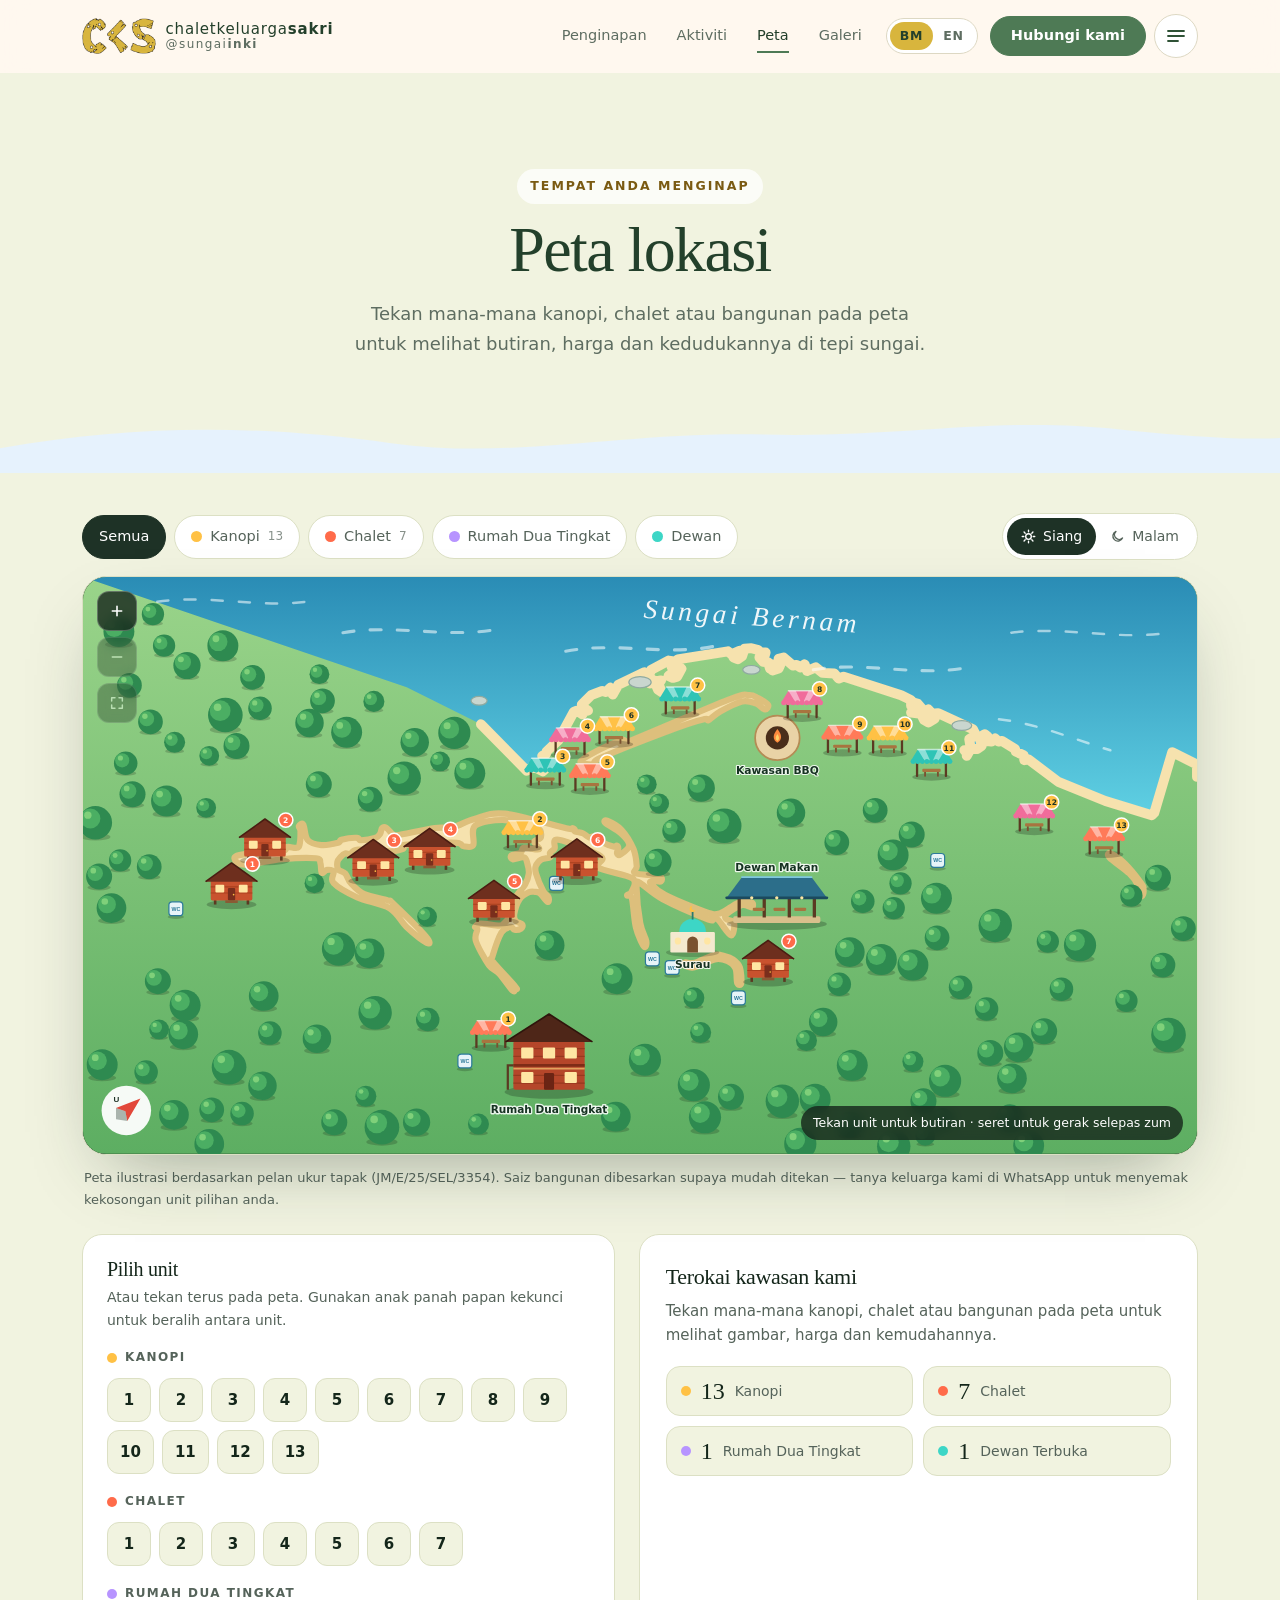
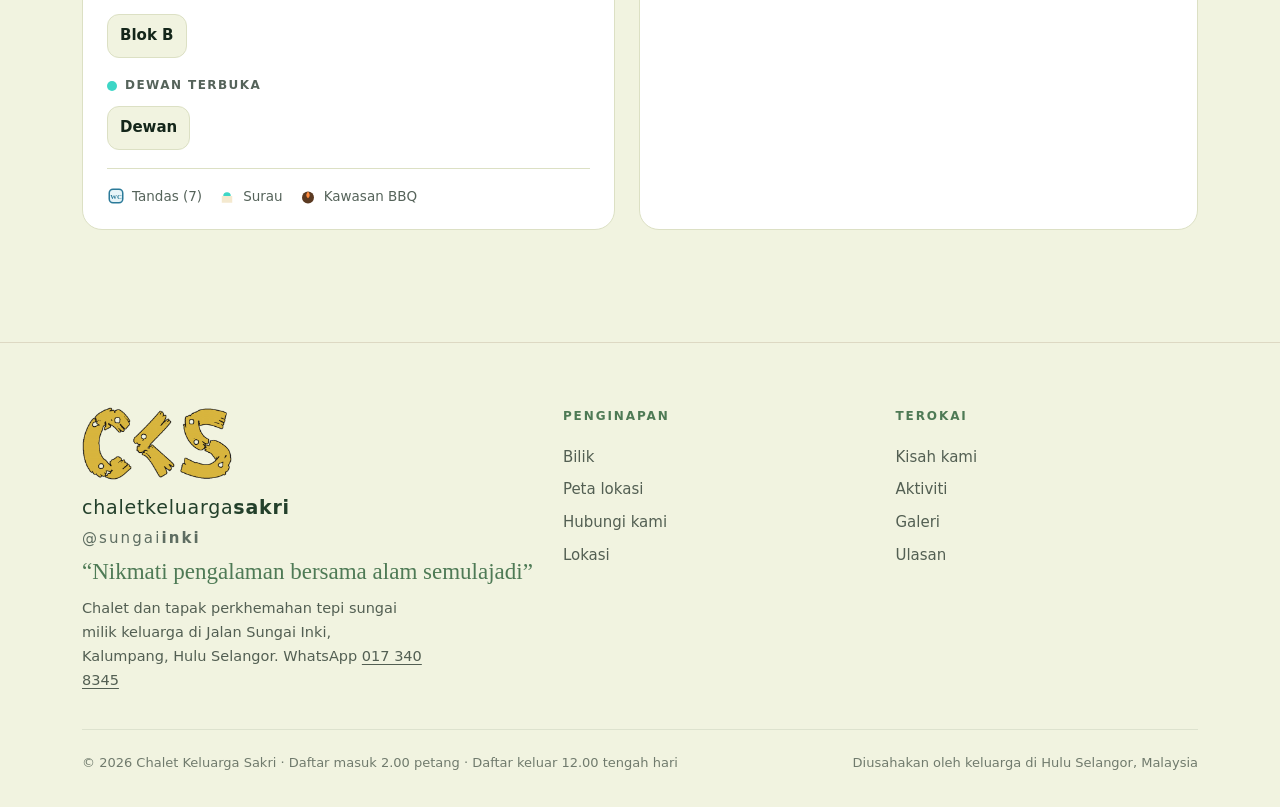
<file: Map.dc.html>
<!doctype html>
<html lang="ms">
<head>
<meta charset="utf-8">
<meta http-equiv="Content-Security-Policy" content="default-src 'self'; script-src 'self' 'unsafe-inline' 'unsafe-eval'; style-src 'self' 'unsafe-inline' https://fonts.googleapis.com; font-src https://fonts.gstatic.com; img-src 'self' data:; frame-src https://www.google.com; connect-src 'self'; object-src 'none'; base-uri 'self'; form-action 'none'">
<meta name="referrer" content="strict-origin-when-cross-origin">
<title>Peta Lokasi &mdash; Chalet Keluarga Sakri</title>
<link rel="icon" href="brand/favicon.ico" sizes="any">
<link rel="icon" type="image/png" href="brand/favicon-64.png">
<link rel="apple-touch-icon" href="brand/apple-touch-icon.png">
<meta name="theme-color" content="#F1F3E0">
<script src="./lang-en.js"></script>
<script src="./i18n.js"></script>
<script src="./support.js"></script>
</head>
<body>
<x-dc>
<helmet>
<link rel="preconnect" href="https://fonts.googleapis.com">
<link href="https://fonts.googleapis.com/css2?family=Allura&amp;family=Fraunces:ital,opsz,wght@0,9..144,300..600;1,9..144,300..500&amp;family=Inter:wght@400;500;600;700&amp;family=Quicksand:wght@400;700&amp;display=swap" rel="stylesheet">
<link rel="stylesheet" href="site.css">
<style>
  /* ---------- toolbar ---------- */
  .map-bar{display:flex; flex-wrap:wrap; align-items:center; justify-content:space-between; gap:14px 20px; margin-bottom:16px}
  .map-filters{display:flex; flex-wrap:wrap; gap:8px}
  .mf{display:inline-flex; align-items:center; gap:8px; padding:9px 16px; border-radius:999px; border:1.5px solid var(--line); background:var(--white); color:var(--ink-2); font-weight:500; font-size:14.5px; cursor:pointer; transition:background .2s, border-color .2s, color .2s}
  .mf:hover{border-color:var(--leaf-2); color:var(--forest)}
  .mf[aria-pressed=true]{background:var(--leaf); border-color:var(--leaf); color:var(--on-accent)}
  .mf .sw{width:11px; height:11px; border-radius:50%; flex:0 0 auto}
  .mf .n{font-size:12px; opacity:.7; font-variant-numeric:tabular-nums}
  .daynight{display:inline-flex; padding:4px; border-radius:999px; background:var(--white); border:1.5px solid var(--line)}
  .daynight button{display:inline-flex; align-items:center; gap:7px; padding:7px 14px; border-radius:999px; border:none; background:transparent; color:var(--ink-2); font-weight:500; font-size:14px; cursor:pointer; transition:background .25s, color .25s}
  .daynight button[aria-pressed=true]{background:var(--leaf); color:var(--on-accent)}

  /* ---------- map ---------- */
  .map-shell{position:relative; border-radius:24px; overflow:hidden; border:1px solid var(--line); box-shadow:var(--shadow-lg); background:#0f1d14; touch-action:none; user-select:none; -webkit-user-select:none}
  .map-svg{display:block; width:100%; height:auto; aspect-ratio:1800/932; cursor:grab}
  .map-svg.dragging{cursor:grabbing}
  .map-tools{position:absolute; left:14px; top:14px; display:flex; flex-direction:column; gap:6px; z-index:4}
  .map-tools button{width:40px; height:40px; border-radius:12px; border:1px solid rgba(255,255,255,.25); background:rgba(20,34,25,.78); color:#fff; display:grid; place-items:center; cursor:pointer; backdrop-filter:blur(6px); -webkit-backdrop-filter:blur(6px); transition:background .2s}
  .map-tools button:hover{background:rgba(20,34,25,.95)}
  .map-tools button:disabled{opacity:.4; cursor:default}
  .map-hint{position:absolute; right:14px; bottom:14px; z-index:4; background:rgba(20,34,25,.78); color:#fff; font-size:12.5px; font-weight:500; padding:7px 12px; border-radius:999px; backdrop-filter:blur(6px); -webkit-backdrop-filter:blur(6px); pointer-events:none; transition:opacity .4s}
  .map-hint.gone{opacity:0}
  .tip{position:absolute; z-index:5; pointer-events:none; transform:translate(-50%, calc(-100% - 12px)) scale(.9); opacity:0; transition:opacity .15s, transform .2s var(--ease); background:#fff; color:#1E3226; border-radius:12px; padding:8px 12px; box-shadow:0 10px 30px -8px rgba(0,0,0,.5); white-space:nowrap; text-align:center}
  .tip.show{opacity:1; transform:translate(-50%, calc(-100% - 12px)) scale(1)}
  .tip b{display:block; font-family:var(--round); font-weight:500; font-size:16px; line-height:1.2}
  .tip span{font-size:12.5px; color:#4B5B4F}
  .tip::after{content:''; position:absolute; left:50%; bottom:-6px; width:12px; height:12px; background:#fff; transform:translateX(-50%) rotate(45deg)}

  /* svg scenery (colours switch for night) */
  .map-svg{--g1:#9AD48A; --g2:#5DAE62; --r1:#5FD0E3; --r2:#2A8CB5; --sand:#F6E2AE; --sand-edge:#DDBF7C; --t1:#2E8A50; --t2:#4BAE63; --t3:#7FD07A; --fb:#226640; --lbl:#163222; --lbl-halo:rgba(255,255,255,.85)}
  .map-svg.night{--g1:#2C5A3C; --g2:#1B3D29; --r1:#2D6E8C; --r2:#163F5A; --sand:#8A7A54; --sand-edge:#6C5F40; --t1:#174A2C; --t2:#21603A; --t3:#2F7A49; --fb:#10331F; --lbl:#F2EEE4; --lbl-halo:rgba(10,20,14,.85)}
  .map-svg *{transition:fill .9s ease, stop-color .9s ease, opacity .9s ease}
  .s-g1{stop-color:var(--g1)} .s-g2{stop-color:var(--g2)} .s-r1{stop-color:var(--r1)} .s-r2{stop-color:var(--r2)}
  .f-sand{stroke:var(--sand)} .f-sand-edge{stroke:var(--sand-edge)} .f-sand-edge-fill{fill:var(--sand); stroke:var(--sand-edge)}
  .t1{fill:var(--t1)} .t2{fill:var(--t2)} .t3{fill:var(--t3)} .fb{fill:var(--fb)}
  .lbl{fill:var(--lbl); stroke:var(--lbl-halo); stroke-width:5px; paint-order:stroke; stroke-linejoin:round; font-family:Inter, system-ui, sans-serif; font-weight:600}
  .wave{stroke-dasharray:18 26; animation:flow 4s linear infinite}
  .wave.w2{animation-duration:6s}
  @keyframes flow{to{stroke-dashoffset:-88}}
  .win{fill:#FFE6A3}
  .map-svg.night .win{fill:#FFC94D; filter:url(#glow)}
  .night-only{opacity:0}
  .map-svg.night .night-only{opacity:1}
  .map-svg.night .day-only{opacity:0}
  .flame{transform-box:fill-box; transform-origin:50% 100%; animation:flick .9s ease-in-out infinite alternate}
  @keyframes flick{to{transform:scaleY(1.18) scaleX(.9)}}
  .fly{animation:float 5s ease-in-out infinite}
  .fly:nth-child(2n){animation-delay:-2s} .fly:nth-child(3n){animation-delay:-3.4s}
  @keyframes float{50%{transform:translate(10px,-12px); opacity:.35}}
  .twinkle{animation:tw 2.6s ease-in-out infinite}
  .twinkle:nth-child(odd){animation-delay:-1.3s}
  @keyframes tw{50%{opacity:.3}}

  /* interactive units */
  .unit{cursor:pointer; outline:none; transition:opacity .35s ease, filter .35s ease}
  .unit .art{transform-box:fill-box; transform-origin:50% 100%; transition:transform .35s cubic-bezier(.34,1.56,.64,1)}
  .unit:hover .art,.unit:focus-visible .art{transform:translateY(-7px) scale(1.08)}
  .unit.sel .art{transform:translateY(-9px) scale(1.12)}
  .unit .shadow{fill:rgba(0,0,0,.22); transform-box:fill-box; transform-origin:center; transition:transform .35s ease, opacity .35s}
  .unit:hover .shadow,.unit.sel .shadow{transform:scale(.85); opacity:.7}
  .unit .halo{opacity:0; transition:opacity .3s}
  .unit:focus-visible .halo,.unit.sel .halo{opacity:1}
  .unit .ring{fill:none; stroke:#fff; stroke-width:3; opacity:0; transform-box:fill-box; transform-origin:center}
  .unit.sel .ring{animation:ring 1.8s ease-out infinite}
  @keyframes ring{0%{transform:scale(.7); opacity:.95}100%{transform:scale(1.6); opacity:0}}
  .unit.dim{opacity:.22; filter:saturate(.2)}
  .unit .badge circle{stroke:#fff; stroke-width:3}
  .unit .badge text{font-family:Inter, system-ui, sans-serif; font-weight:700; font-size:15px; text-anchor:middle; dominant-baseline:central}
  .unit.sel .badge circle{stroke:#1E3226}

  /* ---------- below the map ---------- */
  .map-below{display:grid; grid-template-columns:1fr 1.05fr; gap:24px; margin-top:24px; align-items:start}
  .picker{background:var(--white); border:1px solid var(--line); border-radius:20px; padding:22px 24px}
  .picker h3{font-size:20px; margin-bottom:4px}
  .picker .sub{font-size:14px; color:var(--ink-2); margin:0 0 16px}
  .pk-group{margin-bottom:18px}
  .pk-group:last-child{margin-bottom:0}
  .pk-title{display:flex; align-items:center; gap:8px; font-size:12px; font-weight:600; letter-spacing:.12em; text-transform:uppercase; color:var(--ink-2); margin-bottom:10px}
  .pk-title .sw{width:10px; height:10px; border-radius:50%}
  .pk-grid{display:flex; flex-wrap:wrap; gap:8px}
  .pk{min-width:44px; height:44px; padding:0 12px; border-radius:12px; border:1.5px solid var(--line); background:var(--cream); color:var(--forest); font-weight:600; font-size:15px; cursor:pointer; font-variant-numeric:tabular-nums; transition:border-color .2s, background .2s, color .2s, transform .2s var(--ease)}
  .pk:hover{border-color:var(--pk, var(--leaf)); transform:translateY(-2px)}
  .pk[aria-pressed=true]{background:var(--pk, var(--leaf)); border-color:var(--pk, var(--leaf)); color:var(--pk-ink, #1E3226)}
  .landmarks{display:flex; flex-wrap:wrap; gap:8px 16px; margin-top:18px; padding-top:16px; border-top:1px solid var(--line); font-size:13.5px; color:var(--ink-2)}
  .landmarks span{display:inline-flex; align-items:center; gap:7px}

  .detail{background:var(--white); border:1px solid var(--line); border-radius:20px; overflow:hidden; min-height:100%}
  .detail .ph{position:relative; height:200px; background:var(--paper)}
  .detail .ph img{width:100%; height:100%; object-fit:cover; transition:opacity .25s}
  .detail .ph .type{position:absolute; left:16px; top:16px; padding:6px 12px; border-radius:999px; font-size:12px; font-weight:700; letter-spacing:.08em; text-transform:uppercase}
  .detail .nav{position:absolute; right:12px; bottom:12px; display:flex; gap:6px}
  .detail .nav button{width:38px; height:38px; border-radius:50%; border:none; background:rgba(20,34,25,.8); color:#fff; display:grid; place-items:center; cursor:pointer; transition:background .2s}
  .detail .nav button:hover{background:rgba(20,34,25,1)}
  .detail .body{padding:22px 24px 24px}
  .detail h3{font-size:28px; margin-bottom:4px}
  .detail .price{font-family:var(--round); font-size:22px; color:var(--forest); margin-bottom:14px}
  .detail .price small{font-family:var(--body); font-size:13.5px; color:var(--ink-2)}
  .detail .acts{display:flex; flex-wrap:wrap; gap:10px; margin-top:18px}
  .detail .acts .btn{flex:1 1 auto}
  .empty{padding:28px 26px}
  .empty h3{font-size:22px; margin-bottom:8px}
  .empty p{color:var(--ink-2); margin:0 0 18px; font-size:15px}
  .counts{display:grid; grid-template-columns:repeat(2,1fr); gap:10px}
  .counts div{background:var(--cream); border:1px solid var(--line); border-radius:14px; padding:12px 14px; display:flex; align-items:center; gap:10px; font-size:14px; color:var(--ink-2)}
  .counts b{font-family:var(--round); font-weight:500; font-size:24px; color:var(--forest); line-height:1}
  .counts .sw{width:10px; height:10px; border-radius:50%; flex:0 0 auto}
  .fadein{animation:fadeUp .35s var(--ease)}
  @keyframes fadeUp{from{opacity:0; transform:translateY(8px)}}
  .note-small{font-size:13px; color:var(--ink-2); margin:12px 2px 0}
  @media (max-width:900px){ .map-below{grid-template-columns:1fr} .detail{order:-1} }
  @media (max-width:560px){ .map-tools button{width:36px; height:36px} .map-hint{font-size:11.5px} .daynight{width:100%} .daynight button{flex:1; justify-content:center} }
</style>
</helmet>

<div class="page">
  <dc-import name="Header" current="map"></dc-import>
  <dc-import name="PageHero" hills="#E6F2FD" kicker="tempat anda menginap" title="Peta lokasi" lede="Tekan mana-mana kanopi, chalet atau bangunan pada peta untuk melihat butiran, harga dan kedudukannya di tepi sungai."></dc-import>

  <section class="theme-light p-sky" style="padding-top:40px">
    <div class="wrap">
      <div class="map-bar pop-in">
        <div class="map-filters" role="group" aria-label="Tapis unit">
          <button class="mf" data-f="all" aria-pressed="true">Semua</button>
          <button class="mf" data-f="canopy" aria-pressed="false"><span class="sw" style="background:#FFC145"></span>Kanopi <span class="n">13</span></button>
          <button class="mf" data-f="chalet" aria-pressed="false"><span class="sw" style="background:#FF6B4A"></span>Chalet <span class="n">7</span></button>
          <button class="mf" data-f="double" aria-pressed="false"><span class="sw" style="background:#B794FF"></span>Rumah Dua Tingkat</button>
          <button class="mf" data-f="hall" aria-pressed="false"><span class="sw" style="background:#3DD6C6"></span>Dewan</button>
        </div>
        <div class="daynight" role="group" aria-label="Suasana peta">
          <button data-mode="day" aria-pressed="true"><svg width="15" height="15" viewBox="0 0 24 24" fill="none" stroke="currentColor" stroke-width="2.2" stroke-linecap="round" aria-hidden="true"><circle cx="12" cy="12" r="4.5"/><path d="M12 2v2.5M12 19.5V22M2 12h2.5M19.5 12H22M4.9 4.9l1.8 1.8M17.3 17.3l1.8 1.8M4.9 19.1l1.8-1.8M17.3 6.7l1.8-1.8"/></svg>Siang</button>
          <button data-mode="night" aria-pressed="false"><svg width="15" height="15" viewBox="0 0 24 24" fill="none" stroke="currentColor" stroke-width="2.2" stroke-linecap="round" stroke-linejoin="round" aria-hidden="true"><path d="M20 14.5A8 8 0 1 1 9.5 4a6.5 6.5 0 0 0 10.5 10.5z"/></svg>Malam</button>
        </div>
      </div>

      <div class="map-shell pop-in" id="map-shell">
        <svg class="map-svg" id="map" viewBox="0 0 1800 932" xmlns="http://www.w3.org/2000/svg" role="group" aria-label="Peta ilustrasi Chalet Keluarga Sakri berdasarkan pelan ukur tapak: Sungai Bernam di bahagian atas, 13 kanopi di tebing sungai, 7 chalet di sepanjang laluan berturap, Rumah Dua Tingkat, dewan makan, surau, kawasan BBQ dan tandas.">
          <defs>
            <linearGradient id="grass" x1="0" y1="0" x2="0" y2="1"><stop offset="0" class="s-g1"/><stop offset="1" class="s-g2"/></linearGradient>
            <linearGradient id="water" x1="0" y1="0" x2="0" y2="1"><stop offset="0" class="s-r2"/><stop offset="1" class="s-r1"/></linearGradient>
            <radialGradient id="lampglow"><stop offset="0" stop-color="#FFD66B" stop-opacity=".85"/><stop offset="1" stop-color="#FFD66B" stop-opacity="0"/></radialGradient>
            <radialGradient id="fireglow"><stop offset="0" stop-color="#FF9A3D" stop-opacity=".7"/><stop offset="1" stop-color="#FF9A3D" stop-opacity="0"/></radialGradient>
            <filter id="glow" x="-50%" y="-50%" width="200%" height="200%"><feGaussianBlur stdDeviation="3" result="b"/><feMerge><feMergeNode in="b"/><feMergeNode in="SourceGraphic"/></feMerge></filter>
          </defs>

          <rect width="1800" height="932" fill="url(#grass)"/>

          <!-- Traced from the survey plan (JM/E/25/SEL/3354), turned so the river runs along the top -->
          <path d="M0,0 L0,0 L523,178 L643,238 L717,313 L727,306 L743,314 L748,309 L749,304 L742,289 L748,286 L749,282 L768,264 L793,218 L798,216 L807,222 L810,217 L816,216 L807,210 L806,206 L821,191 L839,184 L845,186 L852,179 L857,183 L856,190 L865,174 L907,154 L912,158 L916,172 L924,170 L929,182 L935,186 L930,173 L934,167 L924,169 L914,161 L918,150 L946,135 L952,136 L951,145 L955,153 L946,160 L953,163 L960,161 L967,148 L957,139 L961,133 L1042,120 L1048,125 L1061,119 L1063,125 L1051,130 L1058,133 L1065,128 L1069,116 L1080,115 L1091,118 L1094,122 L1103,122 L1101,129 L1094,125 L1093,130 L1099,137 L1107,138 L1110,148 L1110,142 L1118,141 L1118,146 L1114,151 L1124,148 L1127,141 L1124,132 L1132,130 L1147,143 L1153,142 L1159,146 L1166,141 L1170,152 L1184,146 L1195,155 L1214,156 L1221,164 L1229,161 L1322,191 L1338,199 L1338,208 L1342,203 L1349,205 L1355,212 L1354,216 L1347,218 L1344,214 L1338,219 L1354,221 L1359,231 L1366,235 L1376,229 L1371,230 L1368,224 L1360,223 L1360,218 L1366,214 L1372,221 L1382,220 L1438,246 L1441,252 L1439,258 L1432,262 L1434,275 L1430,280 L1424,280 L1429,284 L1428,289 L1434,278 L1445,278 L1452,273 L1449,259 L1457,254 L1462,258 L1461,265 L1468,266 L1474,261 L1479,266 L1485,265 L1506,278 L1507,282 L1520,288 L1521,296 L1528,295 L1576,331 L1652,362 L1727,385 L1731,381 L1760,283 L1800,303 L1800,323 L1800,0 Z" fill="url(#water)"/>
          <path d="M643,238 L717,313 L727,306 L743,314 L748,309 L749,304 L742,289 L748,286 L749,282 L768,264 L793,218 L798,216 L807,222 L810,217 L816,216 L807,210 L806,206 L821,191 L839,184 L845,186 L852,179 L857,183 L856,190 L865,174 L907,154 L912,158 L916,172 L924,170 L929,182 L935,186 L930,173 L934,167 L924,169 L914,161 L918,150 L946,135 L952,136 L951,145 L955,153 L946,160 L953,163 L960,161 L967,148 L957,139 L961,133 L1042,120 L1048,125 L1061,119 L1063,125 L1051,130 L1058,133 L1065,128 L1069,116 L1080,115 L1091,118 L1094,122 L1103,122 L1101,129 L1094,125 L1093,130 L1099,137 L1107,138 L1110,148 L1110,142 L1118,141 L1118,146 L1114,151 L1124,148 L1127,141 L1124,132 L1132,130 L1147,143 L1153,142 L1159,146 L1166,141 L1170,152 L1184,146 L1195,155 L1214,156 L1221,164 L1229,161 L1322,191 L1338,199 L1338,208 L1342,203 L1349,205 L1355,212 L1354,216 L1347,218 L1344,214 L1338,219 L1354,221 L1359,231 L1366,235 L1376,229 L1371,230 L1368,224 L1360,223 L1360,218 L1366,214 L1372,221 L1382,220 L1438,246 L1441,252 L1439,258 L1432,262 L1434,275 L1430,280 L1424,280 L1429,284 L1428,289 L1434,278 L1445,278 L1452,273 L1449,259 L1457,254 L1462,258 L1461,265 L1468,266 L1474,261 L1479,266 L1485,265 L1506,278 L1507,282 L1520,288 L1521,296 L1528,295 L1576,331 L1652,362 L1727,385 L1731,381 L1760,283 L1800,303 L1800,323" fill="none" class="f-sand" stroke-width="16" stroke-linejoin="round" stroke-linecap="round"/>
          <g fill="none" stroke="#fff" stroke-linecap="round" opacity=".55" aria-hidden="true">
            <path class="wave" d="M780,120 C860,104 940,128 1020,112" stroke-width="5"/>
            <path class="wave w2" d="M1180,150 C1260,136 1340,160 1420,148" stroke-width="5"/>
            <path class="wave" d="M1480,230 C1540,236 1600,262 1660,280" stroke-width="4"/>
            <path class="wave w2" d="M420,90 C500,76 580,98 660,86" stroke-width="5"/>
            <path class="wave" d="M120,40 C200,28 280,50 360,40" stroke-width="4"/>
            <path class="wave w2" d="M1500,90 C1580,80 1660,100 1740,92" stroke-width="4"/>
          </g>
          <g fill="#C9D6CF" stroke="#8FAAA0" stroke-width="2" aria-hidden="true">
            <ellipse cx="900" cy="170" rx="18" ry="9"/><ellipse cx="1080" cy="150" rx="14" ry="7"/><ellipse cx="1420" cy="240" rx="16" ry="8"/><ellipse cx="640" cy="200" rx="13" ry="7"/>
          </g>
          <text x="1080" y="78" text-anchor="middle" font-family="Fraunces, Georgia, serif" font-style="italic" font-size="44" fill="#fff" opacity=".92" letter-spacing="6" transform="rotate(4 1080 78)">Sungai Bernam</text>

          <!-- paved walkways -->
          <g aria-hidden="true">
            <g class="f-sand-edge-fill" stroke-width="10" stroke-linejoin="round">
              <path d="M1063.7,656.1 C1064.4,651.9 1063.6,637.2 1061.4,630.9 C1059.2,624.6 1054.6,621.2 1050.4,618.1 C1046.2,615.0 1041.3,613.6 1036.2,612.4 C1031.1,611.2 1027.7,608.9 1019.7,610.7 C1011.7,612.5 996.1,621.4 988.3,623.4 C980.5,625.4 975.6,622.2 972.9,622.9 C970.1,623.6 969.3,626.2 971.8,627.5 C974.3,628.8 980.0,632.3 988.1,630.7 C996.2,629.1 1011.9,619.5 1020.7,617.8 C1029.5,616.1 1035.4,618.0 1041.0,620.5 C1046.6,623.0 1051.6,626.8 1054.3,632.7 C1057.0,638.6 1055.5,652.1 1057.1,656.0 C1058.7,659.9 1063.0,660.3 1063.7,656.1 Z"/>
              <path d="M1080.4,533.7 C1083.0,533.0 1083.8,527.2 1080.2,526.0 C1076.6,524.8 1067.2,523.7 1058.6,526.6 C1050.0,529.5 1037.8,541.3 1028.8,543.6 C1019.8,545.9 1019.4,545.6 1004.7,540.6 C990.1,535.6 955.4,521.2 940.9,513.7 C926.4,506.2 921.0,499.5 917.6,495.7 C914.2,491.9 917.9,491.6 920.6,491.0 C923.3,490.4 932.0,493.2 933.7,492.0 C935.4,490.8 937.7,485.8 930.8,483.6 C923.9,481.4 898.3,481.4 892.3,478.7 C886.3,476.0 895.2,473.9 894.7,467.4 C894.2,460.9 893.6,449.4 889.5,439.6 C885.4,429.8 877.0,416.0 870.0,408.4 C863.0,400.8 851.9,395.8 847.6,394.0 C843.3,392.2 840.6,394.2 844.2,397.6 C847.8,401.0 862.7,408.2 869.1,414.1 C875.5,420.1 882.9,427.5 882.7,433.3 C882.5,439.1 871.3,446.6 868.0,448.7 C864.7,450.8 863.3,447.7 862.8,446.0 C862.3,444.3 864.9,440.5 864.9,438.5 C864.9,436.5 864.0,434.6 862.6,434.1 C861.2,433.6 860.6,436.4 856.7,435.5 C852.9,434.6 842.7,430.6 839.5,428.8 C836.3,427.0 839.2,425.5 837.5,424.8 C835.8,424.1 831.1,425.8 829.0,424.9 C826.9,424.0 826.7,419.9 824.8,419.2 C822.9,418.5 820.3,421.5 817.4,420.6 C814.5,419.7 811.2,415.6 807.5,414.0 C803.8,412.4 797.7,412.5 795.0,411.1 C792.3,409.7 792.8,406.5 791.1,405.8 C789.4,405.1 803.2,410.8 784.9,406.9 C766.6,403.0 706.9,385.1 681.5,382.4 C656.1,379.7 646.1,387.3 632.3,390.9 C618.5,394.5 609.1,401.7 598.5,404.1 C587.9,406.6 583.7,403.4 568.4,405.6 C553.1,407.8 518.2,415.8 506.9,417.5 C495.6,419.2 503.3,417.8 500.5,415.8 C497.7,413.8 493.0,407.1 490.1,405.4 C487.2,403.7 484.9,404.1 483.2,405.6 C481.5,407.2 482.1,412.0 480.2,414.7 C478.3,417.4 477.0,419.9 471.9,421.7 C466.8,423.5 454.2,425.4 449.3,425.4 C444.4,425.3 447.6,421.5 442.3,421.4 C437.1,421.2 422.9,423.1 417.8,424.5 C412.8,425.9 417.4,428.1 412.0,429.5 C406.6,430.9 393.3,434.0 385.1,433.2 C376.9,432.4 367.9,430.4 363.0,424.9 C358.1,419.4 358.4,403.8 356.0,400.1 C353.6,396.4 349.7,400.9 348.9,402.6 C348.1,404.3 351.3,405.4 351.4,410.5 C351.5,415.6 350.9,429.0 349.6,433.5 C348.4,438.0 347.2,437.2 343.9,437.7 C340.6,438.1 333.6,435.2 329.7,436.2 C325.8,437.2 332.1,441.6 320.3,443.6 C308.5,445.6 271.7,446.2 259.1,448.1 C246.5,450.0 244.3,451.9 244.7,454.7 C245.0,457.5 248.5,464.7 261.2,464.9 C273.9,465.1 301.8,457.8 320.9,456.0 C340.0,454.2 365.7,453.3 376.1,454.4 C386.6,455.4 382.0,458.3 383.6,462.3 C385.2,466.3 384.1,476.5 385.9,478.3 C387.7,480.1 391.1,473.5 394.3,473.2 C397.5,472.9 403.2,472.8 404.9,476.3 C406.6,479.8 398.3,487.5 404.7,494.4 C411.1,501.3 428.1,511.0 443.3,517.8 C458.5,524.6 482.2,527.2 495.6,535.3 C509.0,543.4 513.6,557.1 523.6,566.4 C533.6,575.7 550.6,588.8 555.6,591.2 C560.6,593.6 562.7,591.2 553.7,580.7 C544.8,570.2 512.1,538.2 501.9,528.5 C491.7,518.8 500.2,525.1 492.3,522.4 C484.4,519.7 464.4,517.1 454.5,512.5 C444.6,507.9 437.9,500.2 432.8,494.7 C427.7,489.2 427.3,483.0 423.9,479.3 C420.5,475.6 414.6,475.9 412.5,472.7 C410.4,469.5 410.5,463.6 411.1,460.2 C411.7,456.8 413.9,454.8 416.0,452.5 C418.1,450.2 421.2,447.4 423.8,446.6 C426.4,445.8 428.4,448.6 431.8,447.6 C435.2,446.6 434.0,441.1 444.3,440.4 C454.6,439.7 481.2,443.5 493.4,443.4 C505.5,443.2 512.8,441.3 517.2,439.5 C521.6,437.7 507.4,434.5 520.0,432.8 C532.6,431.1 577.9,429.4 592.8,429.1 C607.7,428.8 605.5,429.8 609.2,430.8 C612.9,431.8 611.5,434.7 615.1,435.1 C618.7,435.5 627.5,438.8 630.6,433.2 C633.7,427.6 625.4,408.6 633.8,401.8 C642.2,395.1 664.6,392.3 681.1,392.7 C697.6,393.1 722.9,399.8 732.7,404.4 C742.5,409.0 740.5,416.5 739.9,420.4 C739.3,424.3 729.4,424.3 728.9,427.6 C728.4,430.9 739.5,438.6 736.8,440.2 C734.0,441.8 717.3,436.6 712.4,437.5 C707.5,438.4 710.9,443.2 707.5,445.3 C704.1,447.4 694.3,448.1 692.2,449.9 C690.1,451.7 691.4,455.7 694.8,456.2 C698.2,456.7 708.8,451.8 712.7,453.0 C716.6,454.2 716.8,459.0 718.1,463.4 C719.4,467.8 720.9,473.8 720.3,479.4 C719.7,484.9 718.2,490.0 714.4,496.7 C710.6,503.4 701.8,511.1 697.6,519.7 C693.4,528.3 692.0,541.7 689.2,548.3 C686.4,554.9 683.5,556.7 680.7,559.2 C677.9,561.7 678.9,563.0 672.6,563.2 C666.3,563.4 649.3,559.9 642.8,560.2 C636.3,560.5 634.5,563.7 633.6,565.2 C632.7,566.7 636.9,565.4 637.1,569.3 C637.3,573.2 631.8,578.8 634.9,588.4 C638.0,598.0 649.5,618.4 655.8,627.1 C662.1,635.8 666.1,633.9 672.5,640.7 C678.9,647.5 689.5,664.0 693.9,668.1 C698.3,672.2 698.0,666.5 698.7,665.4 C699.4,664.3 704.3,668.9 698.2,661.5 C692.1,654.1 668.1,629.0 662.0,621.0 C655.9,613.0 659.1,621.3 661.4,613.6 C663.7,605.9 671.1,582.7 676.0,574.7 C680.9,566.7 687.5,566.2 691.0,565.4 C694.5,564.6 694.4,569.6 697.2,570.1 C700.0,570.6 705.6,569.6 707.7,568.2 C709.8,566.8 711.2,563.6 709.8,561.5 C708.4,559.4 701.3,558.4 699.1,555.6 C696.9,552.8 695.8,550.4 696.8,544.6 C697.8,538.8 701.3,526.9 705.2,521.0 C709.1,515.1 716.1,511.6 720.3,509.5 C724.5,507.4 727.4,508.4 730.4,508.7 C733.4,509.0 734.9,508.5 738.3,511.2 C741.7,513.9 748.5,523.9 750.8,524.9 C753.1,525.9 753.3,520.2 752.1,517.3 C750.9,514.4 747.0,513.8 743.6,507.4 C740.2,501.0 733.9,485.5 731.9,478.7 C729.9,471.9 730.3,470.5 731.7,466.8 C733.1,463.1 736.4,459.0 740.2,456.6 C744.1,454.2 752.4,454.5 754.8,452.7 C757.2,450.9 753.3,448.1 754.5,445.8 C755.7,443.5 759.7,442.2 762.0,438.7 C764.3,435.1 756.1,422.4 768.5,424.5 C780.9,426.6 826.0,443.8 836.6,451.3 C847.2,458.8 823.5,463.5 832.1,469.5 C840.7,475.5 879.2,480.7 888.2,487.3 C897.2,493.9 887.6,504.6 886.1,509.1 C884.6,513.6 879.0,512.7 879.1,514.4 C879.2,516.1 884.5,510.6 886.9,519.2 C889.3,527.8 890.1,552.9 893.3,565.9 C896.5,578.9 903.5,593.3 906.3,597.0 C909.1,600.7 911.1,594.3 910.1,588.0 C909.1,581.7 903.0,573.7 900.4,559.2 C897.8,544.8 894.7,512.2 894.4,501.3 C894.1,490.4 891.4,490.3 898.5,493.5 C905.6,496.7 918.2,510.7 936.9,520.7 C955.6,530.7 997.7,548.4 1010.7,553.4 C1023.7,558.4 1012.6,551.0 1015.1,551.0 C1017.6,551.0 1020.4,548.8 1025.7,553.4 C1031.0,558.0 1042.5,578.0 1046.9,578.9 C1051.3,579.8 1053.2,563.3 1051.9,558.9 C1050.6,554.5 1041.3,554.9 1039.3,552.5 C1037.3,550.1 1035.6,548.5 1039.8,544.8 C1044.0,541.1 1057.7,532.1 1064.5,530.2 C1071.3,528.4 1077.8,534.4 1080.4,533.7 Z"/>
              <path d="M1106.8,206.2 C1104.9,203.2 1095.8,198.3 1090.6,195.7 C1085.4,193.1 1083.7,190.2 1075.6,190.7 C1067.5,191.2 1074.7,186.0 1042.2,198.5 C1009.8,211.0 909.1,255.1 880.9,265.9 C852.7,276.7 880.3,261.4 873.0,263.3 C865.7,265.2 848.7,271.8 837.2,277.6 C825.7,283.4 805.7,293.9 804.0,298.1 C802.3,302.3 821.7,303.7 827.2,302.6 C832.8,301.6 815.5,301.6 837.3,291.8 C859.1,282.1 930.2,254.5 958.1,244.1 C986.0,233.7 995.6,231.7 1004.4,229.5 C1013.2,227.3 1006.6,233.2 1010.8,231.2 C1015.0,229.1 1020.5,222.2 1029.6,217.2 C1038.6,212.2 1055.5,203.2 1065.1,201.0 C1074.7,198.8 1081.1,202.2 1087.2,204.3 C1093.3,206.5 1098.6,213.6 1101.9,213.9 C1105.2,214.2 1108.7,209.2 1106.8,206.2 Z"/>
              <path d="M1661.0,446.9 C1656.9,445.3 1653.7,448.0 1658.6,453.3 C1663.5,458.6 1683.0,471.6 1690.5,478.9 C1698.0,486.2 1701.3,491.2 1703.8,496.9 C1706.3,502.5 1704.0,509.7 1705.3,512.8 C1706.6,515.8 1710.2,516.6 1711.6,515.2 C1713.0,513.8 1713.9,507.6 1713.6,504.2 C1713.3,500.8 1714.8,501.5 1709.7,494.6 C1704.7,487.7 1691.4,470.8 1683.3,462.9 C1675.2,454.9 1665.1,448.5 1661.0,446.9 Z"/>
            </g>
          </g>

          <g id="scenery"></g>
          <g id="landmarks"></g>
          <g id="units"></g>

          <!-- compass: survey north, turned with the plan (49.4 deg clockwise) -->
          <g transform="translate(70,862)" aria-hidden="true">
            <circle r="40" fill="#fff" opacity=".94"/>
            <g transform="rotate(-40.6)">
              <polygon points="30,0 -10,-14 -2,0 -10,14" fill="#E2483A"/>
              <polygon points="-2,0 -10,-14 -22,0 -10,14" fill="#1E3226" opacity=".35"/>
            </g>
            <text x="-16" y="-14" font-family="Inter, sans-serif" font-weight="700" font-size="13" fill="#1E3226" text-anchor="middle">U</text>
          </g>

          <!-- night sky sparkle over the river -->
          <g class="night-only" fill="#FFF3C4" aria-hidden="true">
            <circle class="twinkle" cx="900" cy="30" r="2.5"/><circle class="twinkle" cx="1060" cy="70" r="2"/><circle class="twinkle" cx="1200" cy="40" r="2.5"/>
            <circle class="twinkle" cx="1420" cy="230" r="2"/><circle class="twinkle" cx="1560" cy="60" r="2.5"/><circle class="twinkle" cx="1700" cy="200" r="2"/>
          </g>
        </svg>

        <div class="map-tools">
          <button type="button" id="z-in" aria-label="Zum masuk"><svg width="16" height="16" viewBox="0 0 24 24" fill="none" stroke="currentColor" stroke-width="2.4" stroke-linecap="round" aria-hidden="true"><path d="M12 5v14M5 12h14"/></svg></button>
          <button type="button" id="z-out" aria-label="Zum keluar"><svg width="16" height="16" viewBox="0 0 24 24" fill="none" stroke="currentColor" stroke-width="2.4" stroke-linecap="round" aria-hidden="true"><path d="M5 12h14"/></svg></button>
          <button type="button" id="z-reset" aria-label="Paparan penuh"><svg width="16" height="16" viewBox="0 0 24 24" fill="none" stroke="currentColor" stroke-width="2.2" stroke-linecap="round" stroke-linejoin="round" aria-hidden="true"><path d="M4 9V4h5M20 9V4h-5M4 15v5h5M20 15v5h-5"/></svg></button>
        </div>
        <div class="map-hint" id="map-hint">Tekan unit untuk butiran · seret untuk gerak selepas zum</div>
        <div class="tip" id="tip" aria-hidden="true"><b id="tip-t"></b><span id="tip-s"></span></div>
      </div>
      <p class="note-small">Peta ilustrasi berdasarkan pelan ukur tapak (JM/E/25/SEL/3354). Saiz bangunan dibesarkan supaya mudah ditekan &mdash; tanya keluarga kami di WhatsApp untuk menyemak kekosongan unit pilihan anda.</p>

      <div class="map-below">
        <div class="picker pop-in">
          <h3>Pilih unit</h3>
          <p class="sub">Atau tekan terus pada peta. Gunakan anak panah papan kekunci untuk beralih antara unit.</p>
          <div id="pk"></div>
          <div class="landmarks" aria-label="Petunjuk peta">
            <span><svg width="18" height="18" viewBox="0 0 24 24" aria-hidden="true"><rect x="3" y="3" width="18" height="18" rx="5" fill="#E7F4F8" stroke="#2B7A99" stroke-width="2"/><text x="12" y="16" font-size="9" font-weight="700" text-anchor="middle" fill="#2B7A99" font-family="Inter">WC</text></svg>Tandas (7)</span>
            <span><svg width="18" height="18" viewBox="0 0 24 24" aria-hidden="true"><path d="M5 21V12h14v9z" fill="#F4E9CF"/><path d="M7 12a5 5 0 0 1 10 0z" fill="#3DD6C6"/></svg>Surau</span>
            <span><svg width="18" height="18" viewBox="0 0 24 24" aria-hidden="true"><circle cx="12" cy="14" r="8" fill="#5B3A22"/><path d="M12 6c3 4 3 6 0 9-3-3-3-5 0-9z" fill="#FF8A3D"/></svg>Kawasan BBQ</span>
          </div>
        </div>

        <div class="detail pop-in" id="detail" aria-live="polite"></div>
      </div>
    </div>
  </section>

  <dc-import name="Footer"></dc-import>
</div>
</x-dc>
<script type="text/x-dc" data-dc-script data-props='{"$preview":{"width":1280,"height":1800}}'>
class Component extends DCLogic {
  renderVals() { return {}; }

  componentDidMount() {
    (function () {
      'use strict';
      const NS = 'http://www.w3.org/2000/svg';
      const reduceMotion = window.matchMedia('(prefers-reduced-motion: reduce)').matches;
      const $ = (s, r) => (r || document).querySelector(s);
      const $$ = (s, r) => Array.from((r || document).querySelectorAll(s));
      const svg = $('#map'), shell = $('#map-shell');
      const W = 1800, H = 932;

      const g = (parent, attrs, html) => {
        const el = document.createElementNS(NS, 'g');
        Object.keys(attrs || {}).forEach((k) => el.setAttribute(k, attrs[k]));
        if (html) el.innerHTML = html;
        parent.appendChild(el);
        return el;
      };

      /* ---------- types ---------- */
      const TYPES = {
        canopy: { name: 'Kanopi', color: '#FFC145', ink: '#1E3226', photo: 'photos/canopy.jpg',
          price: 'RM 175', per: '/ malam · RM 100 separuh hari', short: 'RM 175 / malam',
          ticks: ['Teduhan tepi sungai dengan meja, bangku & tempat BBQ', 'Sesuai untuk kumpulan · bawa peralatan tidur sendiri', 'Tiada kipas atau soket elektrik', 'Tiket masuk dikenakan berasingan'] },
        chalet: { name: 'Chalet', color: '#FF6B4A', ink: '#fff', photo: 'photos/chalet.jpg',
          price: 'Dari RM 160', per: '/ malam', short: 'dari RM 160 / malam',
          ticks: ['2–3 dewasa sebilik', '2 tilam bujang, bantal, selimut, kipas & soket elektrik', 'Blok A RM 160 · Pondok buluh RM 170 · Blok E RM 170–220', 'Termasuk tiket masuk'] },
        double: { name: 'Rumah Dua Tingkat', color: '#B794FF', ink: '#1E3226', photo: 'photos/double.jpg',
          price: 'Dari RM 250', per: '/ malam', short: 'dari RM 250 / malam',
          ticks: ['Blok B · 2 bilik di atas, 1 bilik besar di bawah', 'Bilik atas RM 250 · muat 5 orang (maks. 6)', 'Bilik bawah RM 500 · muat 10 orang (maks. 12)', 'Termasuk tiket masuk'] },
        hall: { name: 'Dewan Terbuka', color: '#3DD6C6', ink: '#1E3226', photo: 'photos/hall.jpg',
          price: 'RM 300', per: 'separuh hari · RM 600 semalaman', short: 'RM 300 separuh hari',
          ticks: ['Untuk majlis, hari keluarga & aktiviti kumpulan', 'Meja, bangku, kipas & soket elektrik', 'Tempat BBQ disediakan'] }
      };

      /* ---------- unit positions (map units, 1600 x 900) ---------- */
            const canopyPts = [[659,739],[710,416],[747,315],[787,266],[819,324],[858,248],[965,200],[1162,206],[1227,262],[1300,263],[1371,301],[1537,389],[1650,426]];
      const chaletPts = [[240,499],[294,428],[469,461],[560,443],[664,527],[798,460],[1107,624]];
      const UNITS = [];
      canopyPts.forEach((p, i) => UNITS.push({ id: 'kanopi-' + (i + 1), type: 'canopy', n: i + 1, title: 'Kanopi ' + (i + 1), x: p[0], y: p[1], color: ['#FF7A59', '#FFC145', '#2EC4B6', '#F06C9B'][i % 4] }));
      chaletPts.forEach((p, i) => UNITS.push({ id: 'chalet-' + (i + 1), type: 'chalet', n: i + 1, title: 'Chalet ' + (i + 1), x: p[0], y: p[1] }));
      UNITS.push({ id: 'rumah-dua-tingkat', type: 'double', title: 'Rumah Dua Tingkat', x: 753, y: 780, label: 'Rumah Dua Tingkat' });
      UNITS.push({ id: 'dewan', type: 'hall', title: 'Dewan Terbuka', x: 1121, y: 529, label: 'Dewan Makan' });

      /* ---------- artwork ---------- */
      function artCanopy(u) {
        let sc = '';
        for (let x = -40; x <= 40; x += 10) sc += '<circle cx="' + x + '" cy="-4" r="5.5" fill="' + u.color + '"/>';
        return '<ellipse class="shadow" cx="0" cy="30" rx="42" ry="8"/>' +
          '<g class="art">' +
          '<rect x="-34" y="-8" width="5" height="38" rx="2" fill="#5B3A22"/><rect x="29" y="-8" width="5" height="38" rx="2" fill="#5B3A22"/>' +
          '<rect x="-20" y="12" width="40" height="7" rx="2" fill="#A8743F"/><rect x="-16" y="19" width="4" height="10" fill="#7A5230"/><rect x="12" y="19" width="4" height="10" fill="#7A5230"/>' +
          '<path d="M-46,-4 L-30,-30 L30,-30 L46,-4 Z" fill="' + u.color + '"/>' +
          '<path d="M-30,-30 L-14,-4 L-2,-4 L-14,-30Z M14,-30 L2,-4 L14,-4 L30,-30Z" fill="#fff" opacity=".45"/>' + sc +
          '<path d="M-30,-30 L30,-30" stroke="#fff" stroke-width="3" stroke-linecap="round" opacity=".6"/>' +
          '</g>';
      }
      function artChalet() {
        return '<ellipse class="shadow" cx="0" cy="36" rx="48" ry="9"/>' +
          '<g class="art">' +
          '<rect x="-34" y="26" width="5" height="10" fill="#5B3A22"/><rect x="29" y="26" width="5" height="10" fill="#5B3A22"/>' +
          '<rect x="-40" y="-10" width="80" height="38" rx="3" fill="#C9522E"/>' +
          '<path d="M-40,2 H40 M-40,14 H40" stroke="#A9401F" stroke-width="2"/>' +
          '<path d="M-50,-8 L0,-44 L50,-8 Z" fill="#6E2F1E"/><path d="M-50,-8 L0,-44 L50,-8" fill="none" stroke="#4A1D12" stroke-width="3" stroke-linejoin="round"/>' +
          '<rect class="win" x="-31" y="-2" width="17" height="15" rx="2"/><rect class="win" x="14" y="-2" width="17" height="15" rx="2"/>' +
          '<rect x="-7" y="4" width="14" height="24" rx="2" fill="#7A2E1C"/><circle cx="4" cy="17" r="1.6" fill="#FFC145"/>' +
          '<rect x="-12" y="28" width="24" height="5" fill="#8A5A34"/>' +
          '</g>';
      }
      function artDouble() {
        return '<ellipse class="shadow" cx="0" cy="58" rx="80" ry="12"/>' +
          '<g class="art">' +
          '<rect x="-64" y="-34" width="128" height="88" rx="4" fill="#B5462A"/>' +
          '<path d="M-64,10 H64" stroke="#7E2C17" stroke-width="5"/><path d="M-64,16 H64" stroke="#E2A35E" stroke-width="3"/>' +
          '<path d="M-64,-20 H64 M-64,-6 H64 M-64,28 H64 M-64,42 H64" stroke="#97391F" stroke-width="2"/>' +
          '<path d="M-78,-32 L0,-82 L78,-32 Z" fill="#4E2618"/><path d="M-78,-32 L0,-82 L78,-32" fill="none" stroke="#2F150C" stroke-width="3" stroke-linejoin="round"/>' +
          '<rect class="win" x="-50" y="-22" width="22" height="20" rx="2"/><rect class="win" x="-11" y="-22" width="22" height="20" rx="2"/><rect class="win" x="28" y="-22" width="22" height="20" rx="2"/>' +
          '<rect class="win" x="-50" y="22" width="22" height="20" rx="2"/><rect class="win" x="28" y="22" width="22" height="20" rx="2"/>' +
          '<rect x="-9" y="24" width="18" height="30" rx="2" fill="#6B2414"/>' +
          '<path d="M-64,10 h-10 v44" stroke="#5B3A22" stroke-width="4" fill="none"/>' +
          '</g>';
      }
      function artHall() {
        let tables = '';
        [-44, -6, 32].forEach((x) => { tables += '<rect x="' + x + '" y="6" width="22" height="6" rx="2" fill="#A8743F"/>'; });
        return '<ellipse class="shadow" cx="0" cy="36" rx="92" ry="11"/>' +
          '<g class="art">' +
          '<rect x="-80" y="22" width="160" height="12" rx="3" fill="#D9C08C"/>' +
          '<rect x="-72" y="-14" width="6" height="38" fill="#5B3A22"/><rect x="-26" y="-14" width="6" height="38" fill="#5B3A22"/><rect x="20" y="-14" width="6" height="38" fill="#5B3A22"/><rect x="66" y="-14" width="6" height="38" fill="#5B3A22"/>' +
          tables +
          '<path d="M-92,-12 L-64,-50 L64,-50 L92,-12 Z" fill="#2C6E8A"/><path d="M-92,-12 L92,-12" stroke="#1B4A5E" stroke-width="5" stroke-linecap="round"/>' +
          '<path d="M-64,-50 L64,-50" stroke="#7FC8DE" stroke-width="3" stroke-linecap="round"/>' +
          '<circle class="win" cx="-46" cy="-12" r="3"/><circle class="win" cx="0" cy="-12" r="3"/><circle class="win" cx="46" cy="-12" r="3"/>' +
          '</g>';
      }

      /* ---------- scenery ---------- */
      const scenery = $('#scenery');
      const TREES = [[113,60,18],[58,88,25],[131,111,18],[226,111,25],[168,143,22],[382,157,16],[274,162,20],[75,175,20],[387,200,20],[470,201,17],[286,212,19],[230,223,28],[109,234,20],[366,236,23],[426,251,25],[600,252,26],[536,267,23],[148,267,17],[248,273,21],[204,289,16],[577,298,16],[69,301,19],[625,317,25],[519,325,27],[911,335,16],[381,335,21],[999,341,22],[80,351,21],[464,359,20],[135,362,25],[931,366,16],[199,373,16],[1280,377,20],[1144,381,23],[20,397,27],[1036,402,28],[955,410,19],[1339,416,21],[1218,429,20],[1309,449,25],[60,458,18],[929,461,22],[107,468,20],[26,484,21],[1737,486,21],[374,495,16],[1321,495,18],[1694,515,18],[1379,519,25],[1260,524,19],[1310,535,18],[46,535,24],[556,549,16],[1474,563,27],[1778,568,20],[1380,583,20],[1559,589,18],[754,595,24],[1611,595,26],[413,601,27],[1239,606,24],[463,608,24],[1290,618,25],[1745,627,20],[1341,627,25],[863,649,25],[121,653,21],[1222,658,19],[1418,663,19],[1581,666,19],[292,677,24],[987,680,17],[1686,685,18],[165,692,25],[1460,698,19],[472,704,27],[557,715,19],[1196,719,23],[123,731,16],[1553,734,21],[998,736,17],[302,737,19],[162,739,24],[1754,740,28],[378,746,23],[1169,749,17],[1512,760,24],[1466,769,21],[908,780,26],[1341,783,17],[31,788,25],[1243,789,25],[236,792,28],[102,800,19],[1501,810,24],[1393,814,26],[987,821,26],[290,822,23],[457,839,17],[1047,840,21],[1183,844,25],[1358,847,21],[1130,847,27],[208,861,20],[257,867,19],[147,869,24],[861,872,24],[1005,873,26],[1498,874,22],[1389,875,17],[406,881,21],[539,881,22],[639,884,17],[1239,885,21],[483,889,28],[1361,903,16],[1159,916,26],[204,916,24],[1528,919,25],[1310,920,27]];
      let sc = '';
      TREES.forEach((t) => {
        const x = t[0], y = t[1], r = t[2];
        sc += '<g aria-hidden="true"><ellipse cx="' + x + '" cy="' + (y + r * .85) + '" rx="' + r * .9 + '" ry="' + r * .22 + '" fill="rgba(0,0,0,.18)"/>' +
          '<rect x="' + (x - 2.5) + '" y="' + (y + r * .3) + '" width="5" height="' + r * .6 + '" fill="#5B3A22"/>' +
          '<circle class="t1" cx="' + x + '" cy="' + y + '" r="' + r + '"/><circle class="t2" cx="' + (x - r * .3) + '" cy="' + (y - r * .25) + '" r="' + r * .6 + '"/>' +
          '<circle class="t3" cx="' + (x - r * .45) + '" cy="' + (y - r * .45) + '" r="' + r * .22 + '"/></g>';
      });
      sc += '<g class="night-only" fill="#FFF59A" aria-hidden="true">';
      TREES.filter((t, i) => i % 9 === 0).forEach((t) => { sc += '<circle class="fly" cx="' + (t[0] + 30) + '" cy="' + (t[1] - 20) + '" r="3.5"/>'; });
      sc += '</g>';
      scenery.innerHTML = sc;

      /* ---------- landmarks (not selectable) ---------- */
      const lm = $('#landmarks');
      let l = '';
      const toilet = (x, y) => '<g transform="translate(' + x + ',' + y + ') scale(.66)" aria-hidden="true"><ellipse cx="0" cy="20" rx="20" ry="5" fill="rgba(0,0,0,.18)"/>' +
        '<rect x="-17" y="-17" width="34" height="34" rx="8" fill="#E7F4F8" stroke="#2B7A99" stroke-width="3"/>' +
        '<text x="0" y="5" font-family="Inter, sans-serif" font-weight="700" font-size="13" text-anchor="middle" fill="#2B7A99">WC</text></g>';
      [[1059,680],[952,631],[920,617],[617,782],[150,536],[765,495],[1381,458]].forEach((t) => { l += toilet(t[0], t[1]); });
      // BBQ area
      l += '<g transform="translate(1122,260) scale(.72)" aria-hidden="true"><circle class="night-only" r="90" fill="url(#fireglow)"/>' +
        '<circle r="50" fill="#E9D3A6" stroke="#B48C55" stroke-width="4"/><circle r="26" fill="#4A2E1A"/>' +
        '<path class="flame" d="M0,-20 C11,-7 11,4 0,11 C-11,4 -11,-7 0,-20Z" fill="#FF8A3D"/><path class="flame" d="M0,-9 C5,-2 5,3 0,7 C-5,3 -5,-2 0,-9Z" fill="#FFD166"/>' +
        '<text class="lbl" x="0" y="80" font-size="24" text-anchor="middle">Kawasan BBQ</text></g>';
      // Surau
      l += '<g transform="translate(985,578) scale(.72)" aria-hidden="true"><ellipse cx="0" cy="40" rx="60" ry="10" fill="rgba(0,0,0,.18)"/>' +
        '<rect x="-50" y="-6" width="100" height="46" rx="3" fill="#F4E9CF"/><path d="M-30,-6 A30,30 0 0 1 30,-6 Z" fill="#3DD6C6"/>' +
        '<rect x="-2" y="-52" width="4" height="18" fill="#2B7A6F"/><path d="M7,-56 a7,7 0 1 1 -7,-9 a5,5 0 1 0 7,9z" fill="#FFC145"/>' +
        '<path d="M-12,40 V16 A12,12 0 0 1 12,16 V40Z" fill="#7A5230"/><rect class="win" x="-40" y="6" width="14" height="16" rx="7"/><rect class="win" x="26" y="6" width="14" height="16" rx="7"/>' +
        '<text class="lbl" x="0" y="74" font-size="24" text-anchor="middle">Surau</text></g>';
      lm.innerHTML = l;

      /* ---------- interactive units ---------- */
      const unitsG = $('#units');
      const drawOrder = UNITS.slice().sort((p, q) => p.y - q.y);
      const SCALE = { canopy: .74, chalet: .84, double: .9, hall: .88 };
      drawOrder.forEach((u) => {
        const t = TYPES[u.type];
        const el = g(unitsG, {
          class: 'unit', 'data-id': u.id, 'data-type': u.type, transform: 'translate(' + u.x + ',' + u.y + ') scale(' + SCALE[u.type] + ')',
          tabindex: '0', role: 'button', 'aria-pressed': 'false',
          'aria-label': u.title + ', ' + t.short
        });
        const size = u.type === 'double' ? 92 : u.type === 'hall' ? 100 : 52;
        let html = '<g class="halo"><ellipse cx="0" cy="' + (u.type === 'double' ? 6 : 0) + '" rx="' + size + '" ry="' + size * .72 + '" fill="' + t.color + '" opacity=".28"/>' +
          '<ellipse class="ring" cx="0" cy="' + (u.type === 'double' ? 6 : 0) + '" rx="' + size + '" ry="' + size * .72 + '" stroke="' + t.color + '"/></g>';
        html += u.type === 'canopy' ? artCanopy(u) : u.type === 'chalet' ? artChalet() : u.type === 'double' ? artDouble() : artHall();
        if (u.n) {
          const bx = u.type === 'canopy' ? 38 : 40, by = u.type === 'canopy' ? -34 : -42;
          html += '<g class="badge" transform="translate(' + bx + ',' + by + ') scale(' + (0.82 / SCALE[u.type]).toFixed(2) + ')"><circle r="14" fill="' + t.color + '"/><text y="1" fill="' + t.ink + '">' + u.n + '</text></g>';
        } else {
          html += '<text class="lbl" x="0" y="' + (u.type === 'double' ? 96 : -62) + '" font-size="' + (17 / SCALE[u.type]).toFixed(1) + '" text-anchor="middle">' + u.label + '</text>';
        }
        el.innerHTML = html;
        u.el = el;
      });

      /* ---------- tooltip ---------- */
      const tip = $('#tip'), tipT = $('#tip-t'), tipS = $('#tip-s');
      function placeTip(u) {
        const r = u.el.querySelector('.art').getBoundingClientRect(), sr = shell.getBoundingClientRect();
        tip.style.left = (r.left + r.width / 2 - sr.left) + 'px';
        tip.style.top = (r.top - sr.top) + 'px';
      }
      function showTip(u) {
        tipT.textContent = u.title;
        tipS.textContent = TYPES[u.type].short;
        placeTip(u);
        tip.classList.add('show');
      }
      const hideTip = () => tip.classList.remove('show');

      /* ---------- filtering ---------- */
      let filter = 'all', selected = null;
      function applyFilter(f) {
        filter = f;
        $$('.mf').forEach((b) => b.setAttribute('aria-pressed', String(b.dataset.f === f)));
        UNITS.forEach((u) => u.el.classList.toggle('dim', f !== 'all' && u.type !== f));
        renderPicker();
        if (selected && f !== 'all' && selected.type !== f) select(null);
      }
      $$('.mf').forEach((b) => b.addEventListener('click', () => applyFilter(b.dataset.f)));

      /* ---------- picker ---------- */
      const pk = $('#pk');
      function renderPicker() {
        const groups = filter === 'all' ? ['canopy', 'chalet', 'double', 'hall'] : [filter];
        pk.innerHTML = groups.map((ty) => {
          const t = TYPES[ty];
          const list = UNITS.filter((u) => u.type === ty);
          return '<div class="pk-group"><div class="pk-title"><span class="sw" style="background:' + t.color + '"></span>' + t.name + '</div><div class="pk-grid">' +
            list.map((u) => '<button type="button" class="pk" data-id="' + u.id + '" style="--pk:' + t.color + '; --pk-ink:' + t.ink + '" aria-pressed="' + (selected === u) + '" aria-label="' + u.title + '">' + (u.n || (ty === 'double' ? 'Blok B' : 'Dewan')) + '</button>').join('') +
            '</div></div>';
        }).join('');
        $$('.pk', pk).forEach((b) => b.addEventListener('click', () => select(UNITS.find((u) => u.id === b.dataset.id), true)));
      }

      /* ---------- detail card ---------- */
      const detail = $('#detail');
      const icon = (d) => '<svg width="16" height="16" viewBox="0 0 24 24" fill="none" stroke="currentColor" stroke-width="2.4" stroke-linecap="round" stroke-linejoin="round" aria-hidden="true"><path d="' + d + '"/></svg>';
      function renderDetail() {
        if (!selected) {
          detail.innerHTML = '<div class="empty fadein"><h3>Terokai kawasan kami</h3><p>Tekan mana-mana kanopi, chalet atau bangunan pada peta untuk melihat gambar, harga dan kemudahannya.</p>' +
            '<div class="counts">' +
            ['canopy', 'chalet', 'double', 'hall'].map((ty) => '<div><span class="sw" style="background:' + TYPES[ty].color + '"></span><b>' + UNITS.filter((u) => u.type === ty).length + '</b>' + TYPES[ty].name + '</div>').join('') +
            '</div></div>';
          return;
        }
        const u = selected, t = TYPES[u.type];
        const sameType = UNITS.filter((x) => x.type === u.type);
        detail.innerHTML = '<div class="fadein">' +
          '<div class="ph"><img src="' + t.photo + '" alt="' + t.name + '"><span class="type" style="background:' + t.color + '; color:' + t.ink + '">' + t.name + '</span>' +
          (sameType.length > 1 ? '<div class="nav"><button type="button" data-step="-1" aria-label="Unit sebelumnya">' + icon('M15 18l-6-6 6-6') + '</button><button type="button" data-step="1" aria-label="Unit seterusnya">' + icon('M9 18l6-6-6-6') + '</button></div>' : '') +
          '</div><div class="body"><h3>' + u.title + '</h3>' +
          '<div class="price">' + t.price + ' <small>' + t.per + '</small></div>' +
          '<ul class="ticks">' + t.ticks.map((x) => '<li>' + x.replace(/&/g, '&amp;') + '</li>').join('') + '</ul>' +
          '<div class="acts"><a class="btn btn-main" target="_blank" rel="noopener" href="https://wa.me/60173408345?text=' + encodeURIComponent('Salam, saya berminat dengan ' + u.title + ' di Chalet Keluarga Sakri. Boleh saya semak kekosongan?') + '">' + icon('M21 12a9 9 0 0 1-13.3 7.9L3 21l1.2-4.5A9 9 0 1 1 21 12z') + 'Tanya ' + u.title + '</a>' +
          '<a class="btn btn-soft" href="tel:+60173408345">' + icon('M5 4h4l2 5-2.5 1.5a11 11 0 0 0 5 5L15 13l5 2v4a2 2 0 0 1-2 2A16 16 0 0 1 3 6a2 2 0 0 1 2-2') + 'Telefon</a>' +
          '<button type="button" class="btn btn-soft" id="zoom-unit">' + icon('M11 4a7 7 0 1 0 0 14 7 7 0 0 0 0-14zM20 20l-4-4') + 'Zum</button></div>' +
          '</div></div>';
        $$('[data-step]', detail).forEach((b) => b.addEventListener('click', () => {
          const i = sameType.indexOf(u);
          select(sameType[(i + +b.dataset.step + sameType.length) % sameType.length], true);
        }));
        $('#zoom-unit').addEventListener('click', () => zoomTo(u, 2.2));
      }

      /* ---------- selection ---------- */
      function select(u, fromPanel) {
        if (selected && selected.el) { selected.el.classList.remove('sel'); selected.el.setAttribute('aria-pressed', 'false'); }
        selected = u && selected === u && !fromPanel ? null : u;
        if (selected) {
          selected.el.classList.add('sel');
          selected.el.setAttribute('aria-pressed', 'true');
          if (filter !== 'all' && selected.type !== filter) applyFilter('all');
          if (vb.w < W - 1) centerOn(selected);
          try { history.replaceState(null, '', '#' + selected.id); } catch (e) {}
        } else {
          try { history.replaceState(null, '', location.pathname); } catch (e) {}
        }
        $$('.pk', pk).forEach((b) => b.setAttribute('aria-pressed', String(!!selected && b.dataset.id === selected.id)));
        renderDetail();
        $('#map-hint').classList.add('gone');
      }

      UNITS.forEach((u) => {
        u.el.addEventListener('click', (e) => { if (moved) return; select(u); showTip(u); });
        u.el.addEventListener('mouseenter', () => showTip(u));
        u.el.addEventListener('mouseleave', hideTip);
        u.el.addEventListener('focus', () => showTip(u));
        u.el.addEventListener('blur', hideTip);
        u.el.addEventListener('keydown', (e) => {
          if (e.key === 'Enter' || e.key === ' ') { e.preventDefault(); select(u); return; }
          if (['ArrowRight', 'ArrowLeft', 'ArrowUp', 'ArrowDown'].indexOf(e.key) === -1) return;
          e.preventDefault();
          const same = UNITS.filter((x) => x.type === u.type);
          const n = same[(same.indexOf(u) + (e.key === 'ArrowRight' || e.key === 'ArrowDown' ? 1 : -1) + same.length) % same.length];
          n.el.focus();
          select(n, true);
        });
      });

      /* ---------- zoom & pan (viewBox) ---------- */
      const vb = { x: 0, y: 0, w: W, h: H };
      let anim = null;
      const setVB = () => {
        svg.setAttribute('viewBox', vb.x + ' ' + vb.y + ' ' + vb.w + ' ' + vb.h);
        $('#z-out').disabled = vb.w >= W - 1;
        $('#z-reset').disabled = vb.w >= W - 1;
        $('#z-in').disabled = vb.w <= W / 3.5 + 1;
        if (selected && tip.classList.contains('show')) placeTip(selected);
      };
      const clamp = (t) => {
        t.w = Math.min(W, Math.max(W / 3.5, t.w)); t.h = t.w * H / W;
        t.x = Math.min(W - t.w, Math.max(0, t.x)); t.y = Math.min(H - t.h, Math.max(0, t.y));
        return t;
      };
      function animateTo(target) {
        clamp(target);
        if (reduceMotion) { Object.assign(vb, target); setVB(); return; }
        const from = Object.assign({}, vb), start = performance.now(), dur = 450;
        cancelAnimationFrame(anim);
        const step = (now) => {
          const p = Math.min(1, (now - start) / dur), e = 1 - Math.pow(1 - p, 3);
          ['x', 'y', 'w', 'h'].forEach((k) => { vb[k] = from[k] + (target[k] - from[k]) * e; });
          setVB();
          if (p < 1) anim = requestAnimationFrame(step);
        };
        anim = requestAnimationFrame(step);
      }
      function zoomBy(f, cx, cy) {
        cx = cx == null ? vb.x + vb.w / 2 : cx; cy = cy == null ? vb.y + vb.h / 2 : cy;
        const w = vb.w / f;
        animateTo({ x: cx - w / 2, y: cy - (w * H / W) / 2, w: w, h: w * H / W });
      }
      function zoomTo(u, f) { const w = W / f; animateTo({ x: u.x - w / 2, y: u.y - (w * H / W) / 2, w: w, h: w * H / W }); }
      function centerOn(u) { animateTo({ x: u.x - vb.w / 2, y: u.y - vb.h / 2, w: vb.w, h: vb.h }); }
      $('#z-in').addEventListener('click', () => zoomBy(1.5, selected && selected.x, selected && selected.y));
      $('#z-out').addEventListener('click', () => zoomBy(1 / 1.5));
      $('#z-reset').addEventListener('click', () => animateTo({ x: 0, y: 0, w: W, h: H }));

      // drag to pan when zoomed in
      let drag = null, moved = false;
      svg.addEventListener('pointerdown', (e) => {
        moved = false;
        if (vb.w >= W - 1) return;
        drag = { x: e.clientX, y: e.clientY, vx: vb.x, vy: vb.y, scale: vb.w / svg.getBoundingClientRect().width };
      });
      window.addEventListener('pointermove', (e) => {
        if (!drag) return;
        const dx = e.clientX - drag.x, dy = e.clientY - drag.y;
        if (!moved && Math.hypot(dx, dy) < 6) return;
        if (!moved) { moved = true; svg.classList.add('dragging'); hideTip(); }
        cancelAnimationFrame(anim);
        Object.assign(vb, clamp({ x: drag.vx - dx * drag.scale, y: drag.vy - dy * drag.scale, w: vb.w, h: vb.h }));
        setVB();
      });
      window.addEventListener('pointerup', () => {
        if (!drag) return;
        drag = null; svg.classList.remove('dragging');
        setTimeout(() => { moved = false; }, 0);
      });
      svg.addEventListener('click', (e) => { if (!moved && !e.target.closest('.unit')) { if (selected) select(null); hideTip(); } });
      window.addEventListener('resize', () => { if (selected && tip.classList.contains('show')) placeTip(selected); });

      /* ---------- day / night ---------- */
      function setMode(m) {
        svg.classList.toggle('night', m === 'night');
        $$('.daynight button').forEach((b) => b.setAttribute('aria-pressed', String(b.dataset.mode === m)));
      }
      $$('.daynight button').forEach((b) => b.addEventListener('click', () => setMode(b.dataset.mode)));
      setMode('day');

      document.addEventListener('keydown', (e) => { if (e.key === 'Escape' && selected) select(null); });

      /* ---------- start ---------- */
      setVB();
      renderPicker();
      renderDetail();
      const fromHash = UNITS.find((u) => '#' + u.id === location.hash);
      if (fromHash) setTimeout(() => { select(fromHash, true); zoomTo(fromHash, 1.8); }, 300);
    })();
  }
}
</script>
</body>
</html>
</file>
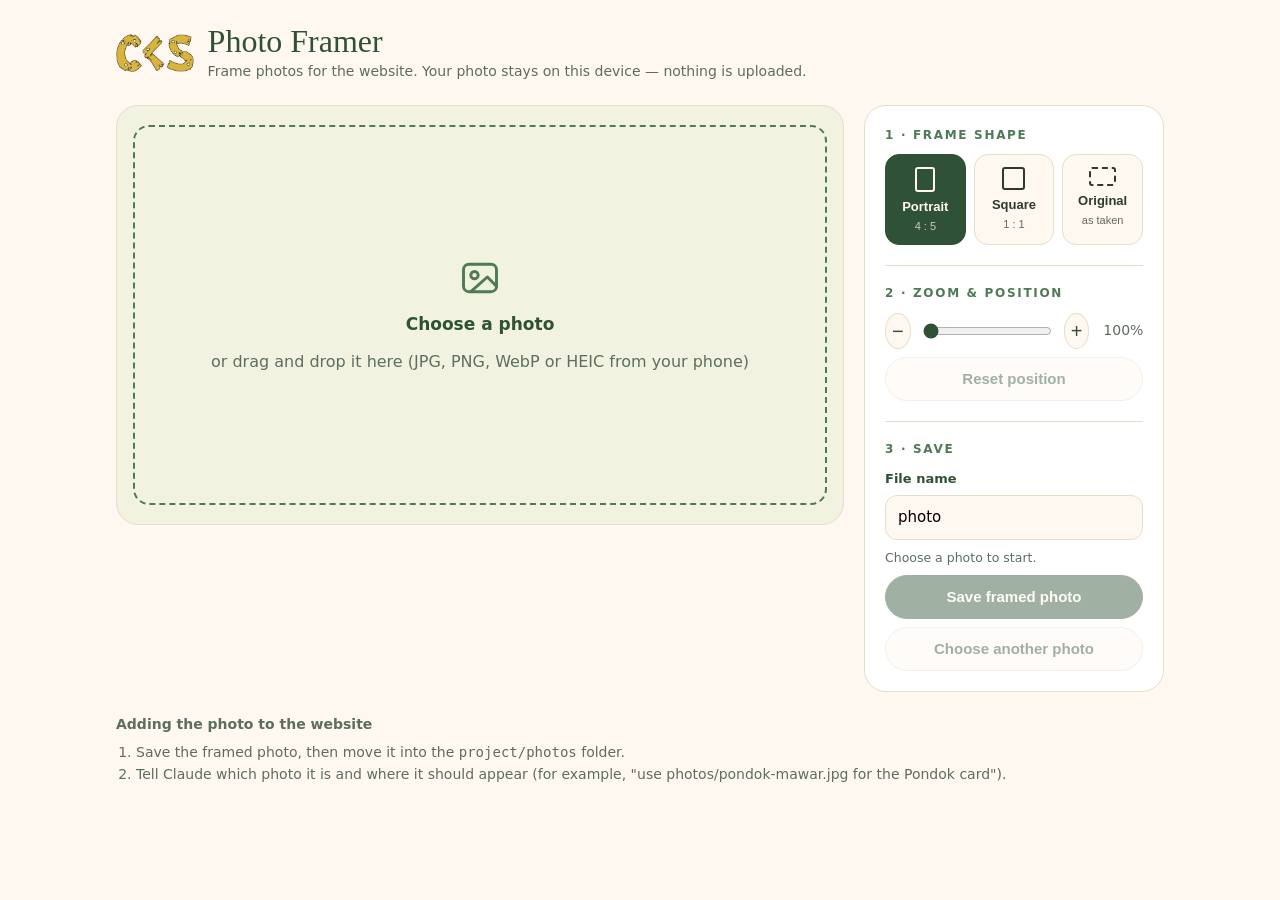
<file: photo-tool.html>
<!doctype html>
<html lang="en">
<head>
<meta charset="utf-8">
<meta http-equiv="Content-Security-Policy" content="default-src 'self'; script-src 'self' 'unsafe-inline'; style-src 'self' 'unsafe-inline' https://fonts.googleapis.com; font-src https://fonts.gstatic.com; img-src 'self' blob: data:; object-src 'none'; base-uri 'self'; form-action 'none'">
<meta name="referrer" content="strict-origin-when-cross-origin">
<meta name="viewport" content="width=device-width, initial-scale=1">
<meta name="robots" content="noindex, nofollow">
<title>Photo Framer — Chalet Keluarga Sakri</title>
<link rel="icon" href="brand/favicon.ico" sizes="any">
<link href="https://fonts.googleapis.com/css2?family=Fraunces:opsz,wght@9..144,400..600&amp;family=Inter:wght@400;500;600&amp;display=swap" rel="stylesheet">
<!--
  Photo framer for the website's photos. Everything happens in this browser tab:
  the photo is never uploaded anywhere. Choose a photo, pick a frame shape,
  zoom and drag it into place, then save the framed copy into project/photos.
-->
<style>
  :root{--cream:#FFF8F0; --sage:#F1F3E0; --forest:#2F5236; --moss:#4E7A55; --mint:#DCEBD3; --ink:#2C3B30; --ink-2:#5E6D61; --edge:#E3DFCB; --ease:cubic-bezier(.2,.7,.2,1)}
  *{box-sizing:border-box}
  [hidden]{display:none !important}
  body{margin:0; background:var(--cream); color:var(--ink); font:16px/1.55 Inter, system-ui, sans-serif}
  .wrap{max-width:1080px; margin:0 auto; padding:24px 16px 48px}
  header{display:flex; align-items:center; gap:14px; margin-bottom:22px}
  header img{height:38px; width:auto}
  h1{font-family:Fraunces, Georgia, serif; font-weight:500; font-size:clamp(24px,4vw,32px); color:var(--forest); margin:0; line-height:1.1}
  .sub{color:var(--ink-2); font-size:14px; margin:2px 0 0}
  .grid{display:grid; grid-template-columns:minmax(0,1fr) 300px; gap:20px; align-items:start}
  @media (max-width:820px){ .grid{grid-template-columns:minmax(0,1fr)} }

  /* stage */
  .stage-box{min-width:0; background:var(--sage); border:1px solid var(--edge); border-radius:22px; padding:16px; display:grid; place-items:center; min-height:420px}
  .stage{position:relative; width:100%; max-width:640px; max-height:70vh; border-radius:14px; overflow:hidden; background:#E8E5D5; touch-action:none; cursor:grab; box-shadow:0 18px 40px -24px rgba(47,82,54,.5)}
  .stage.dragging{cursor:grabbing}
  .stage canvas{display:block; width:100%; height:100%}
  .stage .grid3{position:absolute; inset:0; pointer-events:none; opacity:0; transition:opacity .3s;
    background:linear-gradient(to right, transparent 33.2%, rgba(255,255,255,.6) 33.3%, transparent 33.5%, transparent 66.5%, rgba(255,255,255,.6) 66.6%, transparent 66.8%),
               linear-gradient(to bottom, transparent 33.2%, rgba(255,255,255,.6) 33.3%, transparent 33.5%, transparent 66.5%, rgba(255,255,255,.6) 66.6%, transparent 66.8%)}
  .stage.dragging .grid3,.stage:hover .grid3{opacity:1}
  .drop{display:flex; flex-direction:column; align-items:center; justify-content:center; gap:12px; width:100%; min-height:380px; border:2px dashed var(--moss); border-radius:16px; color:var(--ink-2); text-align:center; padding:24px; cursor:pointer; transition:background .2s}
  .drop:hover,.drop.over{background:var(--mint)}
  .drop b{color:var(--forest); font-size:17px}
  .hint{font-size:13px; color:var(--ink-2); text-align:center; margin:10px 0 0}

  /* controls */
  .panel{background:#fff; border:1px solid var(--edge); border-radius:22px; padding:20px}
  .panel h2{font-size:12px; font-weight:600; letter-spacing:.14em; text-transform:uppercase; color:var(--moss); margin:0 0 10px}
  .panel section + section{margin-top:20px; padding-top:18px; border-top:1px solid var(--edge)}
  .shapes{display:grid; grid-template-columns:repeat(3,1fr); gap:8px}
  .shape{display:flex; flex-direction:column; align-items:center; gap:8px; padding:12px 6px; border-radius:14px; border:1.5px solid var(--edge); background:var(--cream); color:var(--ink); font:600 13px/1 Inter, sans-serif; cursor:pointer; transition:border-color .2s, background .2s}
  .shape:hover{border-color:var(--moss)}
  .shape[aria-pressed=true]{background:var(--forest); border-color:var(--forest); color:#FFF8F0}
  .shape i{display:block; border:2px solid currentColor; border-radius:3px}
  .shape small{font-weight:400; font-size:11px; opacity:.75}
  .zoom{display:flex; align-items:center; gap:10px}
  .zoom button{width:36px; height:36px; border-radius:50%; border:1.5px solid var(--edge); background:var(--cream); color:var(--forest); font-size:20px; line-height:1; cursor:pointer}
  .zoom button:hover{border-color:var(--moss); background:var(--mint)}
  .zoom input{flex:1; accent-color:var(--forest)}
  .zoom output{min-width:44px; text-align:right; font-variant-numeric:tabular-nums; font-size:14px; color:var(--ink-2)}
  label.lbl{display:block; font-size:13px; font-weight:600; color:var(--forest); margin:0 0 6px}
  input[type=text]{width:100%; padding:10px 12px; border-radius:12px; border:1.5px solid var(--edge); background:var(--cream); font:inherit; font-size:15px}
  input[type=text]:focus{outline:none; border-color:var(--moss)}
  .btn{display:inline-flex; align-items:center; justify-content:center; gap:8px; width:100%; padding:12px 16px; border-radius:999px; border:1.5px solid var(--forest); background:var(--forest); color:#FFF8F0; font:600 15px/1.2 Inter, sans-serif; cursor:pointer; transition:background .2s, transform .2s var(--ease)}
  .btn:hover{background:#244229; transform:translateY(-1px)}
  .btn.soft{background:var(--cream); color:var(--forest); border-color:var(--edge)}
  .btn.soft:hover{background:var(--mint); border-color:var(--moss)}
  .btn:disabled{opacity:.45; cursor:not-allowed; transform:none}
  .row{display:flex; gap:8px; margin-top:8px}
  .meta{font-size:12.5px; color:var(--ink-2); margin:8px 0 0}
  .meta.warn{color:#9A5B12}
  .done{display:none; margin-top:12px; padding:12px 14px; border-radius:14px; background:var(--mint); color:var(--forest); font-size:14px}
  .done.show{display:block}
  .help{margin-top:22px; font-size:14px; color:var(--ink-2)}
  .help ol{padding-left:20px; margin:6px 0 0}
  :focus-visible{outline:2px solid var(--moss); outline-offset:3px}
</style>
</head>
<body>
<div class="wrap">
  <header>
    <img src="brand/cks-mark-sm.png" alt="CKS" width="78" height="38">
    <div>
      <h1>Photo Framer</h1>
      <p class="sub">Frame photos for the website. Your photo stays on this device — nothing is uploaded.</p>
    </div>
  </header>

  <div class="grid">
    <div class="stage-box" id="stage-box">
      <label class="drop" id="drop" for="file">
        <svg width="44" height="44" viewBox="0 0 24 24" fill="none" stroke="#4E7A55" stroke-width="1.6" stroke-linecap="round" stroke-linejoin="round" aria-hidden="true"><rect x="3" y="5" width="18" height="15" rx="3"/><circle cx="9" cy="11" r="2"/><path d="m21 17-5-5-9 8"/></svg>
        <b>Choose a photo</b>
        <span>or drag and drop it here (JPG, PNG, WebP or HEIC from your phone)</span>
      </label>
      <div class="stage" id="stage" hidden tabindex="0" aria-label="Photo preview. Drag or use the arrow keys to move, plus and minus to zoom.">
        <canvas id="view"></canvas>
        <div class="grid3" aria-hidden="true"></div>
      </div>
      <p class="hint" id="hint" hidden>Drag to position · scroll, pinch or use the slider to zoom · arrow keys nudge</p>
    </div>

    <div class="panel">
      <input type="file" id="file" accept="image/*" hidden>
      <section>
        <h2>1 · Frame shape</h2>
        <div class="shapes" role="group" aria-label="Frame shape">
          <button type="button" class="shape" data-shape="portrait" aria-pressed="true"><i style="width:20px; height:25px"></i>Portrait<small>4 : 5</small></button>
          <button type="button" class="shape" data-shape="square" aria-pressed="false"><i style="width:23px; height:23px"></i>Square<small>1 : 1</small></button>
          <button type="button" class="shape" data-shape="original" aria-pressed="false"><i style="width:27px; height:19px; border-style:dashed"></i>Original<small id="orig-ratio">as taken</small></button>
        </div>
      </section>
      <section>
        <h2>2 · Zoom &amp; position</h2>
        <div class="zoom">
          <button type="button" id="zoom-out" aria-label="Zoom out">&minus;</button>
          <input type="range" id="zoom" min="1" max="4" step="0.01" value="1" aria-label="Zoom">
          <button type="button" id="zoom-in" aria-label="Zoom in">+</button>
          <output id="zoom-val">100%</output>
        </div>
        <div class="row"><button type="button" class="btn soft" id="reset" disabled>Reset position</button></div>
      </section>
      <section>
        <h2>3 · Save</h2>
        <label class="lbl" for="name">File name</label>
        <input type="text" id="name" value="photo" spellcheck="false" autocomplete="off">
        <p class="meta" id="out-size">Choose a photo to start.</p>
        <div class="row"><button type="button" class="btn" id="save" disabled>Save framed photo</button></div>
        <div class="row"><button type="button" class="btn soft" id="another" disabled>Choose another photo</button></div>
        <div class="done" id="done" role="status"></div>
      </section>
    </div>
  </div>

  <div class="help">
    <b>Adding the photo to the website</b>
    <ol>
      <li>Save the framed photo, then move it into the <code>project/photos</code> folder.</li>
      <li>Tell Claude which photo it is and where it should appear (for example, "use photos/pondok-mawar.jpg for the Pondok card").</li>
    </ol>
  </div>
</div>

<script>
(function () {
  'use strict';
  const $ = (s) => document.querySelector(s);
  const stage = $('#stage'), view = $('#view'), ctx = view.getContext('2d');
  const fileIn = $('#file'), drop = $('#drop'), zoomIn = $('#zoom'), zoomVal = $('#zoom-val');
  const SHAPES = { portrait: 4 / 5, square: 1 };
  const MAX_OUT = { portrait: [1200, 1500], square: [1400, 1400], original: 2000 }; // pixels
  const MAX_ZOOM = 4;

  let img = null, shape = 'portrait', zoom = 1, cx = 0.5, cy = 0.5, baseName = 'photo';
  // cx, cy: the point of the photo (0..1 of its width/height) shown at the frame centre

  function ratio() { return shape === 'original' ? img.naturalWidth / img.naturalHeight : SHAPES[shape]; }

  /* ---------- layout ---------- */
  function sizeStage() {
    if (!img) return;
    stage.style.width = '0px'; // let the box shrink to its column before measuring
    const box = $('#stage-box').getBoundingClientRect();
    const maxW = Math.min(640, box.width - 32), maxH = Math.min(window.innerHeight * 0.7, 640);
    let w = maxW, h = w / ratio();
    if (h > maxH) { h = maxH; w = h * ratio(); }
    stage.style.width = Math.round(w) + 'px';
    stage.style.height = Math.round(h) + 'px';
    const dpr = window.devicePixelRatio || 1;
    view.width = Math.round(w * dpr); view.height = Math.round(h * dpr);
    draw();
  }

  // scale (frame px per photo px) at the current zoom, for a frame of width fw
  function scaleFor(fw, fh) { return Math.max(fw / img.naturalWidth, fh / img.naturalHeight) * zoom; }

  // keep the photo covering the frame: no empty edges
  function clampCentre(fw, fh) {
    const s = scaleFor(fw, fh);
    const halfW = fw / 2 / (img.naturalWidth * s), halfH = fh / 2 / (img.naturalHeight * s);
    cx = Math.min(1 - halfW, Math.max(halfW, cx));
    cy = Math.min(1 - halfH, Math.max(halfH, cy));
  }

  function paint(c, fw, fh) {
    clampCentre(fw, fh);
    const s = scaleFor(fw, fh);
    const dw = img.naturalWidth * s, dh = img.naturalHeight * s;
    const x = fw / 2 - cx * dw, y = fh / 2 - cy * dh;
    c.imageSmoothingQuality = 'high';
    c.drawImage(img, x, y, dw, dh);
  }

  function draw() {
    if (!img) return;
    ctx.clearRect(0, 0, view.width, view.height);
    paint(ctx, view.width, view.height);
    zoomVal.textContent = Math.round(zoom * 100) + '%';
    zoomIn.value = zoom;
    const [ow, oh] = outSize();
    const small = Math.max(ow, oh) < 900;
    $('#out-size').textContent = 'Saves as ' + ow + ' × ' + oh + ' px JPG' + (small ? ' — low resolution: zoom out or use a larger original photo for a sharper result.' : '');
    $('#out-size').classList.toggle('warn', small);
  }

  /* ---------- output size: never upscale beyond the photo's own pixels ---------- */
  function outSize() {
    const r = ratio();
    // pixels of the original photo inside the frame
    const fw = 1000, fh = 1000 / r;
    const s = scaleFor(fw, fh);
    let w = fw / s, h = fh / s;
    let maxW, maxH;
    if (shape === 'original') { const m = MAX_OUT.original; if (r >= 1) { maxW = m; maxH = m / r; } else { maxH = m; maxW = m * r; } }
    else { [maxW, maxH] = MAX_OUT[shape]; }
    const k = Math.min(1, maxW / w, maxH / h);
    return [Math.round(w * k), Math.round(h * k)];
  }

  /* ---------- loading ---------- */
  function load(file) {
    if (!file || !/^image\//.test(file.type)) { if (file) alert('Please choose an image file (JPG, PNG or WebP).'); return; }
    const url = URL.createObjectURL(file);
    const im = new Image();
    im.onload = () => {
      if (img && img.src.startsWith('blob:')) URL.revokeObjectURL(img.src);
      img = im; zoom = 1; cx = cy = 0.5;
      baseName = file.name.replace(/\.[^.]+$/, '').toLowerCase().replace(/[^a-z0-9]+/g, '-').replace(/^-+|-+$/g, '') || 'photo';
      $('#name').value = baseName + '-' + shape;
      $('#orig-ratio').textContent = niceRatio(im.naturalWidth, im.naturalHeight);
      drop.hidden = true; stage.hidden = false; $('#hint').hidden = false;
      ['#save', '#another', '#reset'].forEach((s) => { $(s).disabled = false; });
      $('#done').classList.remove('show');
      sizeStage();
      stage.focus({ preventScroll: true });
    };
    im.onerror = () => { URL.revokeObjectURL(url); alert('This photo could not be opened. If it is HEIC from an iPhone, try exporting it as JPG first.'); };
    im.src = url;
  }
  function niceRatio(w, h) {
    const r = w / h, known = [[1, 1], [4, 3], [3, 4], [3, 2], [2, 3], [16, 9], [9, 16], [4, 5], [5, 4]];
    const k = known.find(([a, b]) => Math.abs(a / b - r) < 0.02);
    return k ? k[0] + ' : ' + k[1] : w + ' × ' + h;
  }

  fileIn.addEventListener('change', () => { load(fileIn.files[0]); fileIn.value = ''; });
  ['dragenter', 'dragover'].forEach((t) => document.addEventListener(t, (e) => { e.preventDefault(); drop.classList.add('over'); }));
  ['dragleave', 'drop'].forEach((t) => document.addEventListener(t, (e) => { e.preventDefault(); drop.classList.remove('over'); }));
  document.addEventListener('drop', (e) => load(e.dataTransfer.files[0]));
  $('#another').addEventListener('click', () => fileIn.click());

  /* ---------- frame shape ---------- */
  document.querySelectorAll('.shape').forEach((b) => b.addEventListener('click', () => {
    shape = b.dataset.shape;
    document.querySelectorAll('.shape').forEach((x) => x.setAttribute('aria-pressed', String(x === b)));
    $('#name').value = $('#name').value.replace(/-(portrait|square|original)$/, '') + '-' + shape;
    sizeStage();
  }));

  /* ---------- zoom ---------- */
  function setZoom(z, px, py) {
    if (!img) return;
    const fw = view.width, fh = view.height;
    const before = scaleFor(fw, fh);
    // keep the photo point under (px, py) fixed while zooming
    const ax = px == null ? fw / 2 : px, ay = py == null ? fh / 2 : py;
    const ux = cx + (ax - fw / 2) / (img.naturalWidth * before), uy = cy + (ay - fh / 2) / (img.naturalHeight * before);
    zoom = Math.min(MAX_ZOOM, Math.max(1, z));
    const after = scaleFor(fw, fh);
    cx = ux - (ax - fw / 2) / (img.naturalWidth * after);
    cy = uy - (ay - fh / 2) / (img.naturalHeight * after);
    draw();
  }
  zoomIn.addEventListener('input', () => setZoom(+zoomIn.value));
  $('#zoom-in').addEventListener('click', () => setZoom(zoom * 1.15));
  $('#zoom-out').addEventListener('click', () => setZoom(zoom / 1.15));
  stage.addEventListener('wheel', (e) => {
    e.preventDefault();
    const r = stage.getBoundingClientRect(), dpr = view.width / r.width;
    setZoom(zoom * Math.exp(-e.deltaY * 0.0015), (e.clientX - r.left) * dpr, (e.clientY - r.top) * dpr);
  }, { passive: false });

  /* ---------- drag (mouse, touch) and pinch ---------- */
  const pts = new Map();
  let last = null, pinch = null;
  stage.addEventListener('pointerdown', (e) => {
    stage.setPointerCapture(e.pointerId);
    pts.set(e.pointerId, { x: e.clientX, y: e.clientY });
    stage.classList.add('dragging');
    if (pts.size === 1) last = { x: e.clientX, y: e.clientY };
    if (pts.size === 2) { const [a, b] = [...pts.values()]; pinch = { d: Math.hypot(a.x - b.x, a.y - b.y), z: zoom }; }
  });
  stage.addEventListener('pointermove', (e) => {
    if (!pts.has(e.pointerId) || !img) return;
    pts.set(e.pointerId, { x: e.clientX, y: e.clientY });
    const r = stage.getBoundingClientRect(), dpr = view.width / r.width;
    if (pts.size === 2 && pinch) {
      const [a, b] = [...pts.values()];
      setZoom(pinch.z * Math.hypot(a.x - b.x, a.y - b.y) / pinch.d, ((a.x + b.x) / 2 - r.left) * dpr, ((a.y + b.y) / 2 - r.top) * dpr);
      return;
    }
    if (!last) return;
    const s = scaleFor(view.width, view.height);
    cx -= (e.clientX - last.x) * dpr / (img.naturalWidth * s);
    cy -= (e.clientY - last.y) * dpr / (img.naturalHeight * s);
    last = { x: e.clientX, y: e.clientY };
    draw();
  });
  function endPointer(e) {
    pts.delete(e.pointerId);
    if (pts.size < 2) pinch = null;
    if (pts.size === 1) { const p = [...pts.values()][0]; last = { x: p.x, y: p.y }; }
    if (pts.size === 0) { last = null; stage.classList.remove('dragging'); }
  }
  stage.addEventListener('pointerup', endPointer);
  stage.addEventListener('pointercancel', endPointer);

  stage.addEventListener('keydown', (e) => {
    if (!img) return;
    const s = scaleFor(view.width, view.height), step = 12 * (view.width / stage.clientWidth);
    const moves = { ArrowLeft: [-1, 0], ArrowRight: [1, 0], ArrowUp: [0, -1], ArrowDown: [0, 1] };
    if (moves[e.key]) {
      e.preventDefault();
      cx += moves[e.key][0] * step / (img.naturalWidth * s);
      cy += moves[e.key][1] * step / (img.naturalHeight * s);
      draw();
    } else if (e.key === '+' || e.key === '=') { setZoom(zoom * 1.15); }
    else if (e.key === '-' || e.key === '_') { setZoom(zoom / 1.15); }
  });

  $('#reset').addEventListener('click', () => { zoom = 1; cx = cy = 0.5; draw(); });

  /* ---------- save ---------- */
  $('#save').addEventListener('click', () => {
    if (!img) return;
    const [ow, oh] = outSize();
    const out = document.createElement('canvas');
    out.width = ow; out.height = oh;
    const c = out.getContext('2d');
    c.fillStyle = '#ffffff'; c.fillRect(0, 0, ow, oh); // transparent PNGs get a white background
    paint(c, ow, oh);
    const name = ($('#name').value.trim().toLowerCase().replace(/[^a-z0-9-_]+/g, '-').replace(/^-+|-+$/g, '') || 'photo') + '.jpg';
    out.toBlob((blob) => {
      const a = document.createElement('a');
      a.href = URL.createObjectURL(blob);
      a.download = name;
      document.body.appendChild(a); a.click(); a.remove();
      setTimeout(() => URL.revokeObjectURL(a.href), 4000);
      const done = $('#done');
      done.textContent = 'Saved ' + name + ' (' + ow + ' × ' + oh + ' px, ' + Math.round(blob.size / 1024) + ' KB). Move it into the project/photos folder.';
      done.classList.add('show');
    }, 'image/jpeg', 0.86);
  });

  window.addEventListener('resize', sizeStage);
  window.__framer = { load: load, state: () => ({ shape, zoom, cx, cy, out: img ? outSize() : null }) };
})();
</script>
</body>
</html>
</file>
<file: site.css>
/* Chalet Keluarga Sakri — shared look: pastel nature (sage, moss, sand, river, blossom). */
:root{
  color-scheme:light;
  --cream:#FFF8F0;   /* main colour 1: warm cream */
  --paper:#F1F3E0;   /* main colour 2: soft sage */
  --mint:#DCEBD3;    /* sage */
  --white:#FFFFFF;   /* cards and controls */
  --deep:#F1F3E0;    /* footer, feature panels */
  --leaf:#4E7A55;    /* accent: moss green */
  --leaf-2:#8DB48F;
  --leaf-3:#D5E8CF;
  --forest:#23402B;  /* headings */
  --ink:#2C3B30;     /* body text */
  --ink-2:#5E6D61;   /* secondary text */
  --on-accent:#FFFFFF;
  --river:#A9D3DF;
  --river-2:#5F9FB2;
  --sun:#D8B53D;     /* CKS logo yellow */
  --blush:#F3D3C2;
  --wood:#B86B4B;
  --line:#DDD8C3;
  --shadow-sm:0 1px 2px rgba(35,64,43,.06), 0 2px 8px -2px rgba(35,64,43,.10);
  --shadow-md:0 2px 4px rgba(35,64,43,.05), 0 18px 40px -18px rgba(35,64,43,.30);
  --shadow-lg:0 30px 70px -28px rgba(35,64,43,.40);
  --round:'Fraunces', Georgia, 'Times New Roman', serif;
  --body:'Inter', system-ui, -apple-system, 'Segoe UI', sans-serif;
  --hand:'Fraunces', Georgia, serif;
  --bounce:cubic-bezier(.2,.7,.2,1);
  --ease:cubic-bezier(.2,.7,.2,1);
  --pop:cubic-bezier(.34,1.56,.64,1);
  --coral:#FF6B4A;
  --teal:#2EC4B6;
  --pink:#F06C9B;
  /* pastels */
  --p-peach:#F6D9C6; --p-mint:#D3EACB; --p-sky:#CFE5EC; --p-lav:#E3DDF0; --p-butter:#F5E8B8; --p-pink:#F4D6DC;
  --radius:18px;
}
*{box-sizing:border-box}
html{scroll-behavior:smooth; -webkit-text-size-adjust:100%}
body{margin:0; background:var(--cream); color:var(--ink); font-family:var(--body); font-size:16px; line-height:1.65; -webkit-font-smoothing:antialiased; -moz-osx-font-smoothing:grayscale}
a{color:inherit; text-decoration:none}
button,input,select,textarea{font:inherit; color:inherit}
img{display:block; max-width:100%}
:focus-visible{outline:2px solid var(--leaf); outline-offset:3px; border-radius:8px}
::selection{background:var(--leaf); color:var(--on-accent)}

.page{width:100%; overflow-x:clip; background:var(--cream); min-height:100vh}
.wrap{max-width:1180px; margin:0 auto; padding:0 clamp(16px,4vw,32px)}
.center{text-align:center}
.center .lede{margin-left:auto; margin-right:auto}
section{padding:clamp(64px,9vw,112px) 0}
h1,h2,h3{font-family:var(--round); font-weight:500; color:var(--forest); margin:0; font-optical-sizing:auto; letter-spacing:-.015em}
h1{font-size:clamp(38px,5.4vw,64px); line-height:1.05; letter-spacing:-.025em}
h2{font-size:clamp(30px,3.8vw,44px); line-height:1.12; margin:10px 0 14px}
h3{font-size:21px; line-height:1.25}
.kicker{font-family:var(--body); font-size:12.5px; font-weight:600; letter-spacing:.16em; text-transform:uppercase; color:#7A5A12; background:rgba(255,255,255,.75); padding:7px 13px; border-radius:999px; display:inline-flex; align-items:center; gap:10px}
.kicker svg{width:16px; height:16px}
.lede{font-size:17.5px; color:var(--ink-2); max-width:580px; margin:0}
.hand{font-family:var(--hand); font-style:italic; font-weight:400; color:var(--leaf)}
.muted{color:var(--ink-2)}
.small{font-size:14px}
.bg-paper{background:var(--paper)}
.bg-mint{background:var(--mint)}
.link{color:var(--leaf); font-weight:600; text-decoration:underline; text-decoration-thickness:1px; text-underline-offset:4px}
.link:hover{color:var(--forest)}

/* ---------- buttons ---------- */
.btn{display:inline-flex; align-items:center; justify-content:center; gap:10px; padding:13px 24px; border-radius:999px; font-family:var(--body); font-weight:600; font-size:15.5px; line-height:1.2; border:1.5px solid var(--line); color:var(--forest); cursor:pointer; transition:transform .25s var(--ease), box-shadow .25s, background .2s, border-color .2s, color .2s; background:var(--white); text-align:center; letter-spacing:.005em}
.btn:hover{transform:translateY(-1px); box-shadow:var(--shadow-sm); border-color:var(--leaf-2)}
.btn:active{transform:translateY(0) scale(.985)}
.btn svg{transition:transform .25s var(--ease)}
.btn:hover svg{transform:translateX(2px)}
.btn-main{background:var(--leaf); border-color:var(--leaf); color:var(--on-accent)}
.btn-main:hover{background:var(--forest); border-color:var(--forest); box-shadow:0 10px 24px -10px rgba(0,0,0,.45)}
.btn-soft{background:var(--white)}
.btn-sun{background:var(--sun); border-color:var(--sun); color:var(--on-accent)}
.btn-sun:hover{background:#F0C46A; border-color:#F0C46A}
.btn-ghost{background:rgba(255,255,255,.12); color:#fff; border-color:rgba(255,255,255,.5); backdrop-filter:blur(6px); -webkit-backdrop-filter:blur(6px)}
.btn-ghost:hover{background:rgba(255,255,255,.22); border-color:#fff}
.btn-small{padding:10px 18px; font-size:14.5px}
.actions{display:flex; flex-wrap:wrap; gap:14px; justify-content:center}

.pill{display:inline-flex; align-items:center; gap:8px; padding:7px 14px; background:var(--white); border:1px solid var(--line); border-radius:999px; font-size:13.5px; font-weight:500; color:var(--ink-2)}
.pills{display:flex; flex-wrap:wrap; gap:10px}

/* ---------- reveal on scroll ---------- */
.pop-in{opacity:0; transform:translateY(26px) scale(.94); transition:opacity .7s var(--ease), transform .8s var(--pop)}
.pop-in.in{opacity:1; transform:none}

/* ---------- header ---------- */
.site-header{position:sticky; top:0; z-index:50; background:rgba(255,248,240,.88); backdrop-filter:saturate(1.4) blur(14px); -webkit-backdrop-filter:saturate(1.4) blur(14px); border-bottom:1px solid transparent; transition:border-color .3s, background .3s}
.site-header.scrolled{border-bottom-color:var(--line); background:rgba(255,248,240,.97)}
.nav{display:flex; align-items:center; justify-content:space-between; gap:16px; height:72px}
.logo{display:flex; align-items:center; gap:10px; font-family:var(--round); font-weight:500; font-size:20px; letter-spacing:-.01em; color:var(--forest); white-space:nowrap}
.logo-mark{height:36px; width:auto; flex:0 0 auto; transition:transform .4s var(--ease)}
.logo:hover .logo-mark{transform:rotate(-4deg) scale(1.05)}
.logo-words{display:flex; flex-direction:column; line-height:1.05; font-family:'Quicksand', var(--body); font-weight:400; letter-spacing:.04em}
.logo-words .lw-1{font-size:15px; color:var(--forest)}
.logo-words .lw-2{font-size:12px; color:var(--ink-2); letter-spacing:.12em}
.logo-words b{font-weight:700}
.lw-1 b,.lw-2 b{font-weight:700}
.tagline{font-family:'Allura', cursive; font-size:24px; color:var(--leaf); line-height:1}
.links{display:flex; align-items:center; gap:2px}
.links a.nl{position:relative; padding:8px 14px; font-weight:500; font-size:14.5px; color:var(--ink-2); transition:color .2s}
.links a.nl::after{content:''; position:absolute; left:14px; right:14px; bottom:3px; height:1.5px; background:var(--leaf); transform:scaleX(0); transform-origin:left; transition:transform .3s var(--ease)}
.links a.nl:hover,.links a.nl.on{color:var(--forest)}
.links a.nl:hover::after,.links a.nl.on::after{transform:scaleX(1)}
.links .btn{padding:10px 20px; font-size:14.5px; margin-left:10px}
.lang-switch{display:inline-flex; padding:3px; border-radius:999px; border:1.5px solid var(--line); background:var(--white); margin-left:8px}
.lang-switch button{border:none; background:transparent; color:var(--ink-2); font:600 12.5px/1 var(--body); letter-spacing:.06em; padding:8px 10px; border-radius:999px; cursor:pointer; transition:background .2s, color .2s}
.lang-switch button:hover{color:var(--forest)}
.lang-switch button[aria-pressed=true]{background:var(--sun); color:#23402B}
.menu-lang{margin-top:18px}
.menu-lang .lang-switch{margin-left:0}
@media (max-width:560px){ .links .lang-switch{display:none} }
.menu-btn{width:44px; height:44px; margin-left:6px; border-radius:50%; border:1.5px solid var(--line); background:var(--white); display:grid; place-items:center; cursor:pointer; transition:border-color .2s, box-shadow .2s}
.menu-btn:hover{border-color:var(--leaf-2); box-shadow:var(--shadow-sm)}
@media (max-width:900px){ .links a.nl{display:none} }
@media (max-width:440px){ .logo-words .lw-1{font-size:13px} .logo-words .lw-2{font-size:11px} .logo-mark{height:30px} .links .btn{padding:9px 14px; font-size:13.5px} }
@media (max-width:360px){ .logo-words{display:none} }

.menu-overlay{position:fixed; inset:0; z-index:60; background:rgba(0,0,0,.55); backdrop-filter:blur(2px); opacity:0; visibility:hidden; transition:opacity .3s, visibility 0s linear .3s}
.menu-overlay.open{opacity:1; visibility:visible; transition:opacity .3s}
.menu-sheet{position:fixed; top:0; right:0; bottom:0; z-index:70; width:min(400px, 100%); background:var(--cream); box-shadow:var(--shadow-lg); padding:24px 28px; overflow-y:auto; transform:translateX(100%); visibility:hidden; transition:transform .45s var(--ease), visibility 0s linear .45s}
.menu-sheet.open{transform:none; visibility:visible; transition:transform .45s var(--ease)}
.menu-top{display:flex; justify-content:space-between; align-items:center; margin-bottom:18px}
.menu-top .hand{font-family:var(--body); font-style:normal; font-size:12.5px!important; font-weight:600; letter-spacing:.16em; text-transform:uppercase; color:var(--ink-2)}
.menu-close{width:42px; height:42px; border-radius:50%; border:1.5px solid var(--line); background:var(--white); display:grid; place-items:center; cursor:pointer; transition:transform .3s var(--ease), border-color .2s}
.menu-close:hover{transform:rotate(90deg); border-color:var(--leaf-2)}
.menu-group{font-family:var(--body); font-size:11.5px; font-weight:600; letter-spacing:.16em; text-transform:uppercase; color:var(--leaf); margin:18px 0 6px}
.menu-link{display:flex; align-items:center; gap:14px; padding:10px 12px; margin:0 -12px; border-radius:12px; font-family:var(--round); font-weight:400; font-size:20px; color:var(--forest); transition:background .2s, transform .3s var(--ease)}
.menu-link:hover{background:var(--mint); transform:translateX(3px)}
.menu-link.on{background:var(--mint)}
.menu-ic{width:36px; height:36px; border-radius:10px; background:var(--white); border:1px solid var(--line); display:grid; place-items:center; flex:0 0 auto}
.menu-foot{margin-top:22px; padding-top:18px; border-top:1px solid var(--line); font-size:14px; color:var(--ink-2)}
.menu-foot a{color:var(--leaf); font-weight:600}

/* ---------- page top banner ---------- */
.page-hero{position:relative; background:var(--mint); padding:clamp(60px,8vw,96px) 0 clamp(76px,9vw,116px); overflow:hidden}
.page-hero h1{margin:12px 0 16px}
.page-hero .lede{font-size:18px}
.doodle{display:none}
.page-hero .hills{position:absolute; left:0; right:0; bottom:-1px; width:100%; height:clamp(36px,5vw,60px); display:block}
@keyframes spin{to{transform:rotate(360deg)}}
@keyframes drift{from{transform:translateX(-20px)}to{transform:translateX(30px)}}
@keyframes sway{50%{transform:translateY(-10px) rotate(14deg)}}

/* ---------- wave dividers ---------- */
.divider{display:block; width:100%; height:48px}

/* ---------- cards ---------- */
.card{background:var(--white); border:1px solid var(--line); border-radius:var(--radius); padding:clamp(20px,3vw,30px)}
.card-strong{background:var(--white); border:1px solid var(--line); border-radius:22px; padding:clamp(22px,3.4vw,36px); box-shadow:var(--shadow-md)}

/* photo cards (formerly polaroids) */
.polaroids{display:grid; grid-template-columns:repeat(3,1fr); gap:clamp(18px,2.4vw,28px); text-align:left}
.polaroids.four{grid-template-columns:repeat(4,1fr)}
.polaroid{margin:0; background:var(--white); padding:0; border:1px solid var(--line); border-radius:var(--radius); overflow:hidden; box-shadow:var(--shadow-sm); position:relative; transition:transform .4s var(--ease), box-shadow .4s, opacity .8s var(--ease); font:inherit; color:inherit; text-align:left; cursor:default}
button.polaroid{cursor:zoom-in; width:100%}
.polaroid.pop-in{transform:translateY(18px)}
.polaroid.pop-in.in{transform:none}
.polaroid:hover,.polaroid.pop-in.in:hover{transform:translateY(-4px); box-shadow:var(--shadow-md); z-index:2}
.polaroid img,.polaroid .ph{width:100%; aspect-ratio:4/3; object-fit:cover; background:var(--paper) center/cover; transition:transform .8s var(--ease)}
.polaroid:hover img{transform:scale(1.04)}
.polaroid figcaption,.polaroid .cap{font-family:var(--round); font-size:19px; font-weight:500; color:var(--forest); text-align:left; padding:16px 18px 18px; margin:0; line-height:1.25}
.polaroid figcaption::first-letter,.polaroid .cap::first-letter{text-transform:uppercase}
.polaroid small{display:block; font-family:var(--body); font-size:14px; color:var(--ink-2); font-weight:400; margin-top:6px; line-height:1.5}
@media (max-width:960px){ .polaroids.four{grid-template-columns:repeat(2,1fr)} }
@media (max-width:860px){ .polaroids{grid-template-columns:repeat(2,1fr)} }
@media (max-width:520px){ .polaroids,.polaroids.four{grid-template-columns:1fr; max-width:420px; margin-left:auto; margin-right:auto} }

.heart{position:absolute; right:14px; top:14px; width:36px; height:36px; display:grid; place-items:center; border-radius:50%; background:rgba(255,255,255,.92); border:none; padding:0; cursor:pointer; box-shadow:var(--shadow-sm); transition:transform .25s var(--ease)}
.heart:hover{transform:scale(1.08)}
.heart path{fill:none; stroke:var(--wood); stroke-width:2; transition:fill .2s}
.heart[aria-pressed=true] path{fill:var(--wood)}
.heart.pop{animation:pop .4s var(--ease)}
@keyframes pop{40%{transform:scale(1.25)}}

/* stay cards */
.stays{display:grid; grid-template-columns:repeat(3,1fr); gap:24px}
.stay{background:var(--white); border:1px solid var(--line); border-radius:22px; padding:10px; display:flex; flex-direction:column; position:relative; text-align:left; transition:transform .4s var(--ease), border-color .3s, box-shadow .4s, opacity .8s var(--ease)}
.stay:hover,.stay.pop-in.in:hover{transform:translateY(-4px); box-shadow:var(--shadow-md)}
.stay.picked{border-color:var(--leaf); box-shadow:0 0 0 1px var(--leaf), var(--shadow-md)}
.stay-img{border-radius:15px; overflow:hidden; aspect-ratio:4/3; background:var(--paper)}
.stay-img img,.stay-img .ph{width:100%; height:100%; object-fit:cover; background:center/cover; transition:transform .9s var(--ease)}
.stay:hover .stay-img img,.stay:hover .stay-img .ph{transform:scale(1.05)}
.sticker{position:absolute; top:22px; left:22px; padding:7px 12px; border-radius:999px; background:var(--white)!important; color:var(--forest); font-family:var(--body); line-height:1; box-shadow:var(--shadow-sm); z-index:2}
.sticker > div{display:flex; align-items:baseline; gap:5px}
.sticker b{font-size:15px; font-weight:700}
.sticker small{font-size:11.5px; font-weight:500; color:var(--ink-2)}
.stay-body{padding:18px 12px 10px; display:flex; flex-direction:column; flex:1}
.stay h3{font-size:25px}
.stay-who{font-size:13px; font-weight:600; letter-spacing:.08em; text-transform:uppercase; color:var(--leaf); margin:4px 0 12px}
.ticks{list-style:none; padding:0; margin:0 0 22px; display:grid; gap:8px; font-size:14.5px; color:var(--ink-2)}
.ticks li{display:flex; gap:10px; align-items:flex-start; line-height:1.5}
.ticks li::before{content:''; flex:0 0 16px; height:16px; margin-top:3px; background:url("data:image/svg+xml,%3Csvg xmlns='http://www.w3.org/2000/svg' viewBox='0 0 24 24' fill='none' stroke='%23F2EEE4' stroke-width='2.4' stroke-linecap='round' stroke-linejoin='round'%3E%3Cpath d='M5 12.5l4.5 4.5L19 7.5'/%3E%3C/svg%3E") center/contain no-repeat}
.stay .btn{margin-top:auto; font-size:15px; padding:12px 18px}
.stay.picked .btn{background:var(--leaf); border-color:var(--leaf); color:var(--on-accent)}
@media (max-width:900px){ .stays{grid-template-columns:1fr; max-width:480px; margin-left:auto; margin-right:auto} }

/* good-to-know cards */
.round-block{border-radius:clamp(20px,3vw,32px); margin:0 clamp(8px,2vw,24px)}
.know{display:grid; grid-template-columns:repeat(3,1fr); gap:18px}
.know-card{background:var(--white); border-radius:var(--radius); padding:26px; border:1px solid var(--line); text-align:left; transition:box-shadow .3s, transform .3s var(--ease)}
.know-card:hover{box-shadow:var(--shadow-md); transform:translateY(-2px)}
.know-ic{width:48px; height:48px; border-radius:14px; background:var(--mint); display:grid; place-items:center; margin-bottom:16px}
.know-card h3{font-size:20px; margin-bottom:6px}
.know-card p{margin:0; font-size:15px; color:var(--ink-2)}
.know-card a{color:var(--leaf); font-weight:600; text-decoration:underline; text-underline-offset:3px}
@media (max-width:860px){ .know{grid-template-columns:1fr} }

/* ---------- forms ---------- */
.field{margin-bottom:18px}
.label{display:block; font-family:var(--body); font-weight:600; font-size:13.5px; color:var(--forest); margin-bottom:8px; letter-spacing:.01em}
.chips{display:grid; grid-template-columns:repeat(4,1fr); gap:8px}
.chip{display:flex; flex-direction:column; align-items:center; justify-content:center; gap:6px; padding:12px 6px; border-radius:12px; border:1.5px solid var(--line); background:var(--white); cursor:pointer; font-weight:600; font-size:13px; line-height:1.2; color:var(--ink-2); transition:border-color .2s, background .2s, color .2s, box-shadow .2s}
.chip:hover{border-color:var(--leaf-2)}
.chip[aria-checked=true]{border-color:var(--leaf); background:var(--mint); color:var(--forest); box-shadow:0 0 0 1px var(--leaf)}
@keyframes hop{40%{transform:translateY(-4px)}}
@media (max-width:440px){ .chips{grid-template-columns:repeat(2,1fr)} }
.input{width:100%; padding:12px 14px; border-radius:12px; border:1.5px solid var(--line); background:var(--white); font-size:15.5px; transition:border-color .2s, box-shadow .2s}
.input:hover{border-color:#56705F}
.input:focus{outline:none; border-color:var(--leaf); box-shadow:0 0 0 4px rgba(242,238,228,.14)}
select.input{appearance:none; -webkit-appearance:none; padding-right:40px; background:var(--white) url("data:image/svg+xml,%3Csvg xmlns='http://www.w3.org/2000/svg' viewBox='0 0 24 24' fill='none' stroke='%23C3CEC5' stroke-width='2' stroke-linecap='round' stroke-linejoin='round'%3E%3Cpath d='M6 9l6 6 6-6'/%3E%3C/svg%3E") right 14px center/16px no-repeat; cursor:pointer}
.row2{display:grid; grid-template-columns:1fr 1fr; gap:12px}
@media (max-width:440px){ .row2{grid-template-columns:1fr} }
.guests{display:flex; align-items:center; gap:12px; flex-wrap:wrap}
.step{width:40px; height:40px; border-radius:50%; border:1.5px solid var(--line); background:var(--white); font-size:20px; font-weight:500; cursor:pointer; line-height:1; color:var(--forest); transition:border-color .2s, background .2s}
.step:hover{border-color:var(--leaf); background:var(--mint)}
.step:active{transform:scale(.94)}
.step:disabled{opacity:.4; cursor:not-allowed; background:var(--white); border-color:var(--line)}
.people{display:flex; align-items:flex-end; gap:2px; min-height:30px; flex:1 1 120px; flex-wrap:wrap}
.person{animation:hop .45s var(--ease)}
.count{font-family:var(--body); font-weight:600; font-size:16px; color:var(--forest); min-width:82px; text-align:center; font-variant-numeric:tabular-nums}
.msg{font-weight:500; font-size:14.5px; margin:0 0 12px}
.msg:empty{display:none}
.msg.err{color:#FFA48C}
.msg.ok{color:var(--leaf)}

/* ---------- filter pills ---------- */
.filters{display:flex; flex-wrap:wrap; justify-content:center; gap:8px}
.filter{padding:9px 18px; border-radius:999px; border:1.5px solid var(--line); background:var(--white); font-family:var(--body); font-weight:500; font-size:14.5px; color:var(--ink-2); cursor:pointer; transition:background .2s, border-color .2s, color .2s}
.filter:hover{border-color:var(--leaf-2); color:var(--forest)}
.filter.on{background:var(--leaf); border-color:var(--leaf); color:var(--on-accent)}

/* round icon buttons */
.round-btn{width:46px; height:46px; border-radius:50%; border:1.5px solid var(--line); background:var(--white); display:grid; place-items:center; cursor:pointer; transition:border-color .2s, box-shadow .2s, transform .2s var(--ease)}
.round-btn:hover{border-color:var(--leaf-2); box-shadow:var(--shadow-sm)}

/* ---------- footer ---------- */
.site-footer{color:var(--ink); border-top:1px solid var(--line); margin-top:0}
.site-footer .hills{display:none}
.foot-body{background:var(--deep); padding:clamp(40px,6vw,64px) 0 34px}
.foot-top{display:grid; grid-template-columns:1.4fr 1fr 1fr; gap:30px; padding:0 0 36px}
.foot-brand img{width:150px; height:auto; display:block; margin-bottom:12px}
.foot-brand .lw-1{font-family:'Quicksand', var(--body); font-size:19px; color:var(--forest); letter-spacing:.04em}
.foot-brand .lw-2{font-family:'Quicksand', var(--body); font-size:15px; color:var(--ink-2); letter-spacing:.14em; margin-top:2px}
.foot-brand .tagline{font-size:23px; margin-top:10px; white-space:nowrap}
.foot-hello{font-family:var(--round); font-style:italic; font-weight:400; color:#fff; font-size:clamp(28px,3.4vw,38px); line-height:1.1; letter-spacing:-.01em}
.foot-about{font-size:14.5px; opacity:.8; margin:14px 0 0; max-width:340px}
.foot-col h4{font-family:var(--body); font-weight:600; font-size:12px; letter-spacing:.16em; text-transform:uppercase; margin:0 0 14px; color:var(--leaf)}
.foot-col a{display:block; padding:4px 0; font-weight:400; font-size:15px; opacity:.8; transition:opacity .2s}
.foot-col a:hover{opacity:1}
.foot-bottom{border-top:1px solid rgba(35,64,43,.15); padding-top:22px; font-size:13px; opacity:.65; display:flex; justify-content:space-between; gap:12px; flex-wrap:wrap}
@media (max-width:760px){ .foot-top{grid-template-columns:1fr 1fr} .foot-top > :first-child{grid-column:1 / -1} }

/* ---------- celebration leaves (used on successful actions) ---------- */
.leaf-fx{position:fixed; z-index:200; pointer-events:none; width:18px; height:18px; margin:-9px 0 0 -9px; animation:fall 1.6s ease-in forwards}
@keyframes fall{
  0%{transform:translate(0,0) rotate(0) scale(.4); opacity:0}
  15%{opacity:1; transform:translate(calc(var(--dx) * .2),-18px) rotate(40deg) scale(1)}
  100%{transform:translate(var(--dx), 120px) rotate(var(--rot)) scale(.9); opacity:0}
}

@media (prefers-reduced-motion:reduce){
  html{scroll-behavior:auto}
  *,*::before,*::after{animation:none!important; transition-duration:.01ms!important}
  .pop-in{opacity:1; transform:none; transition:none}
}


/* =========================================================================
   Colour moods: dark (default), light and sun.
   Add class="theme-light" or "theme-sun" to a section; "theme-dark" brings
   the dark green back inside a light section (e.g. a panel).
   ========================================================================= */
.theme-light{
  --cream:#FFF8F0; --paper:#F1F3E0; --mint:#E4F0E1; --white:#FFFFFF; --deep:#1E3226;
  --leaf:#1E3226; --leaf-2:#6E9B78; --leaf-3:#D5E6D6; --forest:#14261A;
  --ink:#22302A; --ink-2:#55635A; --on-accent:#FFFFFF; --line:#E3DCCB;
  --shadow-sm:0 1px 2px rgba(30,50,38,.06), 0 2px 8px -2px rgba(30,50,38,.10);
  --shadow-md:0 2px 4px rgba(30,50,38,.05), 0 18px 40px -18px rgba(30,50,38,.32);
  --shadow-lg:0 30px 70px -28px rgba(30,50,38,.42);
  background:var(--cream); color:var(--ink); color-scheme:light;
}
.theme-light.bg-paper{background:var(--paper)}
.theme-light .kicker{color:#9A6B00}
.theme-light [stroke="#F2EEE4"]{stroke:#1E3226}
.theme-light [fill="#F2EEE4"]{fill:#1E3226}
.theme-light .ticks li::before{background-image:url("data:image/svg+xml,%3Csvg xmlns='http://www.w3.org/2000/svg' viewBox='0 0 24 24' fill='none' stroke='%232E8B57' stroke-width='2.6' stroke-linecap='round' stroke-linejoin='round'%3E%3Cpath d='M5 12.5l4.5 4.5L19 7.5'/%3E%3C/svg%3E")}
.theme-light select.input{background-image:url("data:image/svg+xml,%3Csvg xmlns='http://www.w3.org/2000/svg' viewBox='0 0 24 24' fill='none' stroke='%2355635A' stroke-width='2' stroke-linecap='round' stroke-linejoin='round'%3E%3Cpath d='M6 9l6 6 6-6'/%3E%3C/svg%3E")}

.theme-dark{
  --cream:#F1F3E0; --paper:#F1F3E0; --mint:#C6DDBA; --white:#FFFFFF; --deep:#CFE2C4;
  --leaf:#4E7A55; --leaf-2:#8DB48F; --leaf-3:#D5E8CF; --forest:#23402B;
  --ink:#2C3B30; --ink-2:#55665A; --on-accent:#FFFFFF; --line:#C3D8B8;
  color:var(--ink); color-scheme:light;
}
.theme-dark .kicker{color:#7A5A12}
.theme-dark [stroke="#F2EEE4"]{stroke:#2F5236}
.theme-dark [fill="#F2EEE4"]{fill:#2F5236}

.theme-sun{
  --forest:#14261A; --ink:#1F2A22; --ink-2:#3F3A1C; --line:rgba(20,38,26,.22); --white:#FFF6D6;
  background:var(--sun) radial-gradient(circle at 12% 20%, rgba(255,255,255,.35) 0 2px, transparent 3px) 0 0/26px 26px;
  color:var(--ink); color-scheme:light;
}
.theme-sun .kicker{color:#5A4200}
.theme-sun [stroke="#F2EEE4"]{stroke:#1E3226}

/* =========================================================================
   Pop: lively hovers, stickers and the "Ada soalan?" card
   ========================================================================= */
.stay,.know-card,.polaroid,.card-strong{transition:transform .45s var(--pop), box-shadow .45s var(--ease), border-color .3s, opacity .7s var(--ease)}
.stay:hover,.stay.pop-in.in:hover,.polaroid:hover,.polaroid.pop-in.in:hover,.know-card:hover{transform:translateY(-8px) rotate(-.6deg); box-shadow:8px 10px 0 var(--sun), var(--shadow-md)}
.stays .stay:nth-child(3n+1):hover{box-shadow:8px 10px 0 #FFB08C, var(--shadow-md)}
.stays .stay:nth-child(3n+2):hover{box-shadow:8px 10px 0 #B6A4F2, var(--shadow-md)}
.stays .stay:nth-child(3n):hover{box-shadow:8px 10px 0 #8FD3AA, var(--shadow-md)}
.btn{transition:transform .35s var(--pop), box-shadow .25s, background .2s, border-color .2s, color .2s}
.btn:hover{transform:translateY(-2px) scale(1.03)}
.btn:active{transform:scale(.97)}

.sticker-pop{position:absolute; z-index:3; display:inline-flex; align-items:center; gap:8px; padding:9px 15px; border-radius:999px; font:700 13.5px/1 var(--body); color:#14261A; box-shadow:0 12px 24px -10px rgba(0,0,0,.5); animation:bob 4s ease-in-out infinite; white-space:nowrap}
.sticker-pop i{width:8px; height:8px; border-radius:50%; background:currentColor; opacity:.55}
.sticker-pop.s-coral{background:var(--p-peach)}
.sticker-pop.s-teal{background:var(--p-mint)}
.sticker-pop.s-sun{background:var(--sun)}
.sticker-pop.s-pink{background:var(--p-lav)}
@keyframes bob{0%,100%{transform:translateY(0) rotate(var(--r,0deg))}50%{transform:translateY(-9px) rotate(var(--r,0deg))}}

.pop-card{position:fixed; left:20px; bottom:20px; z-index:95; width:min(330px, calc(100% - 40px)); background:linear-gradient(160deg, #FFF6E9, #F3EEFF); color:#22302A; border-radius:22px; padding:20px 20px 18px; box-shadow:0 30px 60px -20px rgba(0,0,0,.55), 0 0 0 4px var(--p-lav), 0 0 0 8px var(--p-butter); transform:translateY(30px) scale(.6); transform-origin:15% 100%; opacity:0; visibility:hidden; transition:transform .55s var(--pop), opacity .3s, visibility 0s linear .55s}
.pop-card.show{transform:none; opacity:1; visibility:visible; transition:transform .55s var(--pop), opacity .3s}
.pop-card .pop-logo{height:34px; width:auto; margin-bottom:10px}
.pop-card b{display:block; font-family:var(--round); font-weight:500; font-size:22px; color:#14261A; margin-bottom:4px}
.pop-card p{margin:0 0 14px; font-size:14.5px; color:#55635A}
.pop-card .btn{background:#1F8F55; border-color:#1F8F55; color:#fff}
.pop-card .btn:hover{background:#18784A; border-color:#18784A}
.pop-x{position:absolute; top:12px; right:12px; width:32px; height:32px; border-radius:50%; border:none; background:#EFE8D6; color:#14261A; display:grid; place-items:center; cursor:pointer; transition:transform .3s var(--pop)}
.pop-x:hover{transform:rotate(90deg) scale(1.08)}
@media (max-width:560px){ .pop-card{left:12px; right:12px; bottom:12px; width:auto} }
@media (prefers-reduced-motion:reduce){ .sticker-pop{animation:none} }


/* =========================================================================
   Pastel section tints (use with .theme-light): p-peach, p-mint, p-sky,
   p-lav, p-butter, p-pink
   ========================================================================= */
.theme-light.p-peach{--cream:#FFF8F0; --line:#EFE2D2}
.theme-light.p-mint{--cream:#F1F3E0; --line:#DCE0C4}
.theme-light.p-sky{--cream:#F1F3E0; --line:#DCE0C4}
.theme-light.p-lav{--cream:#FFF8F0; --line:#EFE2D2}
.theme-light.p-butter{--cream:#FFF8F0; --line:#EFE2D2}
.theme-light.p-pink{--cream:#FFF8F0; --line:#EFE2D2}

/* section labels become little pills */
.theme-light .kicker{background:#fff; color:#7A5200; padding:7px 13px; border-radius:999px; box-shadow:0 2px 0 rgba(20,38,26,.06)}
.theme-light .center .kicker,.theme-light .kicker{margin-bottom:2px}

/* stay cards in pastel */
.theme-light .stays .stay{border-color:transparent}
.theme-light .stays .stay:nth-child(3n+1){background:var(--p-peach)}
.theme-light .stays .stay:nth-child(3n+2){background:var(--p-lav)}
.theme-light .stays .stay:nth-child(3n){background:var(--p-mint)}
.theme-light .stays .stay .cap-tag{background:#fff; border-color:transparent}
.theme-light .stays .stay .price-row{border-bottom-color:rgba(20,38,26,.12)}
.theme-light .stays .stay .btn-soft{background:#fff; border-color:transparent}

/* pastel pills */
.theme-light .pill{border-color:transparent}
.theme-light .pills .pill:nth-child(4n+1){background:var(--p-peach)}
.theme-light .pills .pill:nth-child(4n+2){background:var(--p-mint)}
.theme-light .pills .pill:nth-child(4n+3){background:var(--p-sky)}
.theme-light .pills .pill:nth-child(4n){background:var(--p-lav)}

/* photo cards on pastel get a soft tinted frame */
.theme-light .polaroids .polaroid:nth-child(4n+1){border-color:var(--p-peach)}
.theme-light .polaroids .polaroid:nth-child(4n+2){border-color:var(--p-mint)}
.theme-light .polaroids .polaroid:nth-child(4n+3){border-color:var(--p-sky)}
.theme-light .polaroids .polaroid:nth-child(4n){border-color:var(--p-lav)}
.theme-light .polaroid{border-width:3px}


/* =========================================================================
   Pastel nature base
   ========================================================================= */
/* icons drawn in cream for the old dark theme now draw in moss */
[stroke="#F2EEE4"]{stroke:#2F5236}
[fill="#F2EEE4"]{fill:#2F5236}
.c-time [stroke],.lb [stroke],.map-tools [stroke]{stroke:currentColor}
/* soft leafy background wash on the main page sections */
body{background:var(--cream)}
.page-hero{background:#F1F3E0}
.foot-body{background:#F1F3E0}
.menu-sheet{background:#FFF8F0}


/* =========================================================================
   Forest & nature layer: gentle reveals, soft hovers, floating leaves,
   Book Now button and nature dividers. All motion is off for
   prefers-reduced-motion.
   ========================================================================= */
/* gentle scroll reveal (replaces the bouncy pop) */
.pop-in{opacity:0; transform:translateY(22px); transition:opacity .9s var(--ease), transform .9s var(--ease)}
.pop-in.in{opacity:1; transform:none}
.polaroid.pop-in{transform:translateY(22px)}
.polaroid.pop-in.in{transform:none}

/* soft hover for chalet and facility cards */
.stay,.polaroid,.know-card,.fact,.counter{transition:transform .6s var(--ease), box-shadow .6s var(--ease), border-color .4s, opacity .9s var(--ease)}
.stay:hover,.stay.pop-in.in:hover,.polaroid:hover,.polaroid.pop-in.in:hover,.know-card:hover,
.stays .stay:nth-child(3n+1):hover,.stays .stay:nth-child(3n+2):hover,.stays .stay:nth-child(3n):hover{
  transform:translateY(-6px); box-shadow:0 22px 40px -22px rgba(47,82,54,.45), 0 0 0 1px rgba(78,122,85,.18)}
/* image zoom */
.stay-img img,.polaroid img,.tile img,.collage img,.detail .ph img{transition:transform 1.4s var(--ease)}
.stay:hover .stay-img img,.polaroid:hover img{transform:scale(1.06)}
.btn:hover{transform:translateY(-2px)}
.sticker-pop{animation-duration:7s}

/* nature dividers between sections */
.nature-divider{display:block; width:100%; height:clamp(34px,5vw,64px); margin:0}

/* floating Book Now / WhatsApp button */
.fab-book{position:fixed; right:20px; bottom:20px; z-index:90; display:inline-flex; align-items:center; gap:10px; padding:13px 20px 13px 16px; border-radius:999px;
  background:#2F5236; color:#FFF8F0; font-weight:600; font-size:15px; box-shadow:0 16px 32px -14px rgba(47,82,54,.65);
  transform:translateY(110px); opacity:0; pointer-events:none; transition:transform .6s var(--ease), opacity .4s, background .25s}
.fab-book.show{transform:none; opacity:1; pointer-events:auto}
.fab-book:hover{background:#244229}
.fab-book .dot{width:30px; height:30px; border-radius:50%; background:#4E7A55; display:grid; place-items:center}
.fab-book .dot::after{content:''; position:absolute; width:30px; height:30px; border-radius:50%; box-shadow:0 0 0 0 rgba(141,180,143,.6); animation:fabPulse 3.2s ease-out infinite}
@keyframes fabPulse{70%{box-shadow:0 0 0 12px rgba(141,180,143,0)}100%{box-shadow:0 0 0 0 rgba(141,180,143,0)}}
@media (max-width:560px){ .fab-book{right:14px; bottom:14px; padding:12px 16px 12px 12px; font-size:14px} .pop-card{bottom:84px} }

@media (prefers-reduced-motion:reduce){
  .fab-book,.fab-book .dot::after{transition:none; animation:none}
}

/* =========================================================================
   Two-tone palette (60/30/10): cream #FFF8F0, sage #F1F3E0, forest #2F5236,
   logo yellow only for stars and small labels, light mint #DCEBD3 for hover.
   The pastel accents are retired; the property map keeps its own colours.
   ========================================================================= */
:root{--p-peach:#FFFFFF; --p-mint:#FFFFFF; --p-sky:#FFFFFF; --p-lav:#FFFFFF; --p-butter:#FFFFFF; --p-pink:#FFFFFF; --hover-mint:#DCEBD3; --edge:#E3DFCB}
.facts .fact{background:#fff!important; border:1px solid var(--edge)!important}
.facts .fact b{color:#2F5236!important}
.facts .fact:hover,.counter:hover{background:var(--hover-mint)!important}
.tile .t-cat{background:#FFF8F0!important; color:#2F5236!important}
.theme-light .stays .stay{background:#fff!important; border:1px solid var(--edge)!important}
.theme-light .stays .stay:hover{border-color:#8DB48F!important}
.theme-light .stays .stay .cap-tag{background:#F1F3E0}
.theme-light .stays .stay .btn-soft{background:#FFF8F0; border-color:var(--edge)}
.theme-light .stays .stay .btn-soft:hover{background:var(--hover-mint); border-color:#8DB48F}
.theme-light .pills .pill{background:#fff!important; border:1px solid var(--edge)!important}
.theme-light .pills .pill:hover{background:var(--hover-mint)!important}
.theme-light .polaroids .polaroid{border:1px solid var(--edge)!important}
.sticker-pop.s-coral,.sticker-pop.s-teal,.sticker-pop.s-pink{background:#FFF8F0; color:#2F5236; border:1px solid var(--edge)}
.sticker-pop i{background:#4E7A55; opacity:1}
.pop-card{background:#FFF8F0!important; box-shadow:0 30px 60px -20px rgba(47,82,54,.45), 0 0 0 1px var(--edge)!important}
.pop-x{background:#F1F3E0}
</file>
